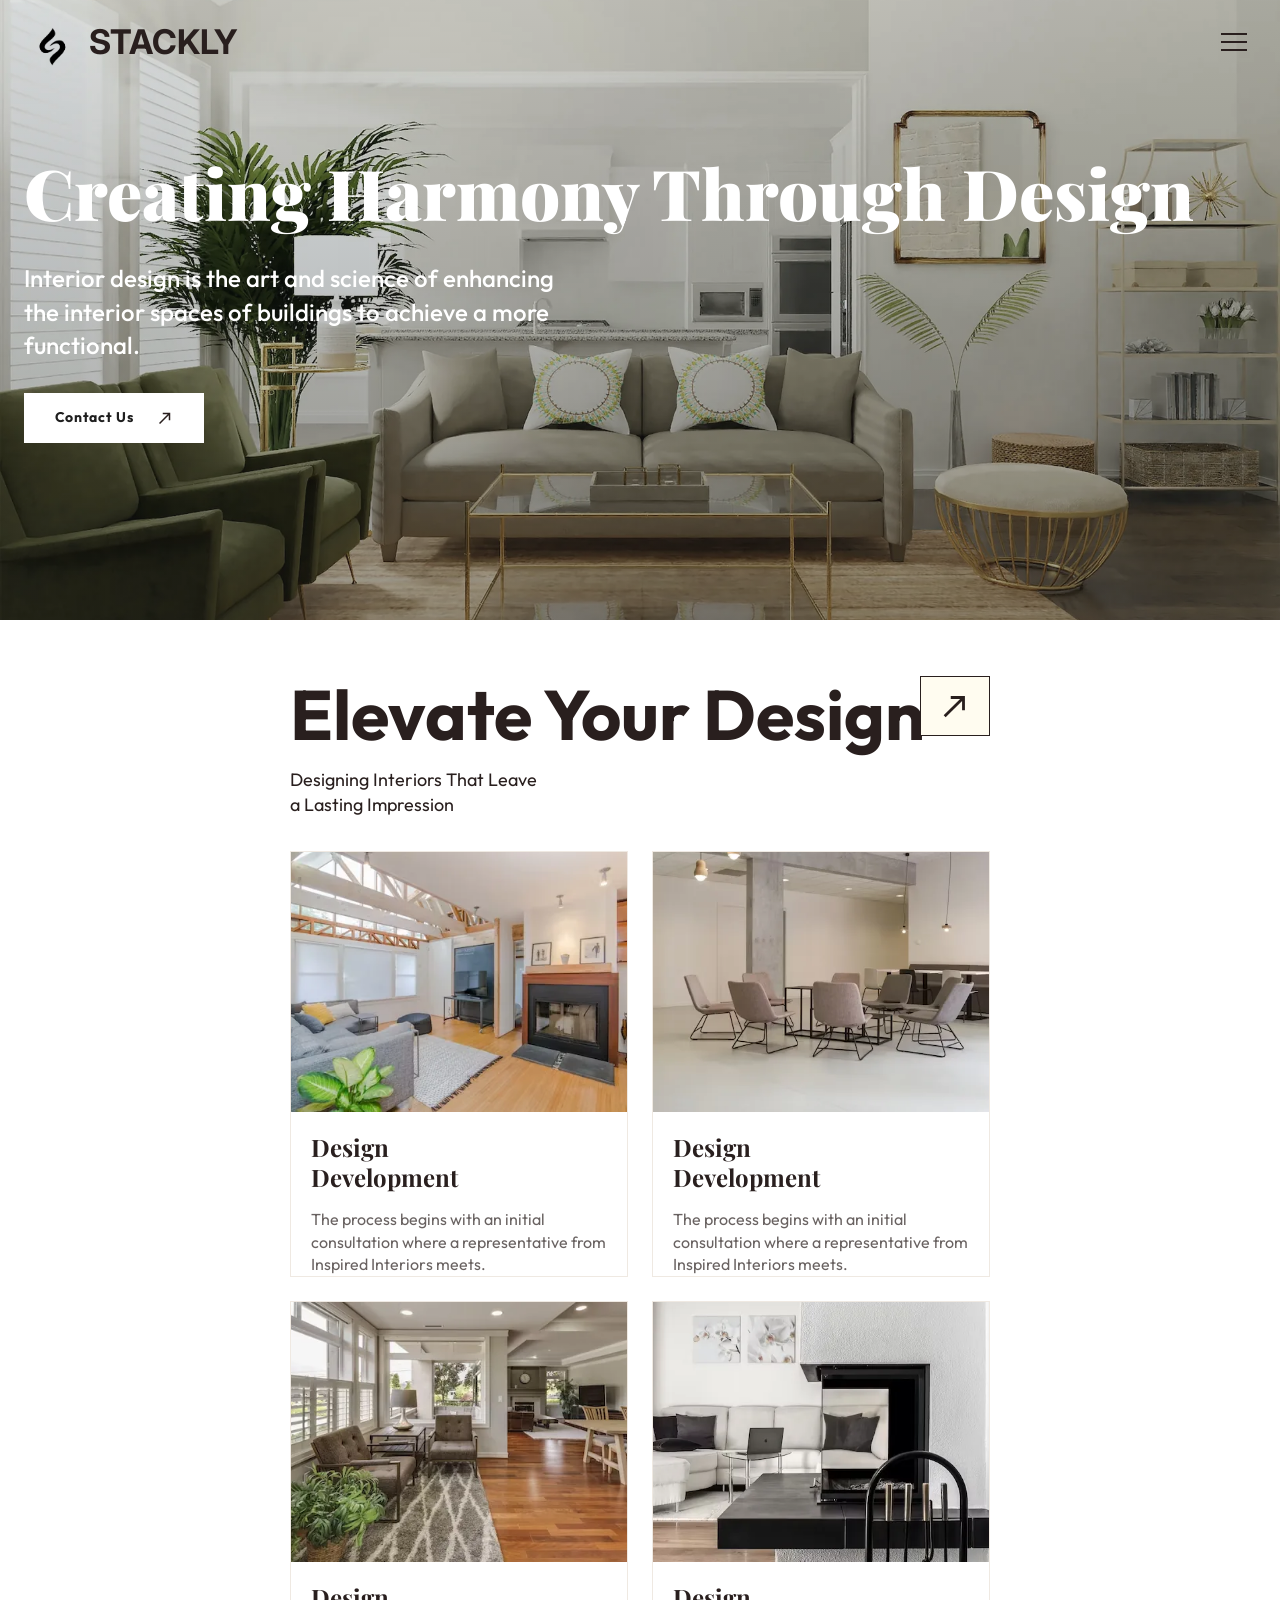
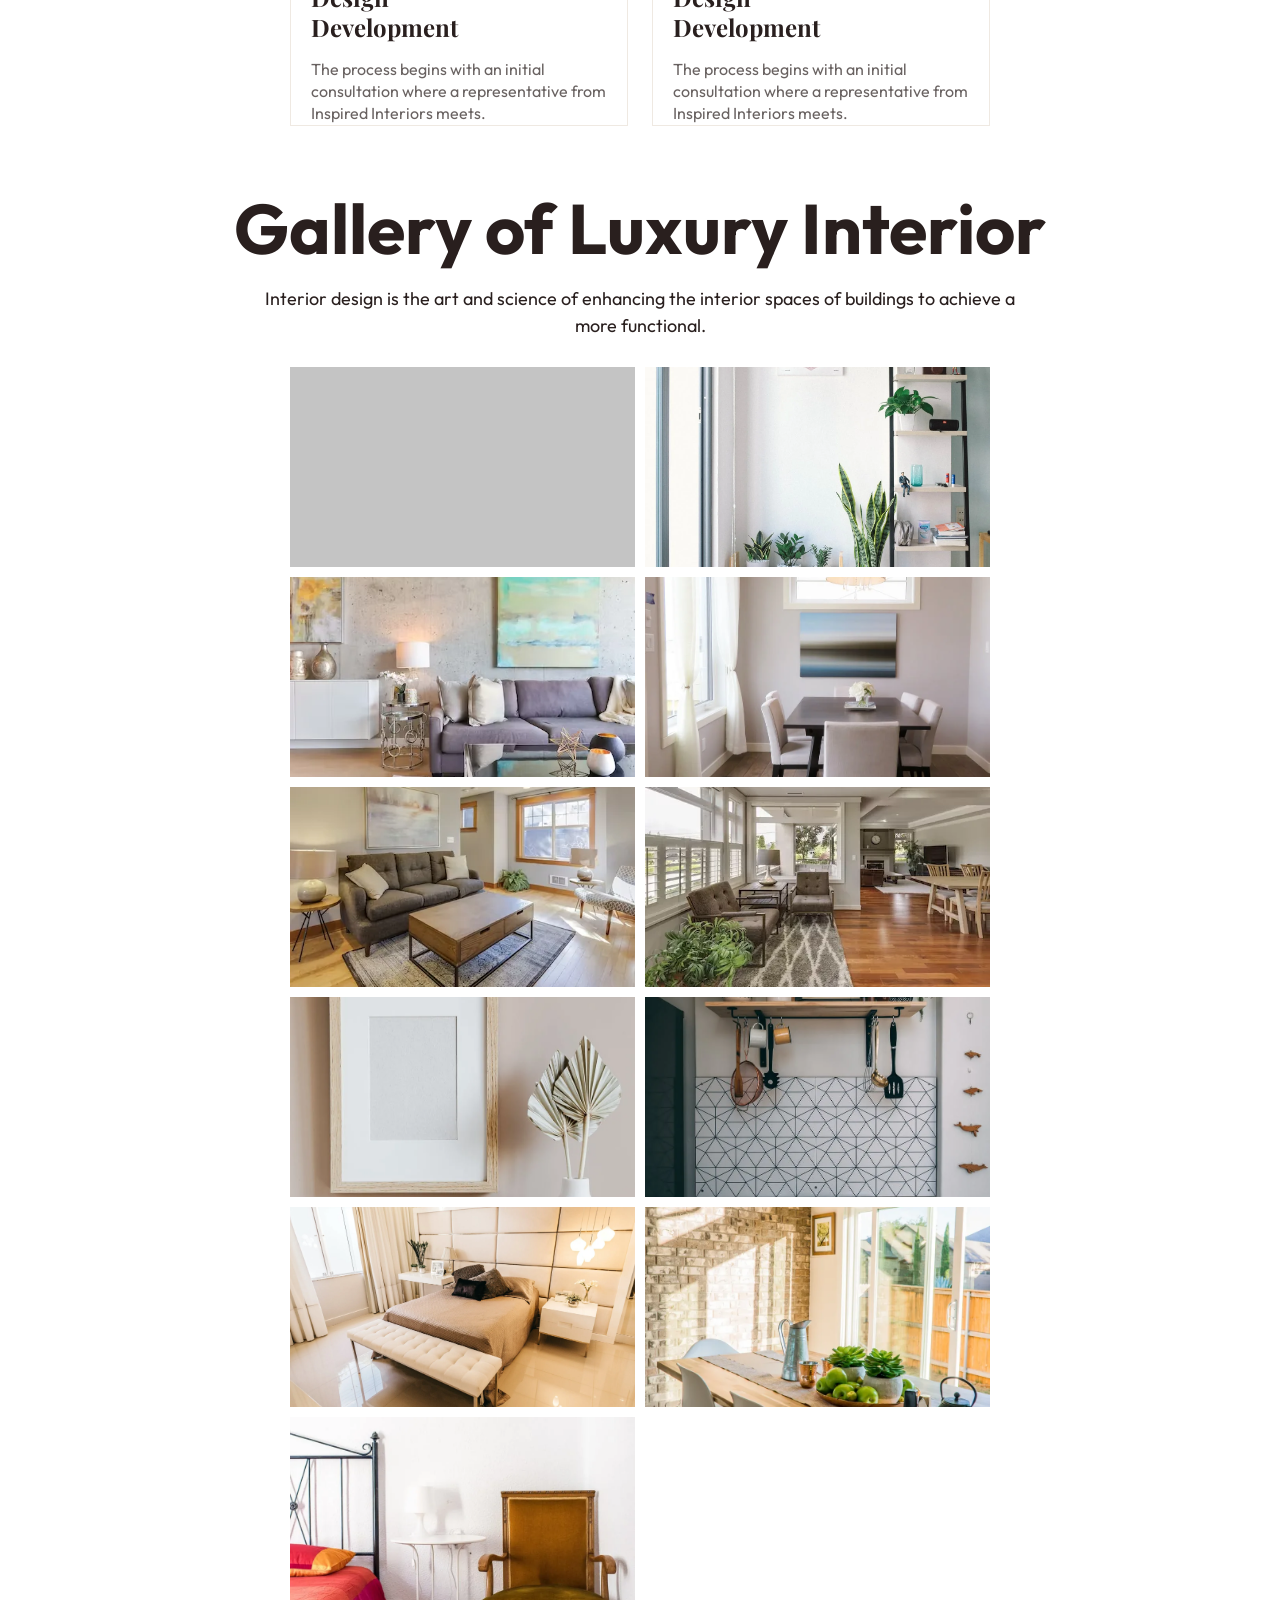
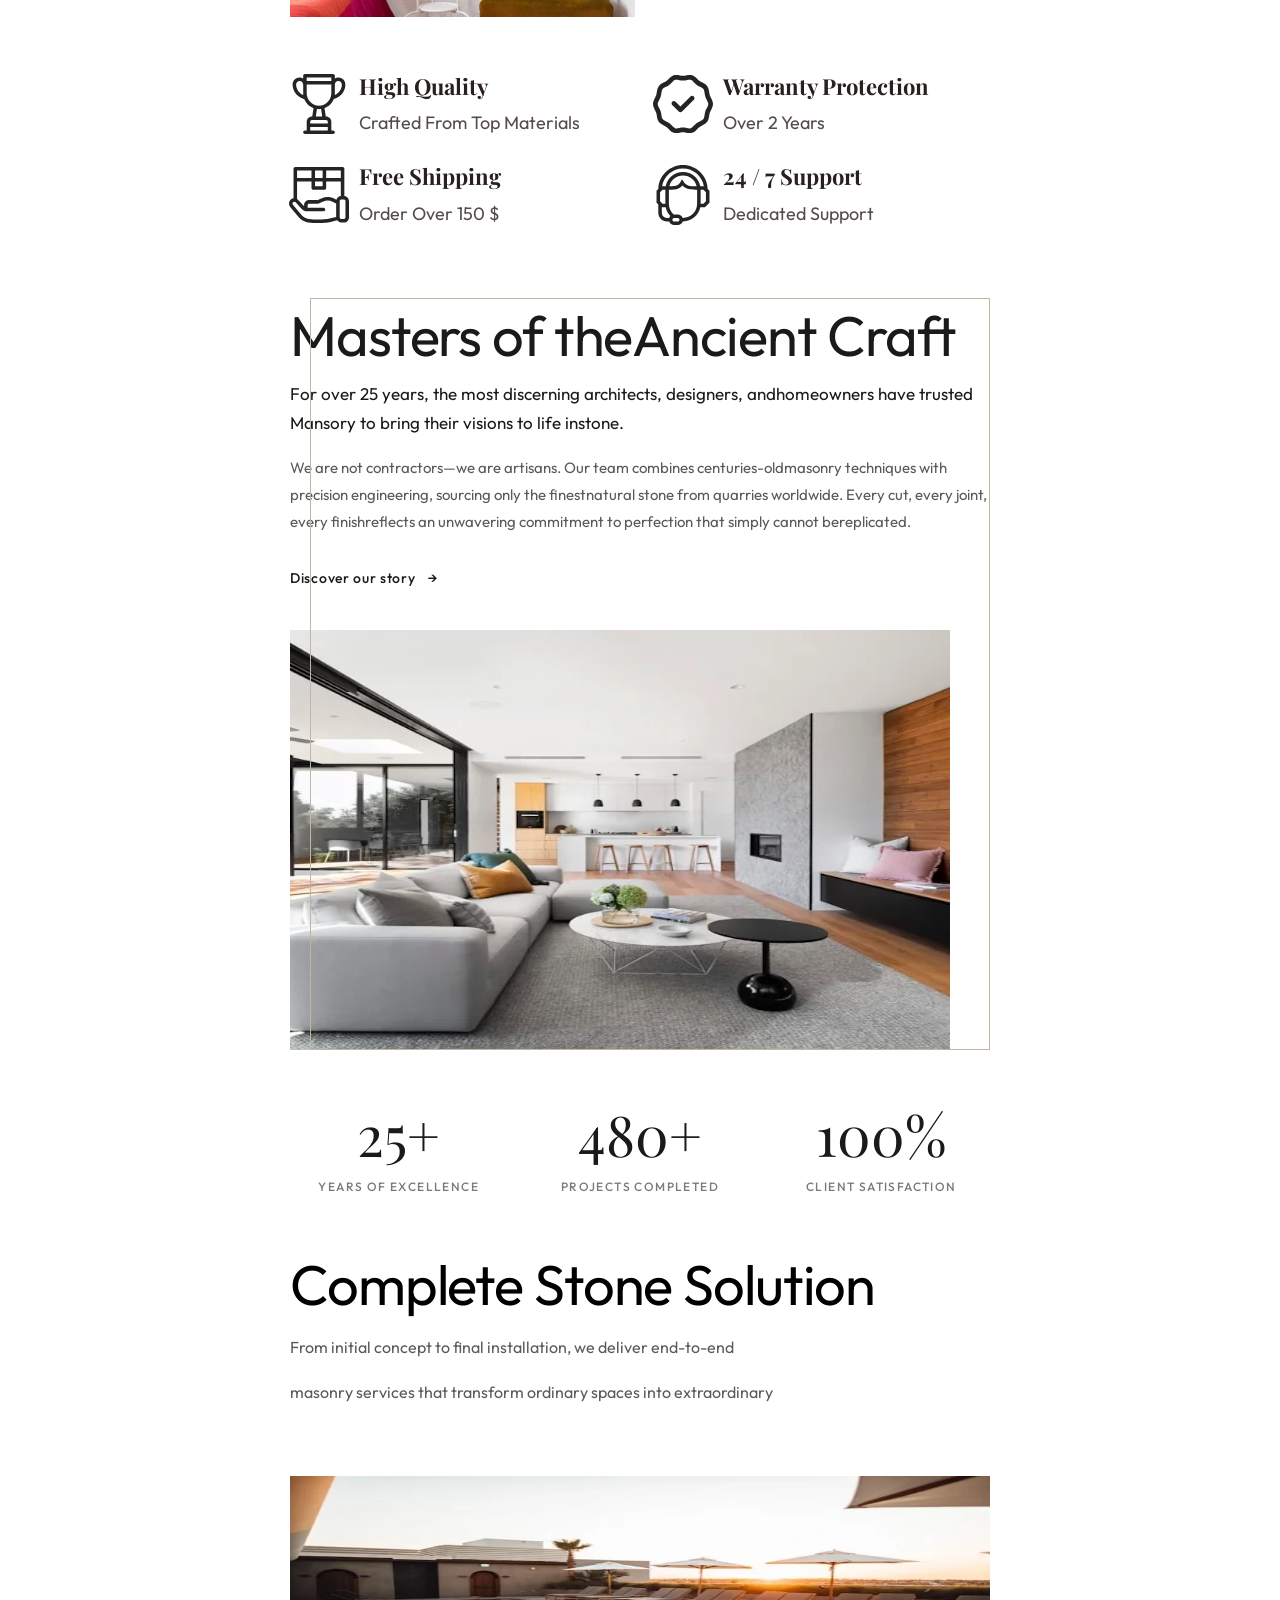
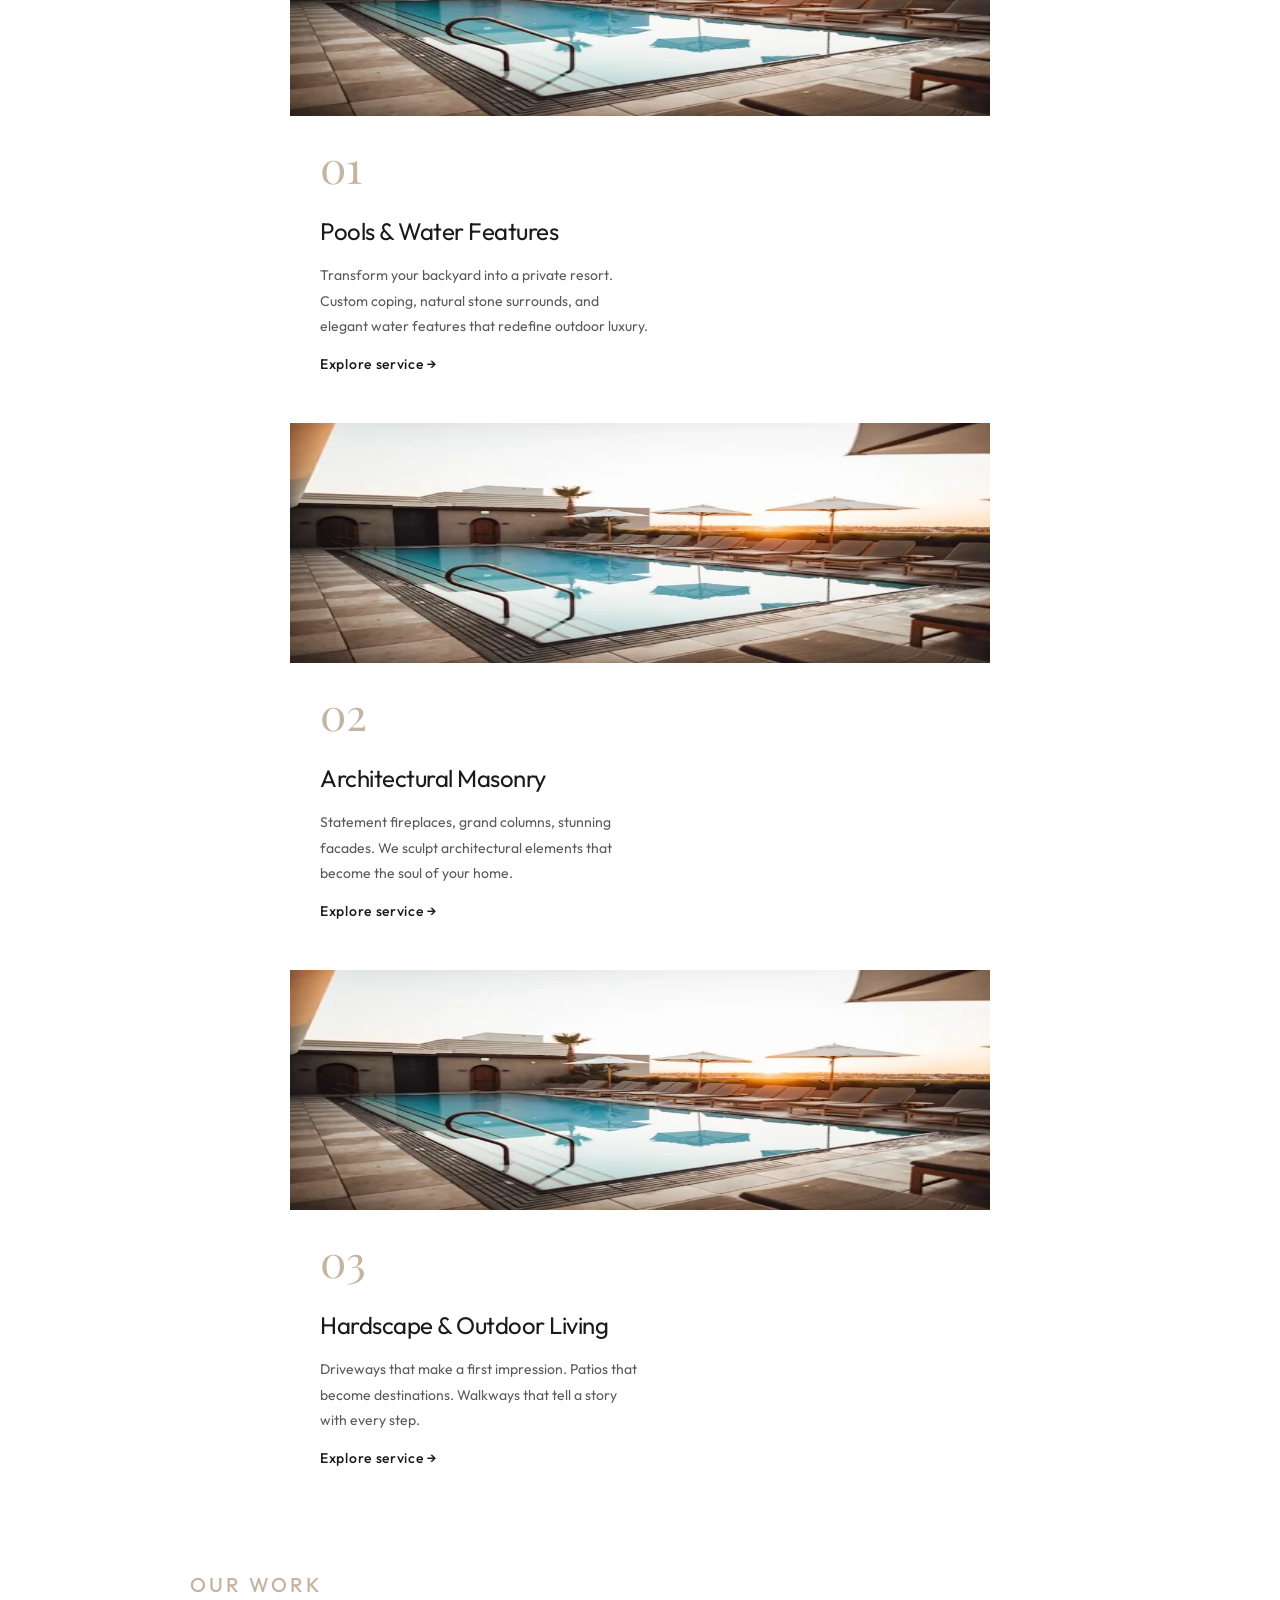
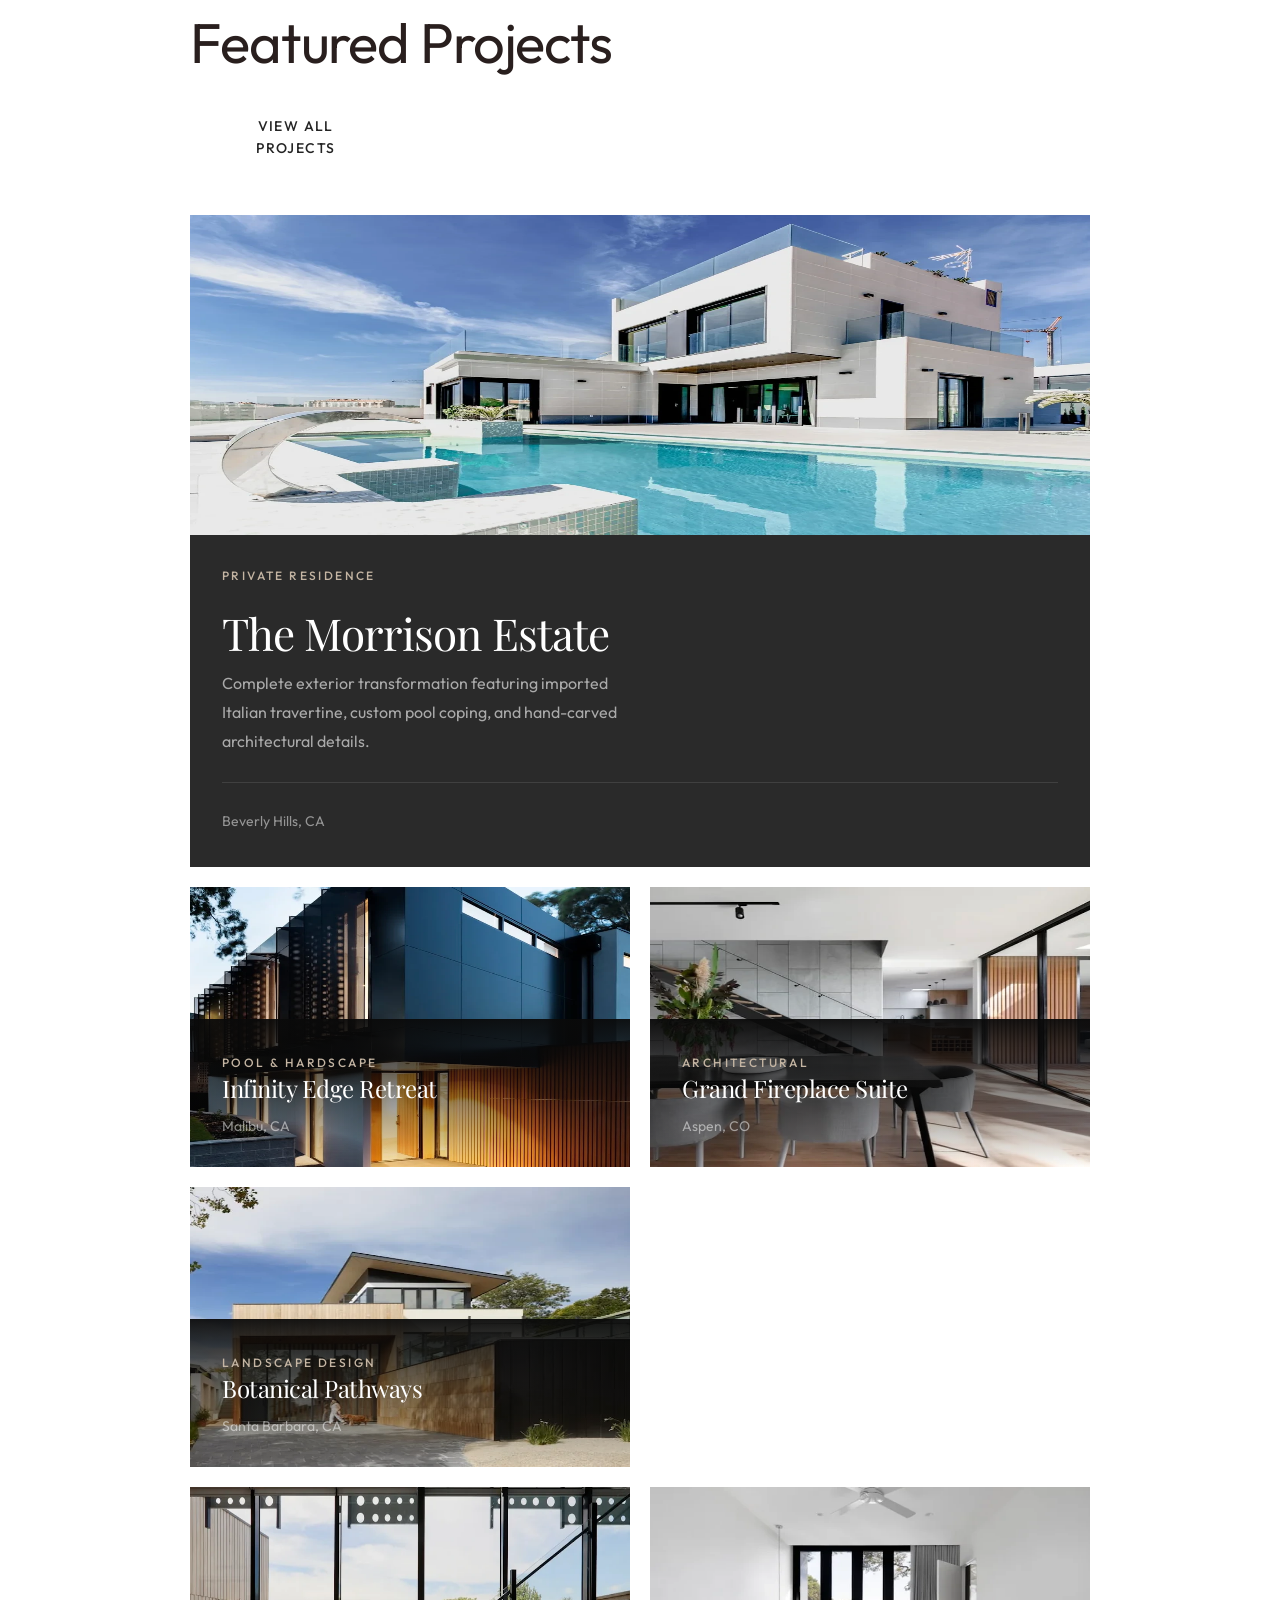
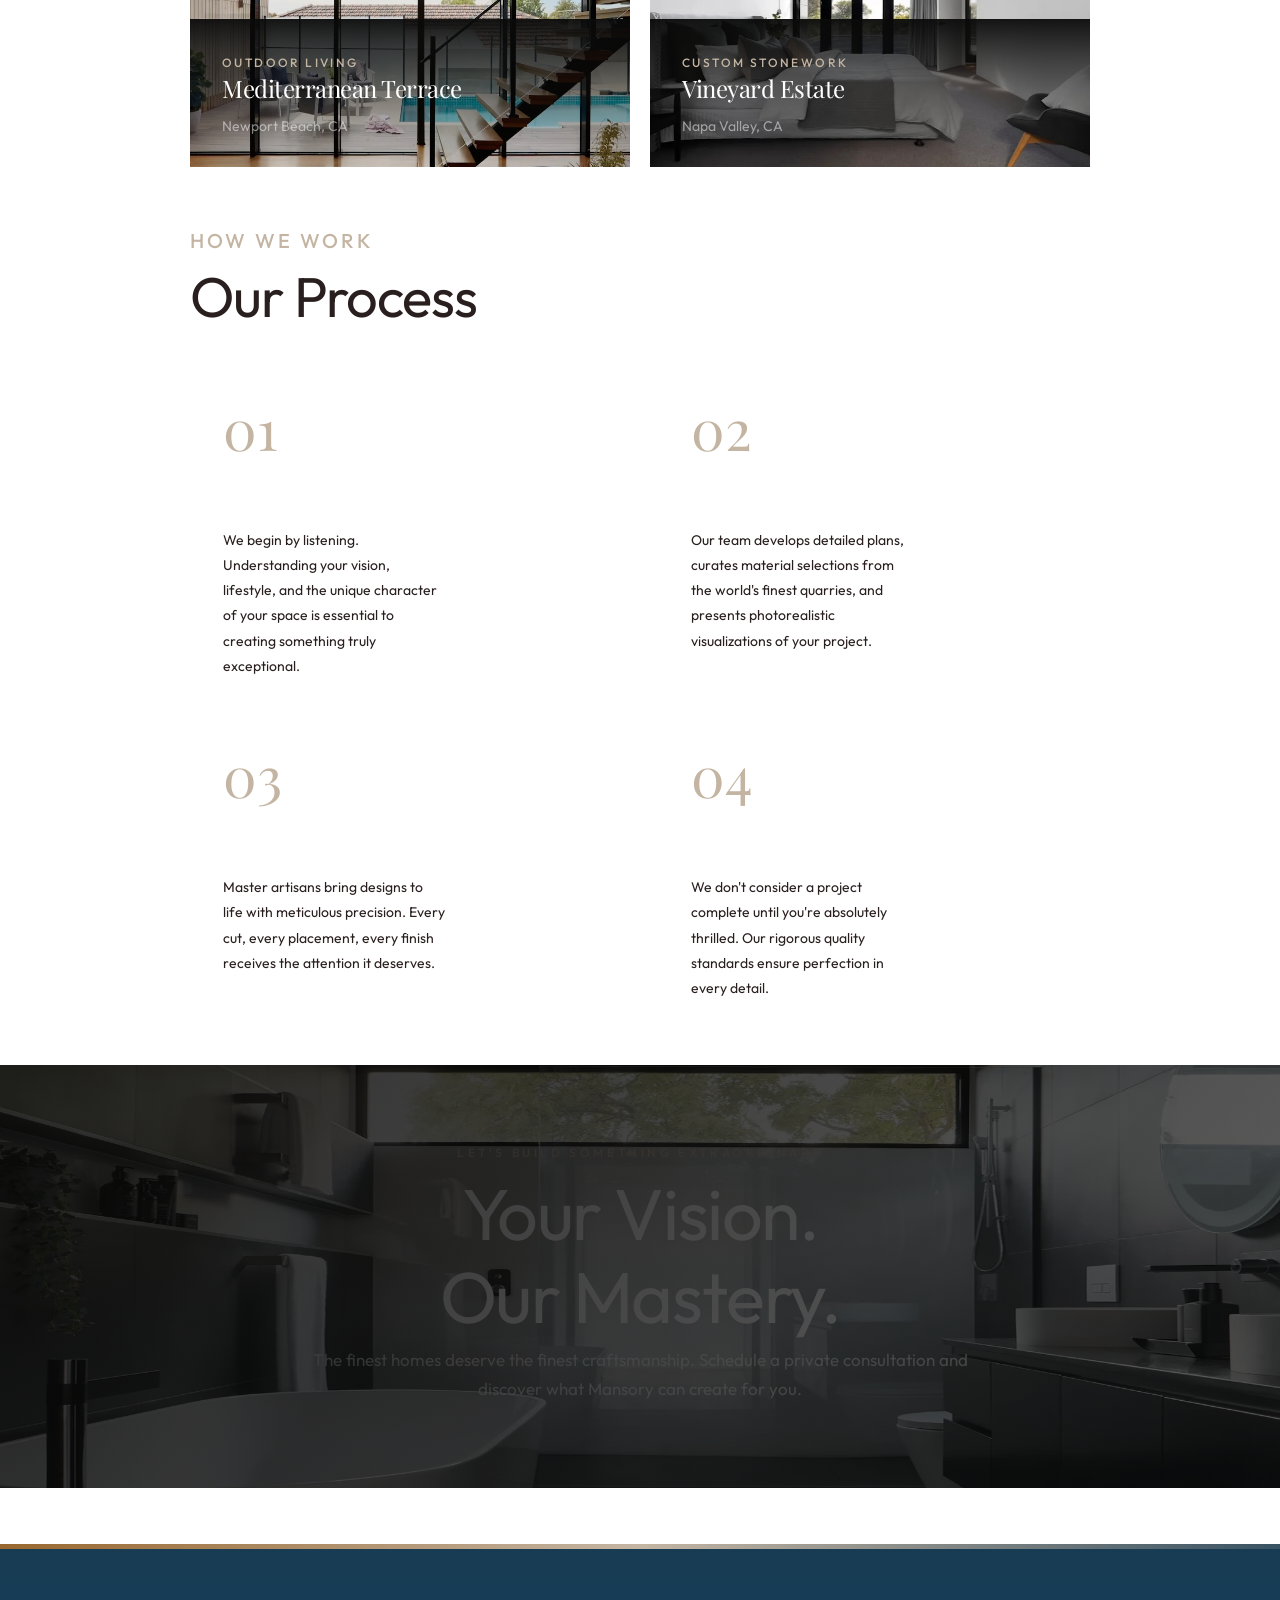
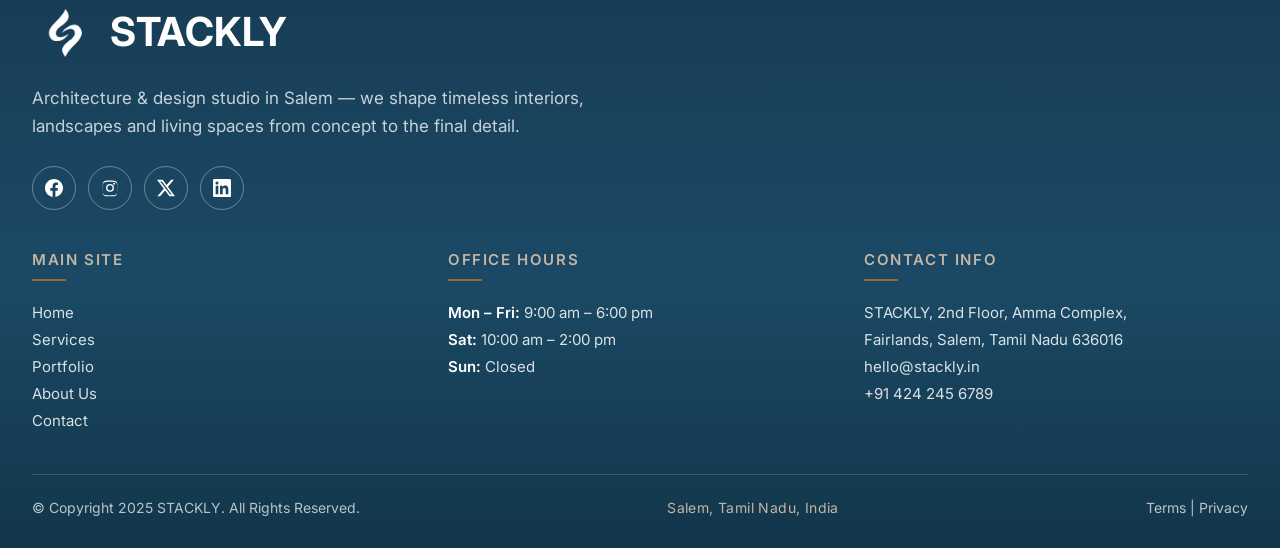
<file: index.html>
<!DOCTYPE html>
<html lang="en">
<head>
<meta charset="UTF-8">
<meta name="viewport" content="width=device-width, initial-scale=1">
<title>STACKLY — Architecture &amp; Design Portfolio</title>
<meta name="description" content="STACKLY — creating harmony through design. Luxury interiors, masonry and complete stone solutions crafted for discerning homes.">
<link rel="stylesheet" href="css/tokens.css">
<link rel="stylesheet" href="css/home.css">
<link rel="stylesheet" href="css/animations.css">
</head>
<body>
<div class="page">

  <!-- ================= header ================= -->
  <header class="site-header">
    <a class="brand" href="index.html" aria-label="STACKLY home">
      <img class="brand-mark" src="assets/img/download-4-1-103fd8c3.webp" alt="">
      <span class="brand-name">STACKLY</span>
    </a>

    <nav class="nav" id="mainNav" aria-label="Main">
      <a class="active" href="index.html">Home</a>
      <a href="about.html">About US</a>
      <a href="services.html">Services</a>
      <a href="portfolio.html">Protfolio</a>
      <a href="contact.html">contact</a>
      <a class="nav-login" href="login.html">Login</a>
    </nav>

    <button class="nav-toggle" id="navToggle" aria-label="Menu" aria-expanded="false">
      <span></span><span></span><span></span>
    </button>

    <a class="btn-nav-contact" href="contact.html">Contact Us</a>
  </header>

  <main>

    <!-- ================= hero ================= -->
    <section class="hero">
      <img class="hero-bg" src="assets/img/spacejoy-trg8989wjfa-unsplash-1-4dda8365.webp" alt="Luxury living room interior">
      <span class="hero-veil"></span>

      <h1 class="hero-title">Creating Harmony Through Design</h1>

      <div class="hero-side">
        <p>Interior design is the art and science of enhancing the interior spaces of buildings to achieve a more functional.</p>
        <a class="hero-btn" href="contact.html">
          Contact Us
          <img src="assets/icons/call-made.svg" alt="">
        </a>
      </div>
    </section>

    <!-- ================= elevate your design ================= -->
    <section class="elevate">
      <div class="elevate-head">
        <h2>Elevate Your Design</h2>
        <p>Designing Interiors That Leave<br>a Lasting Impression</p>
        <a class="elevate-btn" href="portfolio.html" aria-label="View portfolio">
          <img src="assets/icons/call-made.svg" alt="">
        </a>
      </div>

      <div class="elevate-cards">
        <article class="elevate-card">
          <img src="assets/img/placeholder-picture-816704b6.webp" alt="Open plan living room" loading="lazy">
          <div class="ec-body">
            <h3>Design<br>Development</h3>
            <p>The process begins with an initial consultation where a representative from Inspired Interiors meets.</p>
          </div>
        </article>

        <article class="elevate-card">
          <img src="assets/img/placeholder-picture-d86e7b04.webp" alt="Modern meeting space" loading="lazy">
          <div class="ec-body">
            <h3>Design<br>Development</h3>
            <p>The process begins with an initial consultation where a representative from Inspired Interiors meets.</p>
          </div>
        </article>

        <article class="elevate-card">
          <img src="assets/img/placeholder-picture-162695ef.webp" alt="Warm living room with wood floors" loading="lazy">
          <div class="ec-body">
            <h3>Design<br>Development</h3>
            <p>The process begins with an initial consultation where a representative from Inspired Interiors meets.</p>
          </div>
        </article>

        <article class="elevate-card">
          <img src="assets/img/placeholder-picture-0a367c55.webp" alt="Living room with fireplace" loading="lazy">
          <div class="ec-body">
            <h3>Design<br>Development</h3>
            <p>The process begins with an initial consultation where a representative from Inspired Interiors meets.</p>
          </div>
        </article>
      </div>
    </section>

    <!-- ================= gallery ================= -->
    <section class="gallery">
      <h2>Gallery of Luxury Interior</h2>
      <p class="g-sub">Interior design is the art and science of enhancing the interior spaces of buildings to achieve a more functional.</p>

      <div class="mosaic">
        <span class="m-gray" style="left:0;top:0;width:234.1px;height:283.4px"></span>
        <img src="assets/img/rectangle-36-99544b25.webp"    alt="Interior with plants"          loading="lazy" style="left:85.4px;top:0;width:148.7px;height:347px">
        <img src="assets/img/rectangle-38-f18f8112.webp"    alt="Living room with abstract art" loading="lazy" style="left:247.8px;top:63.6px;width:385.3px;height:283.4px">
        <img src="assets/img/rectangle-40-b1670f90.webp"    alt="Dining area with pendant light" loading="lazy" style="left:646.7px;top:298.9px;width:252px;height:356.1px">
        <img src="assets/img/rectangle-46-16145f8f.webp"    alt="Grey sofa living room"         loading="lazy" style="left:646.7px;top:63.6px;width:252px;height:220.8px">
        <img src="assets/img/placeholder-picture-162695ef.webp" alt="Open plan lounge"          loading="lazy" style="left:339.2px;top:361.6px;width:293.9px;height:219.8px">
        <img src="assets/img/rectangle-41-394a75bc.webp"    alt="Framed art on console"         loading="lazy" style="left:912.5px;top:420.6px;width:152.1px;height:219.8px">
        <img src="assets/img/rectangle-44-6b7db8c4.webp"    alt="Patterned kitchen backsplash"  loading="lazy" style="left:1078.2px;top:420.6px;width:272.5px;height:219.8px">
        <img src="assets/img/rectangle-43-9532f812.webp"    alt="Neutral bedroom"              loading="lazy" style="left:912.5px;top:89.9px;width:247.8px;height:316.1px">
        <img src="assets/img/rectangle-45-784384ee.webp"    alt="Brick wall dining nook"        loading="lazy" style="left:1173.9px;top:0;width:228.1px;height:393.4px">
        <img src="assets/img/rectangle-37-a4bb2814.webp"    alt="Bedroom with armchair"         loading="lazy" style="left:85.4px;top:361.6px;width:240.1px;height:293.4px">
      </div>
    </section>

    <!-- ================= features ================= -->
    <section class="features" aria-label="Why choose us">
      <div class="feature">
        <img src="assets/icons/icon-trophy.svg" alt="">
        <div class="ft-text">
          <h3>High Quality</h3>
          <p>crafted from top materials</p>
        </div>
      </div>

      <div class="feature">
        <img src="assets/icons/icon-guarantee.svg" alt="">
        <div class="ft-text">
          <h3>Warranty Protection</h3>
          <p>Over 2 years</p>
        </div>
      </div>

      <div class="feature">
        <img src="assets/icons/icon-shipping.svg" alt="">
        <div class="ft-text">
          <h3>Free Shipping</h3>
          <p>Order over 150 $</p>
        </div>
      </div>

      <div class="feature">
        <img src="assets/icons/icon-support.svg" alt="">
        <div class="ft-text">
          <h3>24 / 7 Support</h3>
          <p>Dedicated support</p>
        </div>
      </div>
    </section>

    <!-- ================= masters of the ancient craft ================= -->
    <section class="masters">
      <div class="masters-content">
        <h2>Masters of the<br>Ancient Craft</h2>

        <p class="m-lead">For over 25 years, the most discerning architects, designers, and<br>homeowners have trusted Mansory to bring their visions to life in<br>stone.</p>

        <p class="m-body">We are not contractors—we are artisans. Our team combines centuries-old<br>masonry techniques with precision engineering, sourcing only the finest<br>natural stone from quarries worldwide. Every cut, every joint, every finish<br>reflects an unwavering commitment to perfection that simply cannot be<br>replicated.</p>

        <a class="m-link" href="about.html">Discover our story <span aria-hidden="true">→</span></a>
      </div>

      <div class="masters-img">
        <img src="assets/img/stone-craftsmanship-detail-3213fed7-crop.webp" alt="Stone craftsmanship detail" loading="lazy">
      </div>
    </section>

    <!-- ================= stats ================= -->
    <section class="stats" aria-label="Our numbers">
      <div class="stat stat--1"><b>25+</b><span>Years of Excellence</span></div>
      <div class="stat stat--2"><b>480+</b><span>Projects Completed</span></div>
      <div class="stat stat--3"><b>100%</b><span>Client Satisfaction</span></div>
    </section>

    <!-- ================= complete stone solution ================= -->
    <section class="stone">
      <h2>Complete Stone Solution</h2>
      <p class="s-1">From initial concept to final installation, we deliver end-to-end</p>
      <p class="s-2">masonry services that transform ordinary spaces into extraordinary</p>
    </section>

    <!-- ================= services ================= -->
    <section class="services-row">
      <article class="svc-card">
        <img src="assets/img/image-26e5e191-crop.webp" alt="Pool and water features" loading="lazy">
        <div class="svc-body">
          <div class="svc-num">01</div>
          <h3>Pools &amp; Water Features</h3>
          <p>Transform your backyard into a private resort.<br>Custom coping, natural stone surrounds, and<br>elegant water features that redefine outdoor luxury.</p>
          <a class="svc-link" href="services.html">Explore service →</a>
        </div>
      </article>

      <article class="svc-card">
        <img src="assets/img/image-26e5e191-crop.webp" alt="Architectural masonry" loading="lazy">
        <div class="svc-body">
          <div class="svc-num">02</div>
          <h3>Architectural Masonry</h3>
          <p>Statement fireplaces, grand columns, stunning<br>facades. We sculpt architectural elements that<br>become the soul of your home.</p>
          <a class="svc-link" href="services.html">Explore service →</a>
        </div>
      </article>

      <article class="svc-card">
        <img src="assets/img/image-26e5e191-crop.webp" alt="Hardscape and outdoor living" loading="lazy">
        <div class="svc-body">
          <div class="svc-num">03</div>
          <h3>Hardscape &amp; Outdoor Living</h3>
          <p>Driveways that make a first impression. Patios that<br>become destinations. Walkways that tell a story<br>with every step.</p>
          <a class="svc-link" href="services.html">Explore service →</a>
        </div>
      </article>
    </section>

    <!-- ================= featured projects ================= -->
    <section class="work">
      <div class="eyebrow">Our Work</div>
      <h2>Featured Projects</h2>
      <a class="work-all" href="portfolio.html">View all projects</a>

      <article class="proj-hero">
        <img src="assets/img/image-96519518-crop.webp" alt="The Morrison Estate" loading="lazy">
        <div class="ph-body">
          <div class="ph-tag">Private Residence</div>
          <h3>The Morrison Estate</h3>
          <p class="ph-desc">Complete exterior transformation featuring imported<br>Italian travertine, custom pool coping, and hand-carved<br>architectural details.</p>
          <div class="ph-meta">Beverly Hills, CA</div>
        </div>
      </article>

      <div class="proj-row proj-row--2">
        <article class="proj-card">
          <img src="assets/img/infinity-edge-retreat-1f6730c9-crop.webp" alt="Infinity Edge Retreat" loading="lazy">
          <div class="pc-overlay">
            <div class="pc-tag">Pool &amp; Hardscape</div>
            <h3>Infinity Edge Retreat</h3>
            <div class="pc-loc">Malibu, CA</div>
          </div>
        </article>

        <article class="proj-card">
          <img src="assets/img/grand-fireplace-suite-24c23981-crop.webp" alt="Grand Fireplace Suite" loading="lazy">
          <div class="pc-overlay">
            <div class="pc-tag">Architectural</div>
            <h3>Grand Fireplace Suite</h3>
            <div class="pc-loc">Aspen, CO</div>
          </div>
        </article>

        <article class="proj-card">
          <img src="assets/img/botanical-pathways-4470a4c4-crop.webp" alt="Botanical Pathways" loading="lazy">
          <div class="pc-overlay">
            <div class="pc-tag">Landscape Design</div>
            <h3>Botanical Pathways</h3>
            <div class="pc-loc">Santa Barbara, CA</div>
          </div>
        </article>
      </div>

      <div class="proj-row proj-row--3">
        <article class="proj-card">
          <img src="assets/img/mediterranean-terrace-b71ef768-crop.webp" alt="Mediterranean Terrace" loading="lazy">
          <div class="pc-overlay">
            <div class="pc-tag">Outdoor Living</div>
            <h3>Mediterranean Terrace</h3>
            <div class="pc-loc">Newport Beach, CA</div>
          </div>
        </article>

        <article class="proj-card">
          <img src="assets/img/vineyard-estate-1ac54fca-crop.webp" alt="Vineyard Estate" loading="lazy">
          <div class="pc-overlay">
            <div class="pc-tag">Custom Stonework</div>
            <h3>Vineyard Estate</h3>
            <div class="pc-loc">Napa Valley, CA</div>
          </div>
        </article>
      </div>
    </section>

    <!-- ================= our process ================= -->
    <section class="process">
      <div class="eyebrow">How We Work</div>
      <h2>Our Process</h2>

      <div class="steps">
        <div class="step">
          <b>01</b>
          <h3>Discovery</h3>
          <p>We begin by listening.<br>Understanding your vision,<br>lifestyle, and the unique character<br>of your space is essential to<br>creating something truly<br>exceptional.</p>
        </div>

        <div class="step">
          <b>02</b>
          <h3>Design</h3>
          <p>Our team develops detailed plans,<br>curates material selections from<br>the world's finest quarries, and<br>presents photorealistic<br>visualizations of your project.</p>
        </div>

        <div class="step">
          <b>03</b>
          <h3>Craft</h3>
          <p>Master artisans bring designs to<br>life with meticulous precision. Every<br>cut, every placement, every finish<br>receives the attention it deserves.</p>
        </div>

        <div class="step">
          <b>04</b>
          <h3>Deliver</h3>
          <p>We don't consider a project<br>complete until you're absolutely<br>thrilled. Our rigorous quality<br>standards ensure perfection in<br>every detail.</p>
        </div>
      </div>
    </section>

    <!-- ================= call to action ================= -->
    <section class="cta">
      <img src="assets/img/call-to-action-ed5d23f1-crop.webp" alt="" loading="lazy">
      <div class="cta-inner">
        <div class="cta-eyebrow">Let's Build Something Extraordinary</div>
        <h2>Your Vision.<br>Our Mastery.</h2>
        <p>The finest homes deserve the finest craftsmanship. Schedule a private consultation and<br>discover what Mansory can create for you.</p>
      </div>
    </section>

    <div class="pre-footer-gap"></div>
  </main>

  <!-- ================= footer ================= -->
    <footer class="site-footer">
    <div class="f-inner">
      <div class="f-top">
        <div class="f-brandblock">
          <div class="f-logo-row">
            <img class="f-logo" src="assets/img/download-3-1-2eb7c656.webp" alt="STACKLY">
            <span class="f-brand">STACKLY</span>
          </div>
          <p class="f-about">Architecture &amp; design studio in Salem — we shape timeless interiors, landscapes and living spaces from concept to the final detail.</p>

          <div class="f-social">
            <a href="https://www.facebook.com/login" target="_blank" rel="noopener" aria-label="Facebook"><svg viewBox="0 0 24 24" aria-hidden="true"><path d="M24 12.073c0-6.627-5.373-12-12-12s-12 5.373-12 12c0 5.99 4.388 10.954 10.125 11.854v-8.385H7.078v-3.47h3.047V9.43c0-3.007 1.792-4.669 4.533-4.669 1.312 0 2.686.235 2.686.235v2.953H15.83c-1.491 0-1.956.925-1.956 1.874v2.25h3.328l-.532 3.47h-2.796v8.385C19.612 23.027 24 18.062 24 12.073z"/></svg></a>
            <a href="https://www.instagram.com/accounts/login/" target="_blank" rel="noopener" aria-label="Instagram"><svg viewBox="0 0 24 24" aria-hidden="true"><path d="M12 2.16c3.2 0 3.58.01 4.85.07 1.17.05 1.8.25 2.23.41.56.22.96.48 1.38.9.42.42.68.82.9 1.38.16.42.36 1.06.41 2.23.06 1.27.07 1.65.07 4.85s-.01 3.58-.07 4.85c-.05 1.17-.25 1.8-.41 2.23-.22.56-.48.96-.9 1.38-.42.42-.82.68-1.38.9-.42.16-1.06.36-2.23.41-1.27.06-1.65.07-4.85.07s-3.58-.01-4.85-.07c-1.17-.05-1.8-.25-2.23-.41-.56-.22-.96-.48-1.38-.9-.42-.42-.68-.82-.9-1.38-.16-.42-.36-1.06-.41-2.23C2.17 15.58 2.16 15.2 2.16 12s.01-3.58.07-4.85c.05-1.17.25-1.8.41-2.23.22-.56.48-.96.9-1.38.42-.42.82-.68 1.38-.9.42-.16 1.06-.36 2.23-.41C8.42 2.17 8.8 2.16 12 2.16zm0 1.62c-3.15 0-3.52.01-4.77.07-1.15.05-1.77.24-2.18.4-.55.21-.94.47-1.35.88-.41.41-.67.8-.88 1.35-.16.41-.35 1.03-.4 2.18-.06 1.25-.07 1.62-.07 4.77s.01 3.52.07 4.77c.05 1.15.24 1.77.4 2.18.21.55.47.94.88 1.35.41.41.8.67 1.35.88.41.16 1.03.35 2.18.4 1.25.06 1.62.07 4.77.07s3.52-.01 4.77-.07c1.15-.05 1.77-.24 2.18-.4.55-.21.94-.47 1.35-.88.41-.41.67-.8.88-1.35.16-.41.35-1.03.4-2.18.06-1.25.07-1.62.07-4.77s-.01-3.52-.07-4.77c-.05-1.15-.24-1.77-.4-2.18a3.61 3.61 0 0 0-.88-1.35 3.61 3.61 0 0 0-1.35-.88c-.41-.16-1.03-.35-2.18-.4-1.25-.06-1.62-.07-4.77-.07zm0 2.76a5.29 5.29 0 1 1 0 10.58 5.29 5.29 0 0 1 0-10.58zm0 8.72a3.43 3.43 0 1 0 0-6.86 3.43 3.43 0 0 0 0 6.86zm6.74-8.93a1.24 1.24 0 1 1-2.48 0 1.24 1.24 0 0 1 2.48 0z"/></svg></a>
            <a href="https://x.com/i/flow/login" target="_blank" rel="noopener" aria-label="X"><svg viewBox="0 0 24 24" aria-hidden="true"><path d="M18.901 1.153h3.68l-8.04 9.19L24 22.846h-7.406l-5.8-7.584-6.638 7.584H.474l8.6-9.83L0 1.154h7.594l5.243 6.932L18.901 1.153zm-1.29 19.49h2.039L6.486 3.24H4.298L17.61 20.643z"/></svg></a>
            <a href="https://www.linkedin.com/login" target="_blank" rel="noopener" aria-label="LinkedIn"><svg viewBox="0 0 24 24" aria-hidden="true"><path d="M20.447 20.452h-3.554v-5.569c0-1.328-.027-3.037-1.852-3.037-1.853 0-2.136 1.445-2.136 2.939v5.667H9.351V9h3.414v1.561h.046c.477-.9 1.637-1.85 3.37-1.85 3.601 0 4.267 2.37 4.267 5.455v6.286zM5.337 7.433a2.06 2.06 0 1 1 0-4.126 2.06 2.06 0 0 1 0 4.126zm1.782 13.019H3.555V9h3.564v11.452zM22.225 0H1.771C.792 0 0 .774 0 1.729v20.542C0 23.227.792 24 1.771 24h20.451C23.2 24 24 23.227 24 22.271V1.729C24 .774 23.2 0 22.225 0z"/></svg></a>
          </div>
        </div>

        <div class="f-cols">
          <div class="f-col f-col--site">
            <h4>Main Site</h4>
            <ul>
              <li><a href="index.html">Home</a></li>
              <li><a href="services.html">Services</a></li>
              <li><a href="portfolio.html">Portfolio</a></li>
              <li><a href="about.html">About Us</a></li>
              <li><a href="contact.html">Contact</a></li>
            </ul>
          </div>

          <div class="f-col f-col--hours">
            <h4>Office Hours</h4>
            <ul>
              <li><strong>Mon &ndash; Fri:</strong> 9:00 am &ndash; 6:00 pm</li>
              <li><strong>Sat:</strong> 10:00 am &ndash; 2:00 pm</li>
              <li><strong>Sun:</strong> Closed</li>
            </ul>
          </div>

          <div class="f-col f-col--contact">
            <h4>Contact Info</h4>
            <ul>
              <li>STACKLY, 2nd Floor, Amma Complex,</li>
              <li>Fairlands, Salem, Tamil Nadu 636016</li>
              <li><a href="mailto:hello@stackly.in">hello@stackly.in</a></li>
              <li><a href="tel:+914242456789">+91 424 245 6789</a></li>
            </ul>
          </div>
        </div>
      </div>

      <div class="f-bottom">
        <div class="f-copy">&copy; Copyright 2025 STACKLY. All Rights Reserved.</div>
        <div class="f-loc">Salem, Tamil Nadu, India</div>
        <a class="f-terms" href="#">Terms | Privacy</a>
      </div>
    </div>
  </footer>

</div>

<script src="js/main.js"></script>
<script src="js/animations.js"></script>
</body>
</html>
</file>
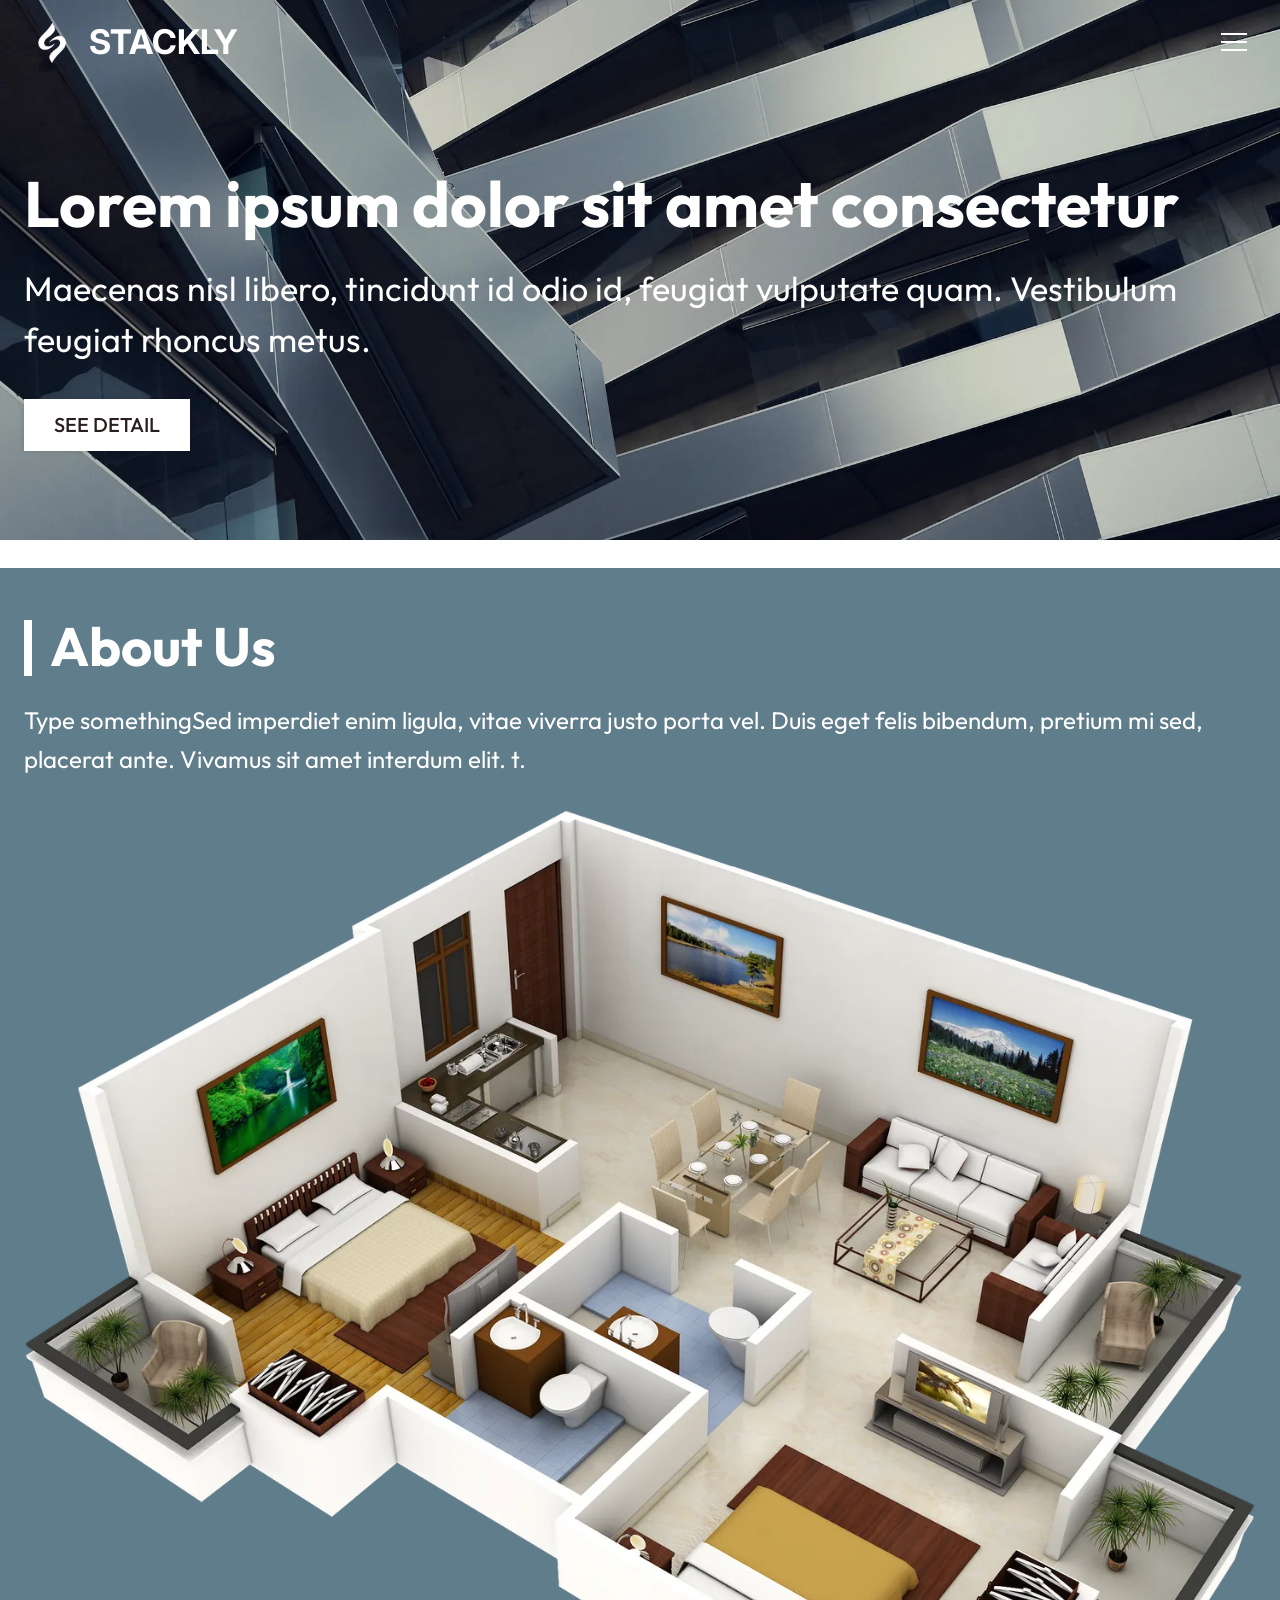
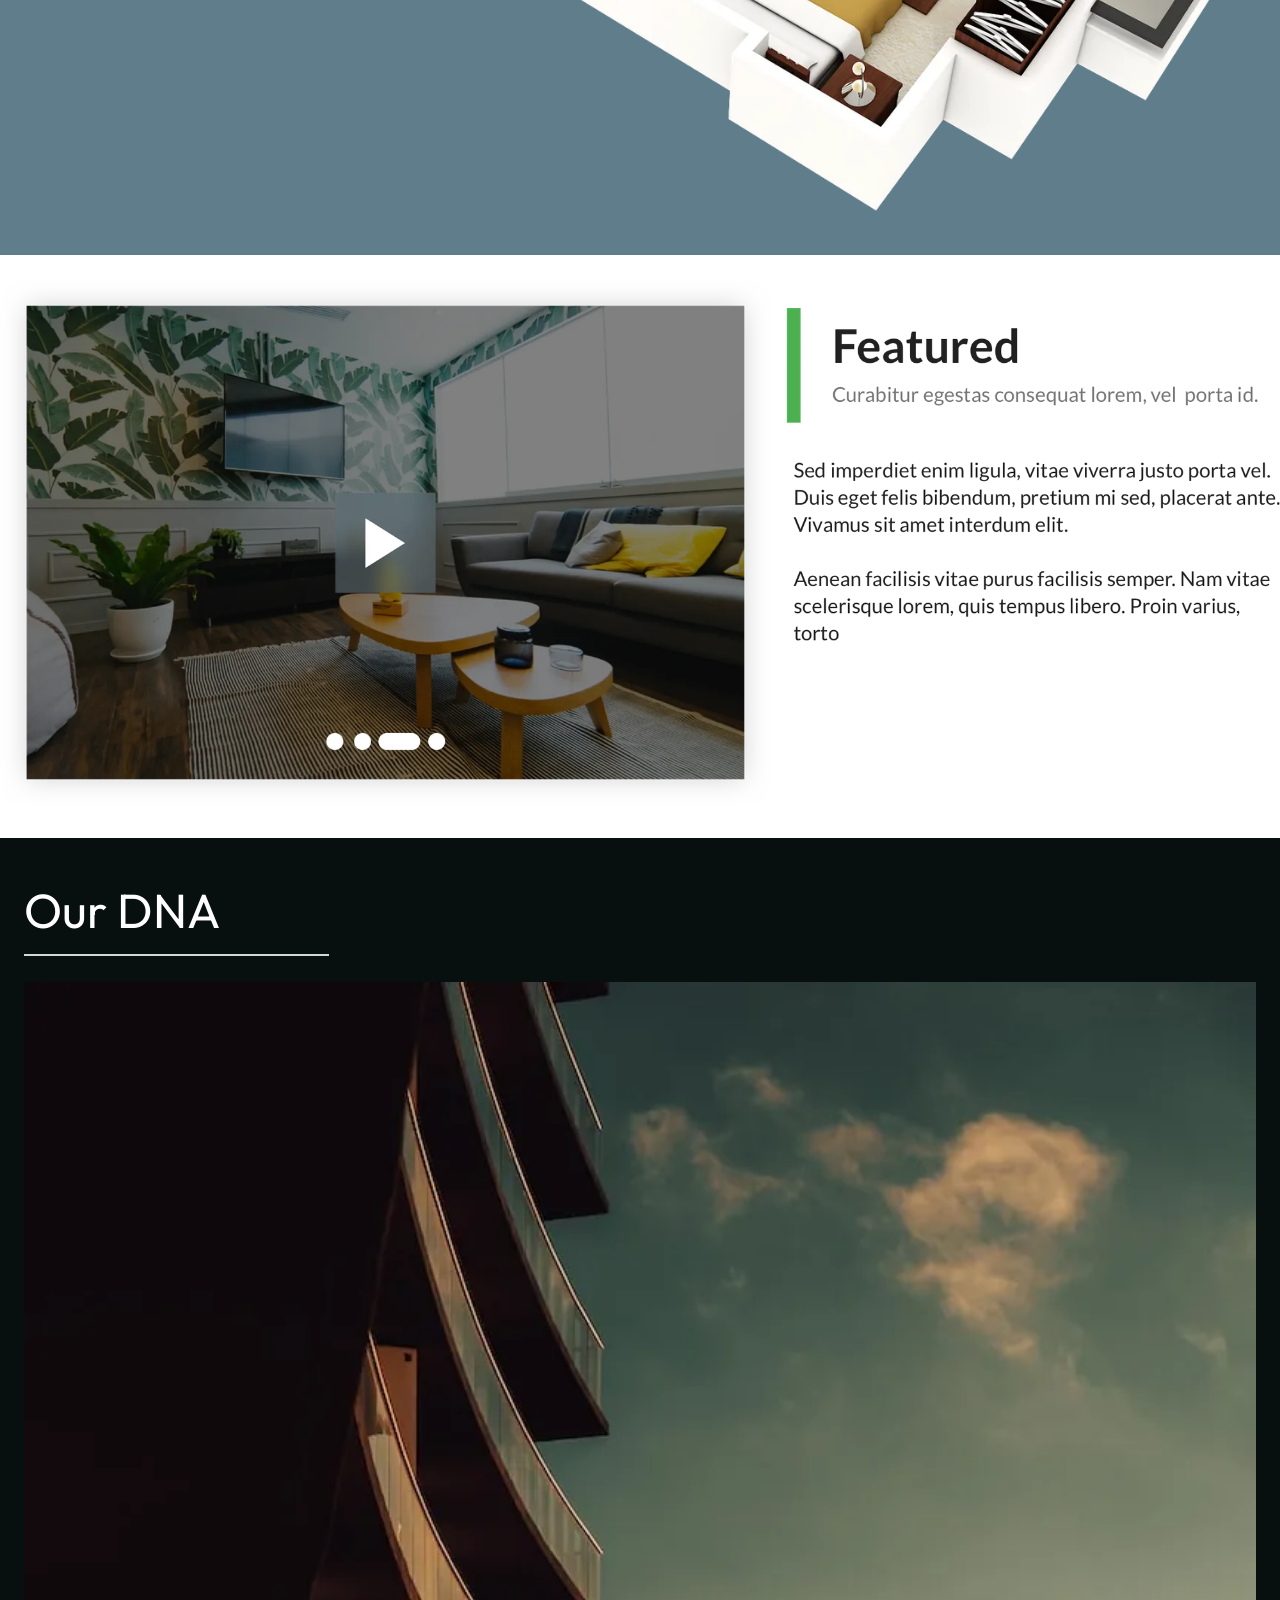
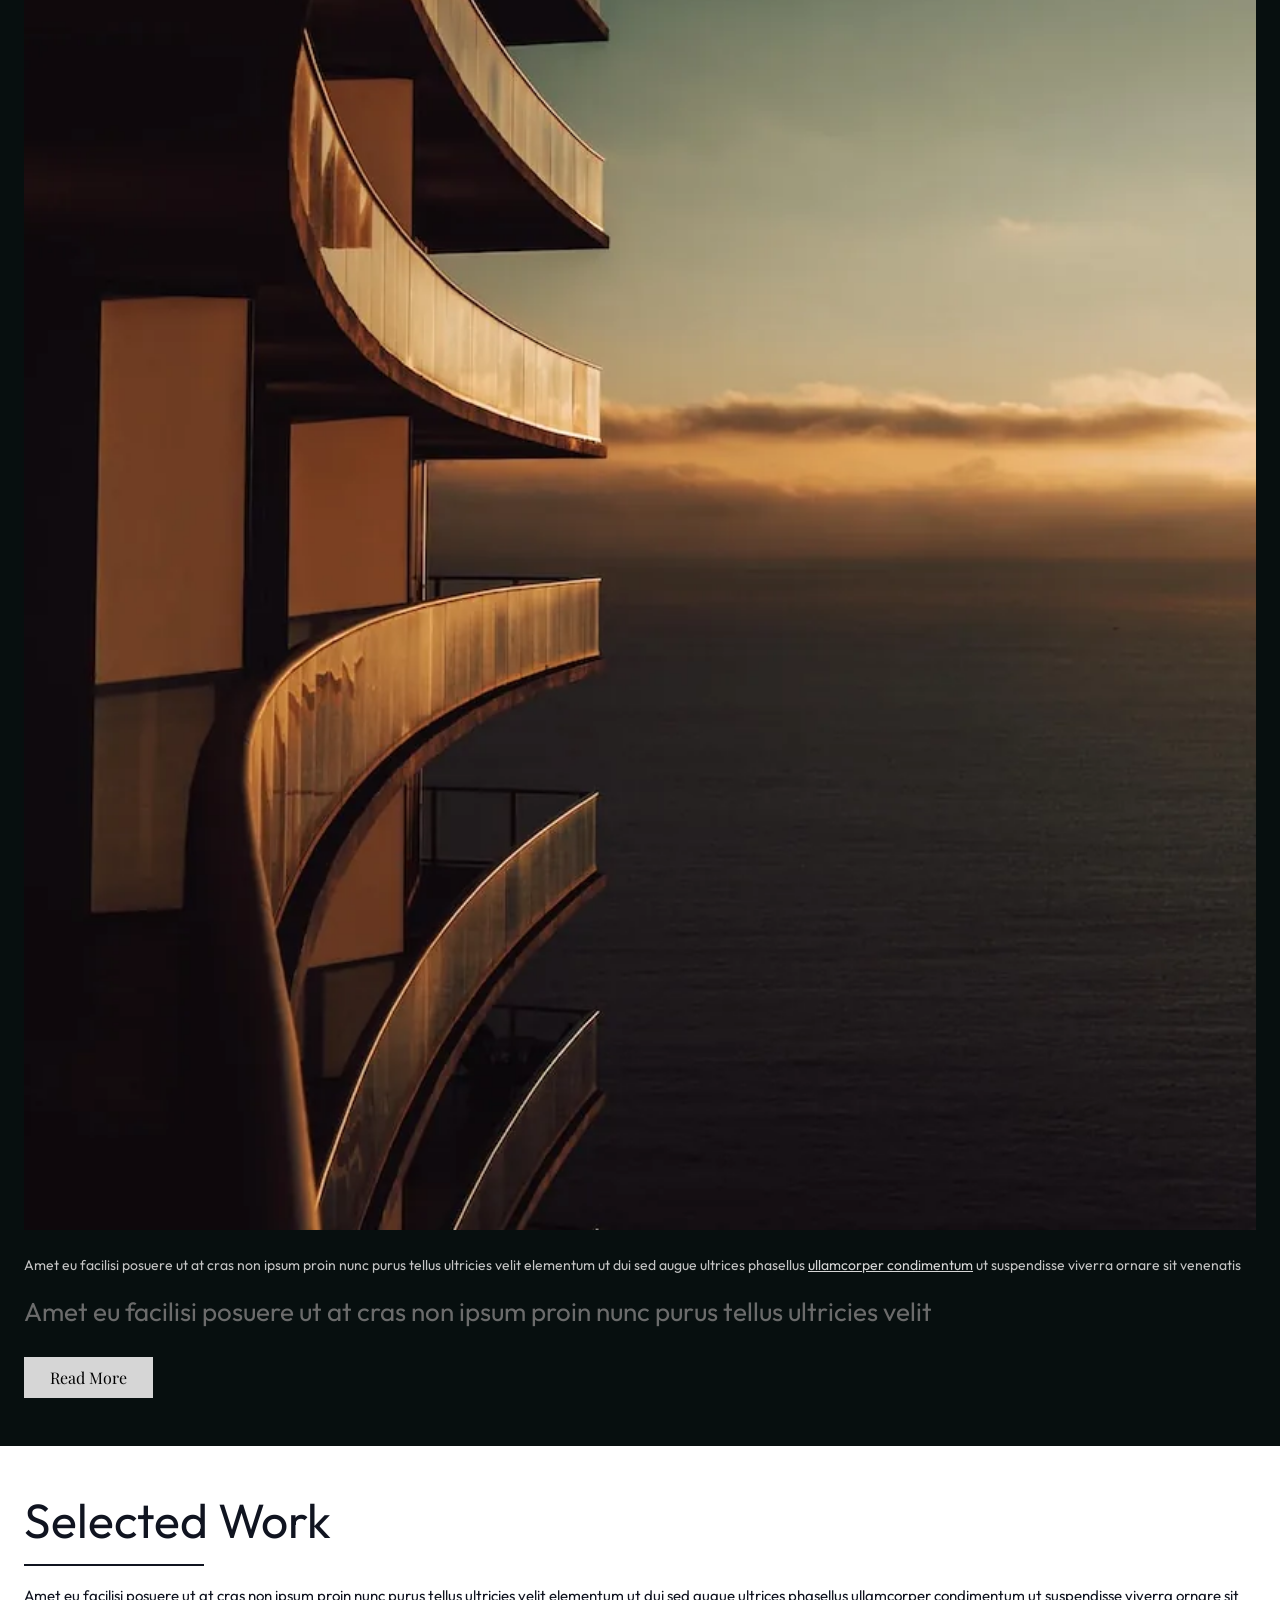
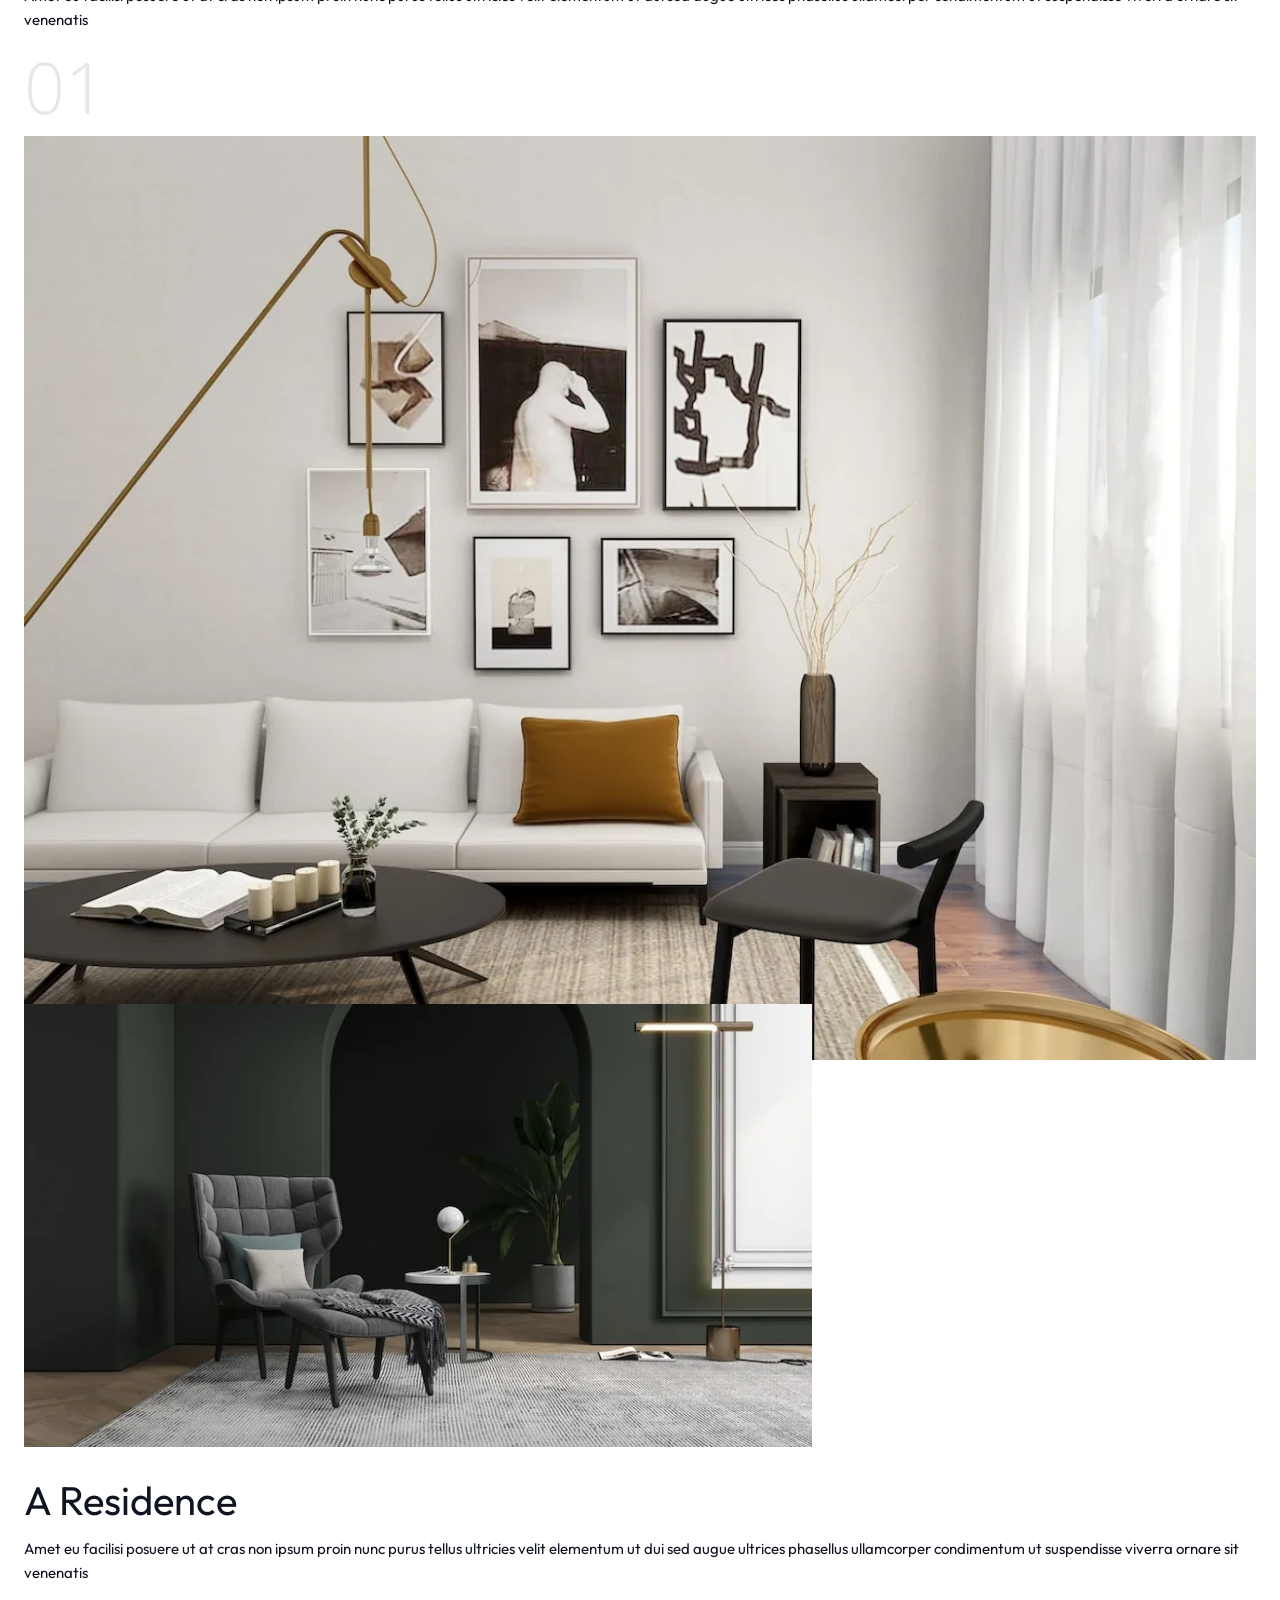
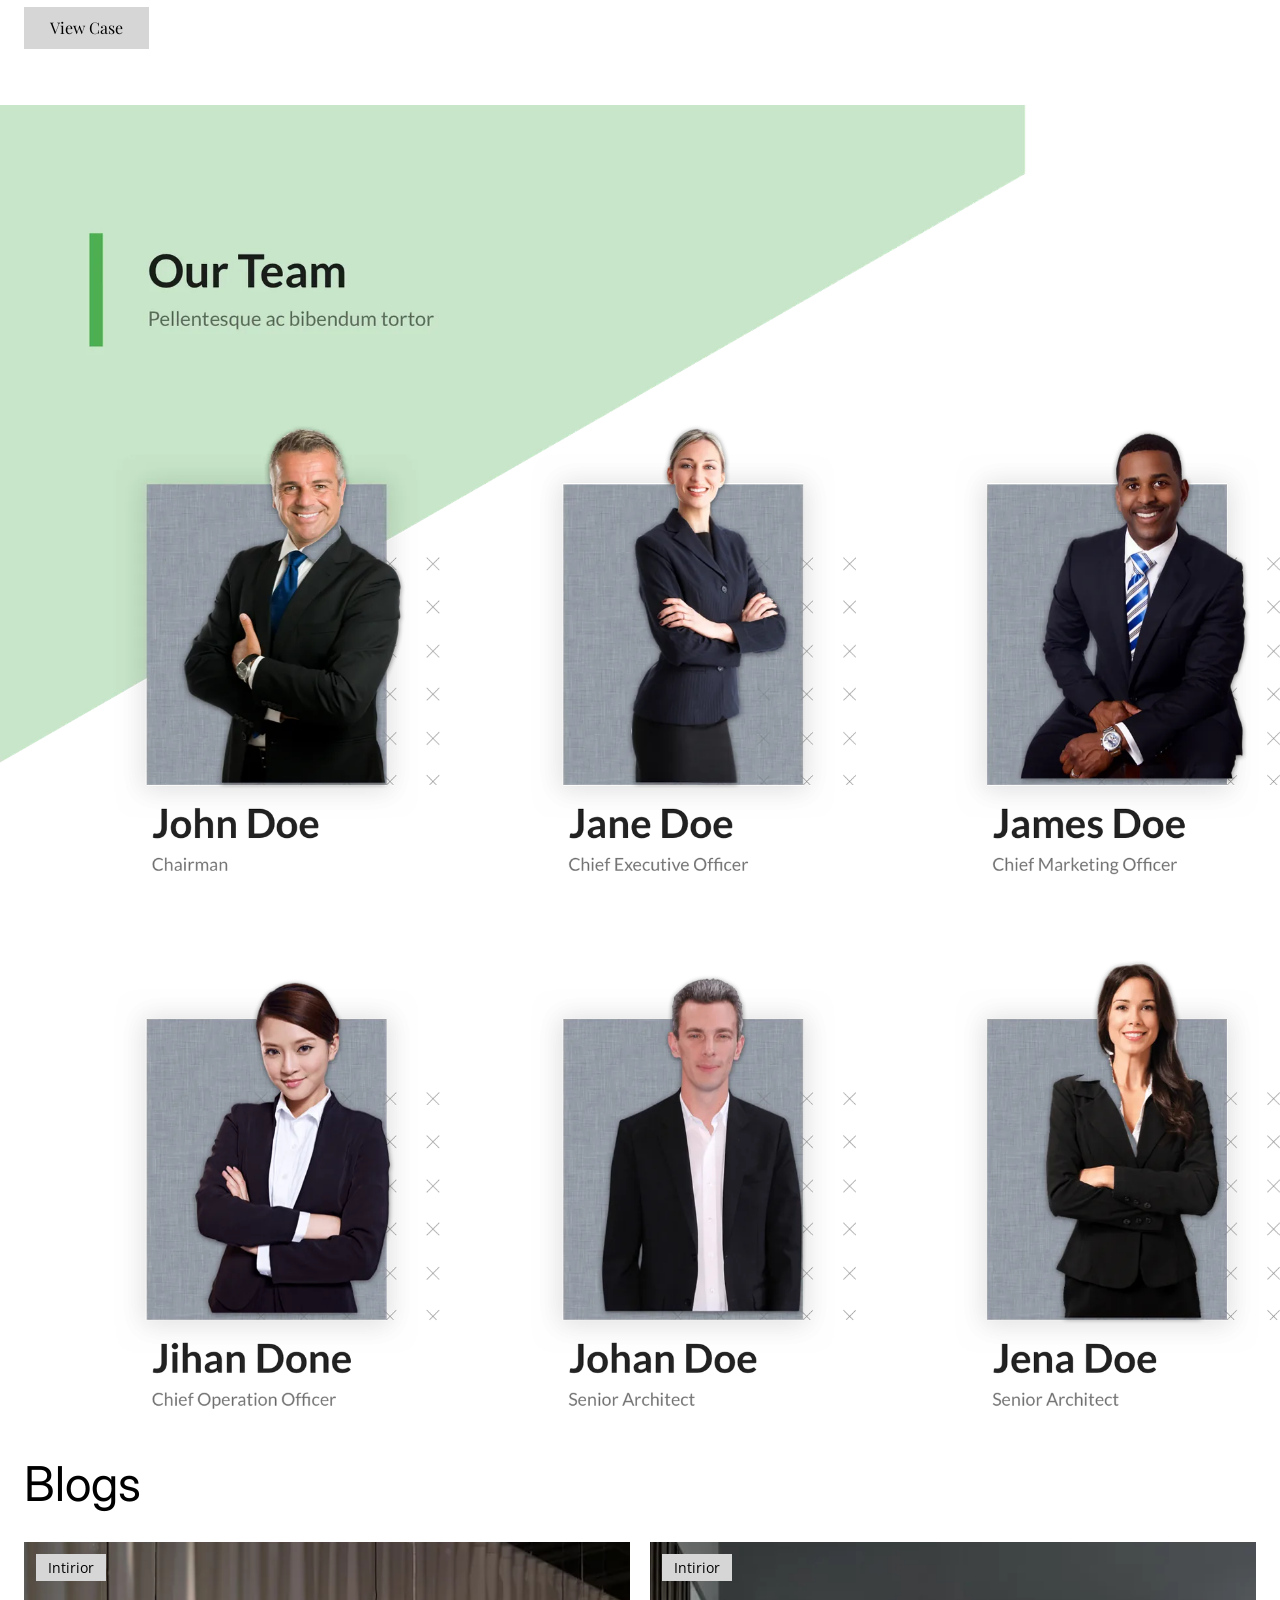
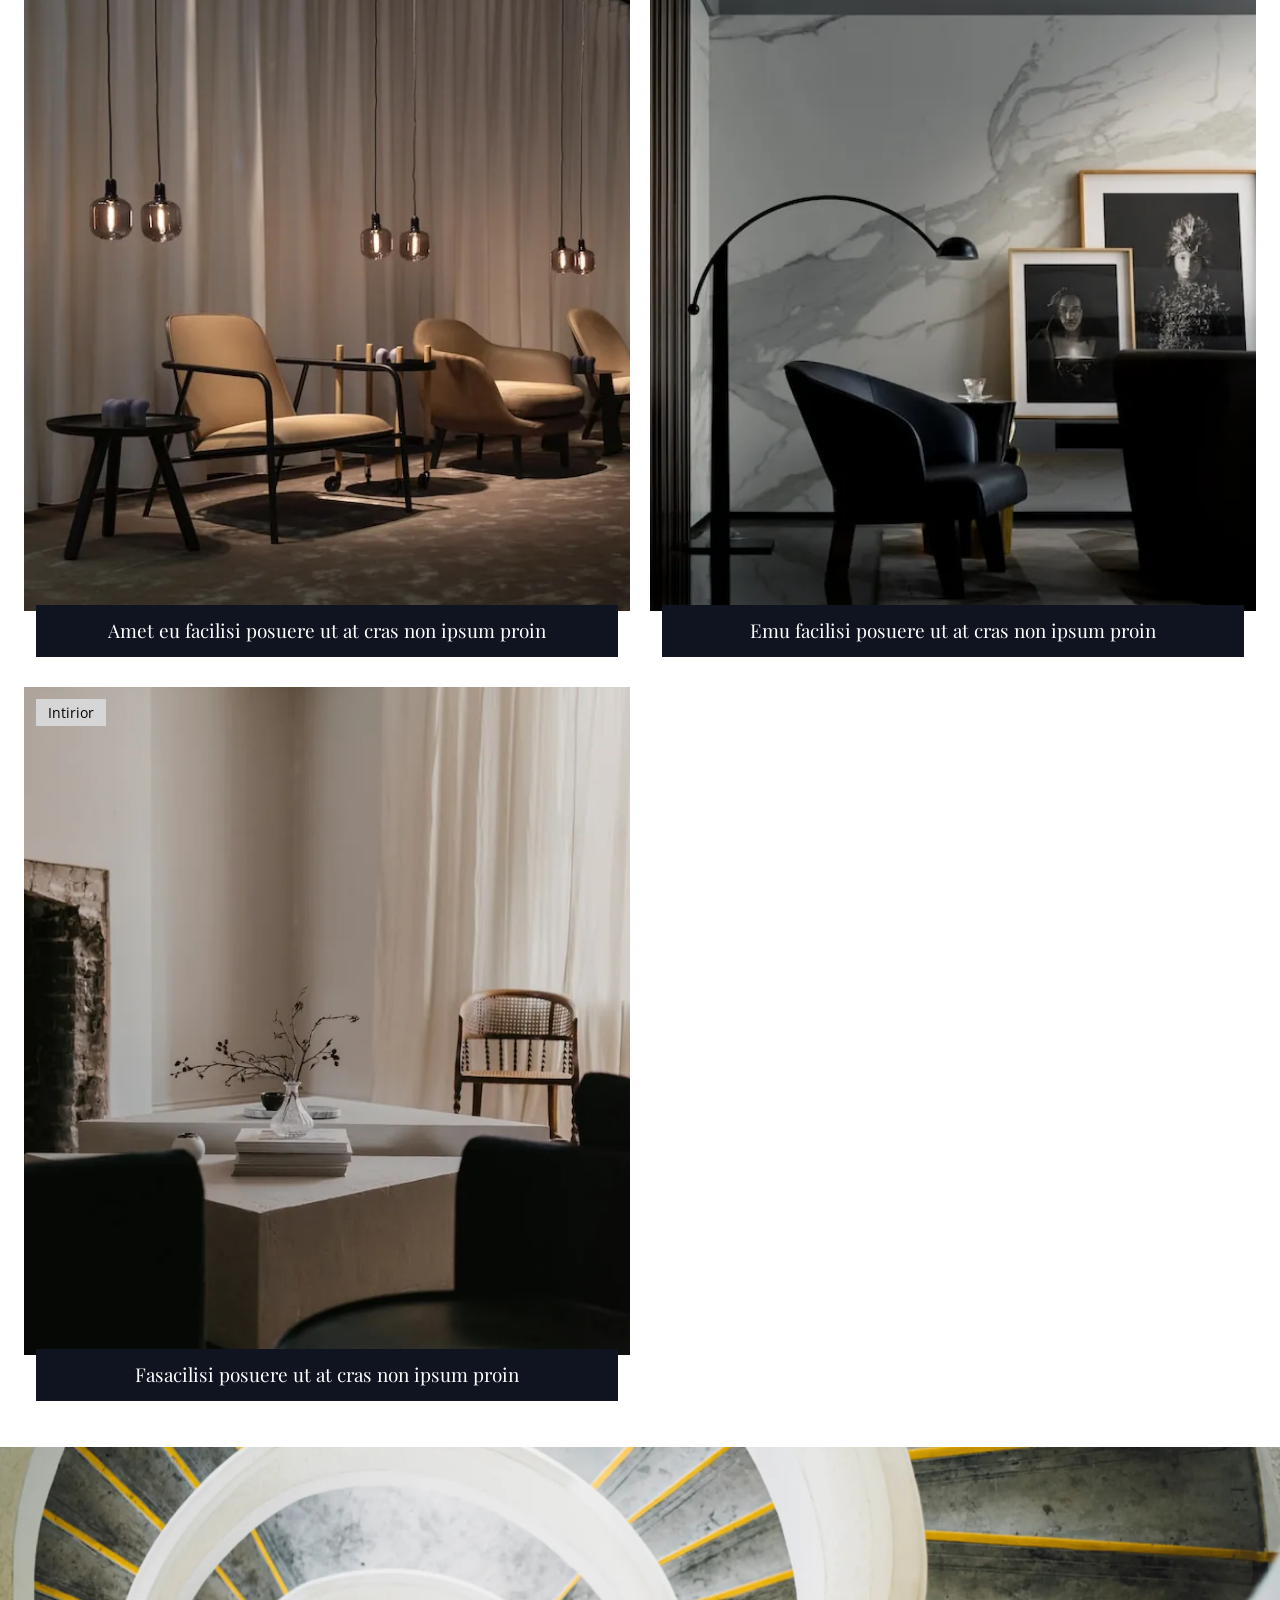
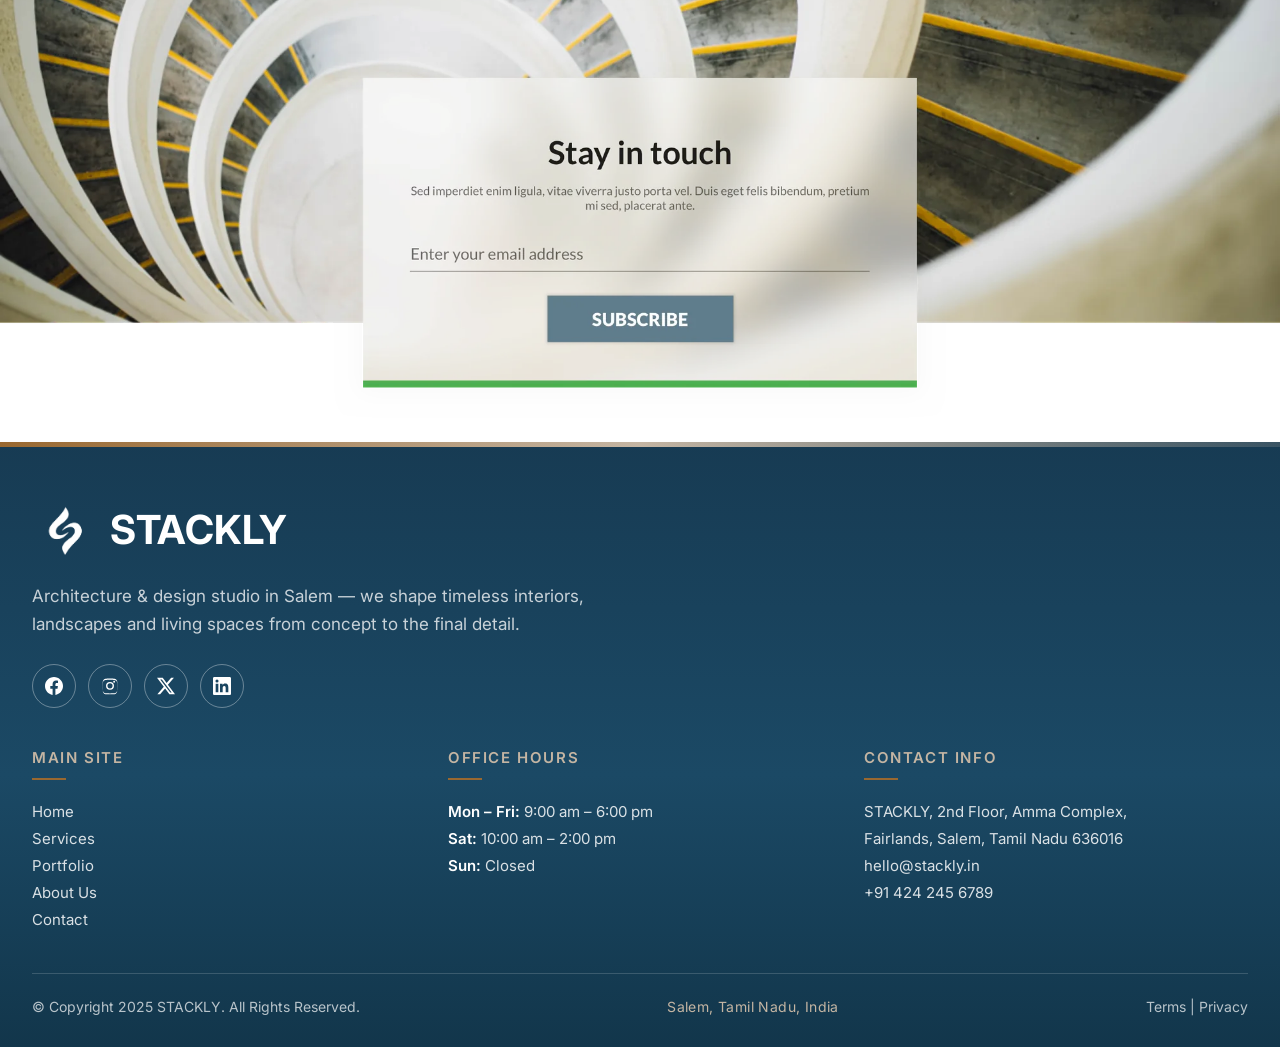
<file: about.html>
<!DOCTYPE html>
<html lang="en">
<head>
<meta charset="UTF-8">
<meta name="viewport" content="width=device-width, initial-scale=1">
<title>STACKLY — About Us</title>
<meta name="description" content="STACKLY architecture &amp; design studio — about us, our DNA, selected work, team and blog.">
<link rel="stylesheet" href="css/tokens.css">
<link rel="stylesheet" href="css/about.css">
<link rel="stylesheet" href="css/animations.css">
</head>
<body>
<div class="page">

  <!-- ================= header ================= -->
  <header class="site-header on-dark">
    <a class="brand" href="index.html" aria-label="STACKLY home">
      <img class="brand-mark" src="assets/img/download-3-1-2eb7c656.webp" alt="">
      <span class="brand-name">STACKLY</span>
    </a>

    <nav class="nav" id="mainNav" aria-label="Main">
      <a href="index.html">Home</a>
      <a class="active" href="about.html">About US</a>
      <a href="services.html">Services</a>
      <a href="portfolio.html">Protfolio</a>
      <a href="contact.html">contact</a>
      <a class="nav-login" href="login.html">Login</a>
    </nav>

    <button class="nav-toggle" id="navToggle" aria-label="Menu" aria-expanded="false">
      <span></span><span></span><span></span>
    </button>

    <a class="btn-nav-contact" href="contact.html">Contact Us</a>
  </header>

  <main class="ab-main">

    <!-- ================= hero ================= -->
    <section class="ab-sec ab-sec--hero">
      <img class="ab-hero-bg" src="assets/img/rectangle-1-b7df2520.webp" alt="Modern architectural facade with angular balconies">
      <h1 class="ab-hero-title">Lorem ipsum dolor <br>sit amet consectetur</h1>
      <p class="ab-hero-sub">Maecenas nisl libero, tincidunt id odio id, feugiat vulputate quam. Vestibulum feugiat rhoncus metus.</p>
      <a class="ab-hero-btn" href="portfolio.html">SEE DETAIL</a>
    </section>

    <!-- ================= about band ================= -->
    <section class="ab-sec ab-sec--about">
      <div class="ab-slate"></div>
      <span class="ab-bar"></span>
      <h2 class="ab-band-title">About Us</h2>
      <p class="ab-band-body">Type somethingSed imperdiet enim ligula, vitae viverra justo porta vel. Duis eget felis bibendum, pretium mi sed, placerat ante. Vivamus sit amet interdum elit. t. </p>
      <img class="ab-plan ab-plan--faint" src="assets/img/h8lnm1wg0ymg6th9iv07canm4-7c19569c.webp" alt="" aria-hidden="true">
      <img class="ab-plan ab-plan--solid" src="assets/img/h8lnm1wg0ymg6th9iv07canm4-7c19569c.webp" alt="Isometric floor plan of a furnished apartment">
    </section>

    <!-- ================= featured strip ================= -->
    <section class="ab-sec ab-sec--featured">
      <img class="ab-featured" src="assets/img/bitmap-77ce146f.webp" alt="Featured interior project with living spaces and detail notes">
    </section>

    <!-- ================= our dna ================= -->
    <section class="ab-sec ab-sec--dna">
      <div class="ab-dna-bg"></div>
      <p class="ab-dna-sm">Amet eu facilisi posuere ut at cras non ipsum proin nunc purus tellus ultricies velit elementum ut dui sed augue ultrices phasellus <span class="u">ullamcorper condimentum</span> ut suspendisse viverra ornare sit venenatis</p>
      <p class="ab-dna-lg">Amet eu facilisi posuere ut at cras non ipsum proin nunc purus tellus ultricies velit </p>
      <a class="ab-chip ab-chip--read" href="#">Read More</a>
      <h2 class="ab-dna-title">Our DNA</h2>
      <img class="ab-dna-img" src="assets/img/rectangle-8-0ea62506.webp" alt="Curved balcony building overlooking the sea at sunset" loading="lazy">
      <span class="ab-dna-line"></span>
    </section>

    <!-- ================= selected work ================= -->
    <section class="ab-sec ab-sec--work">
      <h2 class="ab-work-title">Selected Work</h2>
      <p class="ab-work-lead">Amet eu facilisi posuere ut at cras non ipsum proin nunc purus tellus ultricies velit elementum ut dui sed augue ultrices phasellus ullamcorper condimentum ut suspendisse viverra ornare sit venenatis</p>
      <img class="ab-work-img2" src="assets/img/rectangle-11-859dfc16.webp" alt="Dark living room with grey armchair" loading="lazy">
      <img class="ab-work-img1" src="assets/img/rectangle-10-ab9dd30f.webp" alt="Bright living room with gallery wall" loading="lazy">
      <span class="ab-work-num">01</span>
      <h3 class="ab-work-h">A Residence</h3>
      <p class="ab-work-body">Amet eu facilisi posuere ut at cras non ipsum proin nunc purus tellus ultricies velit elementum ut dui sed augue ultrices phasellus ullamcorper condimentum ut suspendisse viverra ornare sit venenatis</p>
      <a class="ab-chip ab-chip--view" href="portfolio.html">View Case</a>
      <span class="ab-work-line"></span>
    </section>

    <!-- ================= team ================= -->
    <section class="ab-sec ab-sec--team">
      <img class="ab-team" src="assets/img/bitmap-0b221e0b.webp" alt="Our team — John Doe, Jane Doe, James Doe, Jihan Done, Johan Doe and Jena Doe" loading="lazy">
    </section>

    <!-- ================= blogs ================= -->
    <section class="ab-sec ab-sec--blogs">
      <h2 class="ab-blogs-title">Blogs</h2>

      <article class="ab-blog b1">
        <img src="assets/img/rectangle-19-f5915cd4.webp" alt="Lounge with pendant lighting" loading="lazy">
        <span class="ab-tag">Intirior</span>
        <div class="ab-cap"><p>Amet eu facilisi posuere ut at cras non ipsum proin</p></div>
      </article>

      <article class="ab-blog b2">
        <img src="assets/img/rectangle-19-b43fa905.webp" alt="Marble wall interior with arc lamp" loading="lazy">
        <span class="ab-tag">Intirior</span>
        <div class="ab-cap"><p>Emu facilisi posuere ut at cras non ipsum proin</p></div>
      </article>

      <article class="ab-blog b3">
        <img src="assets/img/rectangle-19-8217f8ca.webp" alt="Dining corner with stone table" loading="lazy">
        <span class="ab-tag">Intirior</span>
        <div class="ab-cap"><p>Fasacilisi posuere ut at cras non ipsum proin</p></div>
      </article>
    </section>

    <!-- ================= subscribe ================= -->
    <section class="ab-sec ab-sec--subs">
      <img class="ab-subs" src="assets/img/bitmap-43eaa039.webp" alt="Stay in touch — subscribe to the STACKLY newsletter" loading="lazy">
    </section>

  </main>

  <!-- ================= footer ================= -->
    <footer class="site-footer">
    <div class="f-inner">
      <div class="f-top">
        <div class="f-brandblock">
          <div class="f-logo-row">
            <img class="f-logo" src="assets/img/download-3-1-2eb7c656.webp" alt="STACKLY">
            <span class="f-brand">STACKLY</span>
          </div>
          <p class="f-about">Architecture &amp; design studio in Salem — we shape timeless interiors, landscapes and living spaces from concept to the final detail.</p>

          <div class="f-social">
            <a href="https://www.facebook.com/login" target="_blank" rel="noopener" aria-label="Facebook"><svg viewBox="0 0 24 24" aria-hidden="true"><path d="M24 12.073c0-6.627-5.373-12-12-12s-12 5.373-12 12c0 5.99 4.388 10.954 10.125 11.854v-8.385H7.078v-3.47h3.047V9.43c0-3.007 1.792-4.669 4.533-4.669 1.312 0 2.686.235 2.686.235v2.953H15.83c-1.491 0-1.956.925-1.956 1.874v2.25h3.328l-.532 3.47h-2.796v8.385C19.612 23.027 24 18.062 24 12.073z"/></svg></a>
            <a href="https://www.instagram.com/accounts/login/" target="_blank" rel="noopener" aria-label="Instagram"><svg viewBox="0 0 24 24" aria-hidden="true"><path d="M12 2.16c3.2 0 3.58.01 4.85.07 1.17.05 1.8.25 2.23.41.56.22.96.48 1.38.9.42.42.68.82.9 1.38.16.42.36 1.06.41 2.23.06 1.27.07 1.65.07 4.85s-.01 3.58-.07 4.85c-.05 1.17-.25 1.8-.41 2.23-.22.56-.48.96-.9 1.38-.42.42-.82.68-1.38.9-.42.16-1.06.36-2.23.41-1.27.06-1.65.07-4.85.07s-3.58-.01-4.85-.07c-1.17-.05-1.8-.25-2.23-.41-.56-.22-.96-.48-1.38-.9-.42-.42-.68-.82-.9-1.38-.16-.42-.36-1.06-.41-2.23C2.17 15.58 2.16 15.2 2.16 12s.01-3.58.07-4.85c.05-1.17.25-1.8.41-2.23.22-.56.48-.96.9-1.38.42-.42.82-.68 1.38-.9.42-.16 1.06-.36 2.23-.41C8.42 2.17 8.8 2.16 12 2.16zm0 1.62c-3.15 0-3.52.01-4.77.07-1.15.05-1.77.24-2.18.4-.55.21-.94.47-1.35.88-.41.41-.67.8-.88 1.35-.16.41-.35 1.03-.4 2.18-.06 1.25-.07 1.62-.07 4.77s.01 3.52.07 4.77c.05 1.15.24 1.77.4 2.18.21.55.47.94.88 1.35.41.41.8.67 1.35.88.41.16 1.03.35 2.18.4 1.25.06 1.62.07 4.77.07s3.52-.01 4.77-.07c1.15-.05 1.77-.24 2.18-.4.55-.21.94-.47 1.35-.88.41-.41.67-.8.88-1.35.16-.41.35-1.03.4-2.18.06-1.25.07-1.62.07-4.77s-.01-3.52-.07-4.77c-.05-1.15-.24-1.77-.4-2.18a3.61 3.61 0 0 0-.88-1.35 3.61 3.61 0 0 0-1.35-.88c-.41-.16-1.03-.35-2.18-.4-1.25-.06-1.62-.07-4.77-.07zm0 2.76a5.29 5.29 0 1 1 0 10.58 5.29 5.29 0 0 1 0-10.58zm0 8.72a3.43 3.43 0 1 0 0-6.86 3.43 3.43 0 0 0 0 6.86zm6.74-8.93a1.24 1.24 0 1 1-2.48 0 1.24 1.24 0 0 1 2.48 0z"/></svg></a>
            <a href="https://x.com/i/flow/login" target="_blank" rel="noopener" aria-label="X"><svg viewBox="0 0 24 24" aria-hidden="true"><path d="M18.901 1.153h3.68l-8.04 9.19L24 22.846h-7.406l-5.8-7.584-6.638 7.584H.474l8.6-9.83L0 1.154h7.594l5.243 6.932L18.901 1.153zm-1.29 19.49h2.039L6.486 3.24H4.298L17.61 20.643z"/></svg></a>
            <a href="https://www.linkedin.com/login" target="_blank" rel="noopener" aria-label="LinkedIn"><svg viewBox="0 0 24 24" aria-hidden="true"><path d="M20.447 20.452h-3.554v-5.569c0-1.328-.027-3.037-1.852-3.037-1.853 0-2.136 1.445-2.136 2.939v5.667H9.351V9h3.414v1.561h.046c.477-.9 1.637-1.85 3.37-1.85 3.601 0 4.267 2.37 4.267 5.455v6.286zM5.337 7.433a2.06 2.06 0 1 1 0-4.126 2.06 2.06 0 0 1 0 4.126zm1.782 13.019H3.555V9h3.564v11.452zM22.225 0H1.771C.792 0 0 .774 0 1.729v20.542C0 23.227.792 24 1.771 24h20.451C23.2 24 24 23.227 24 22.271V1.729C24 .774 23.2 0 22.225 0z"/></svg></a>
          </div>
        </div>

        <div class="f-cols">
          <div class="f-col f-col--site">
            <h4>Main Site</h4>
            <ul>
              <li><a href="index.html">Home</a></li>
              <li><a href="services.html">Services</a></li>
              <li><a href="portfolio.html">Portfolio</a></li>
              <li><a href="about.html">About Us</a></li>
              <li><a href="contact.html">Contact</a></li>
            </ul>
          </div>

          <div class="f-col f-col--hours">
            <h4>Office Hours</h4>
            <ul>
              <li><strong>Mon &ndash; Fri:</strong> 9:00 am &ndash; 6:00 pm</li>
              <li><strong>Sat:</strong> 10:00 am &ndash; 2:00 pm</li>
              <li><strong>Sun:</strong> Closed</li>
            </ul>
          </div>

          <div class="f-col f-col--contact">
            <h4>Contact Info</h4>
            <ul>
              <li>STACKLY, 2nd Floor, Amma Complex,</li>
              <li>Fairlands, Salem, Tamil Nadu 636016</li>
              <li><a href="mailto:hello@stackly.in">hello@stackly.in</a></li>
              <li><a href="tel:+914242456789">+91 424 245 6789</a></li>
            </ul>
          </div>
        </div>
      </div>

      <div class="f-bottom">
        <div class="f-copy">&copy; Copyright 2025 STACKLY. All Rights Reserved.</div>
        <div class="f-loc">Salem, Tamil Nadu, India</div>
        <a class="f-terms" href="#">Terms | Privacy</a>
      </div>
    </div>
  </footer>

</div>

<script src="js/main.js"></script>
<script src="js/animations.js"></script>
</body>
</html>
</file>
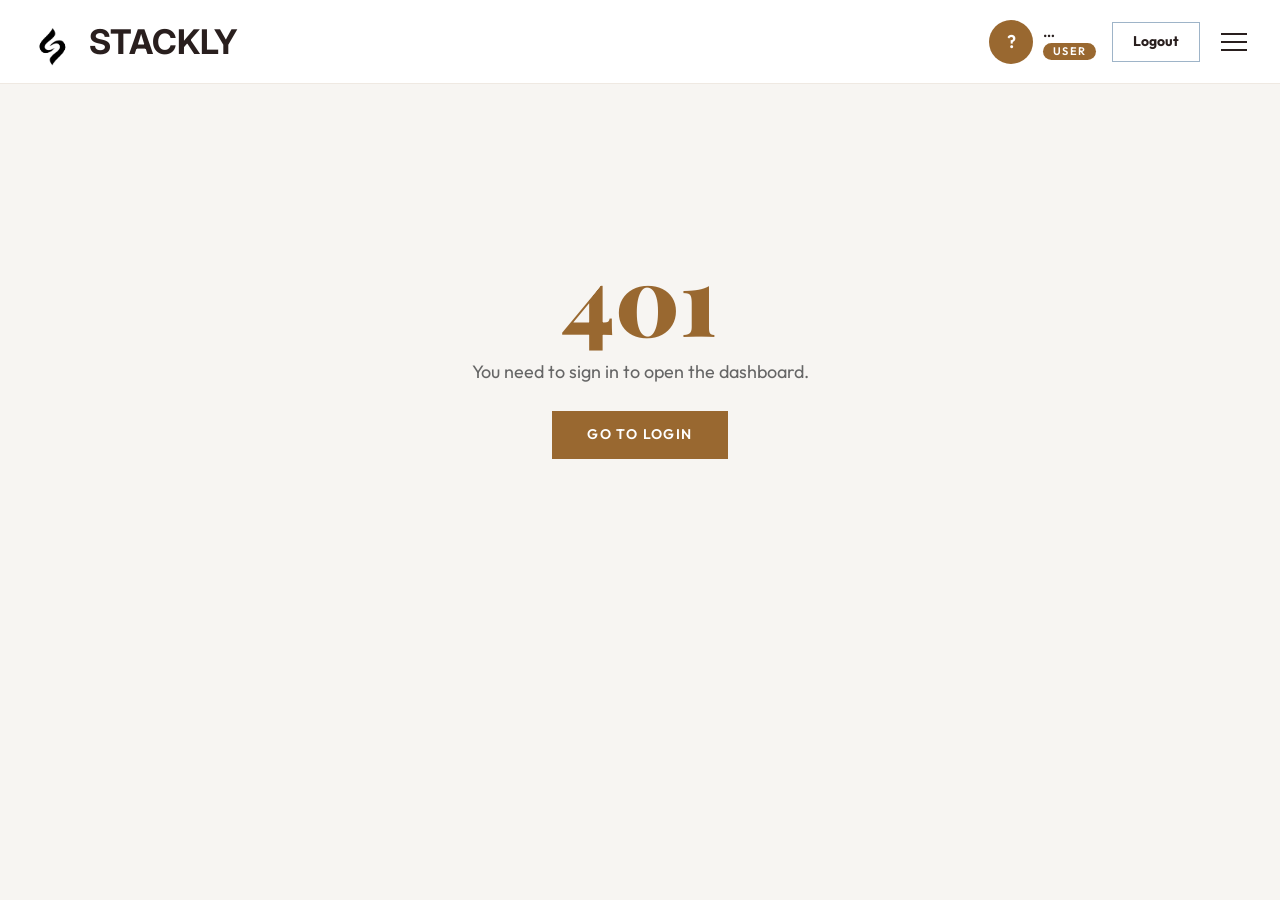
<file: dashboard.html>
<!DOCTYPE html>
<html lang="en">
<head>
<meta charset="UTF-8">
<meta name="viewport" content="width=device-width, initial-scale=1">
<title>Dashboard — STACKLY</title>
<meta name="description" content="STACKLY role based dashboard for users and admins.">
<link rel="stylesheet" href="css/tokens.css">
<link rel="stylesheet" href="css/dashboard.css">
<link rel="stylesheet" href="css/animations.css">
</head>
<body class="dash-page">

<header class="site-header is-solid">
  <a class="brand" href="index.html" aria-label="STACKLY home">
    <img class="brand-mark" src="assets/img/download-4-1-103fd8c3.webp" alt="">
    <span class="brand-name">STACKLY</span>
  </a>

  <nav class="nav" id="mainNav" aria-label="Main">
    <a href="index.html">Home</a>
    <a href="about.html">About US</a>
    <a href="services.html">Services</a>
    <a href="portfolio.html">Protfolio</a>
    <a href="contact.html">contact</a>
  </nav>

  <button class="nav-toggle" id="navToggle" aria-label="Menu" aria-expanded="false">
    <span></span><span></span><span></span>
  </button>

  <div class="head-right">
    <div class="user-chip">
      <div class="user-avatar" id="chipAvatar">?</div>
      <div class="user-meta">
        <b id="chipName">…</b>
        <span class="role-pill" id="chipRole">user</span>
      </div>
    </div>
    <button class="btn-logout" id="logoutBtn" type="button">Logout</button>
  </div>
</header>

<!-- shown when there is no valid session -->
<main class="dash-guard" id="dashGuard" hidden>
  <div>
    <h1>401</h1>
    <p>You need to sign in to open the dashboard.</p>
    <a class="btn-block" href="login.html">Go to login</a>
  </div>
</main>

<main class="dash-main" id="dashMain" hidden>
  <!-- welcome banner -->
  <section class="dash-hero">
    <div>
      <div class="eyebrow" id="heroEyebrow">Welcome back</div>
      <h1 id="heroTitle">Hello</h1>
      <p id="heroText"></p>
    </div>
    <div class="dash-hero-actions" id="heroActions"></div>
  </section>

  <!-- stats -->
  <section class="dash-section">
    <div class="dash-section-head">
      <div>
        <div class="eyebrow">Overview</div>
        <h2 id="statsTitle">Your numbers</h2>
      </div>
    </div>
    <div class="stat-grid" id="statGrid"></div>
  </section>

  <!-- middle columns -->
  <section class="dash-section">
    <div class="dash-cols">
      <div class="panel">
        <h3 id="activityTitle">Recent activity</h3>
        <ul class="activity" id="activityList"></ul>
      </div>
      <div class="panel profile-card">
        <div class="user-avatar" id="profAvatar">?</div>
        <div class="p-name" id="profName">…</div>
        <div class="p-mail" id="profMail">…</div>
        <div class="profile-rows" id="profRows"></div>
        <a class="btn-block" href="index.html">Back to website</a>
      </div>
    </div>
  </section>

  <!-- projects / users -->
  <section class="dash-section" id="projectsSection">
    <div class="dash-section-head">
      <div>
        <div class="eyebrow" id="projEyebrow">Our work</div>
        <h2 id="projTitle">Projects</h2>
      </div>
      <a class="dash-link" href="portfolio.html">View all projects</a>
    </div>
    <div class="proj-grid" id="projGrid"></div>
  </section>

  <!-- admin only -->
  <section class="dash-section" id="usersSection" hidden>
    <div class="dash-section-head">
      <div>
        <div class="eyebrow">Administration</div>
        <h2>Registered users</h2>
      </div>
      <span class="dash-link" id="usersCount"></span>
    </div>
    <div class="table-wrap">
      <table class="dash-table">
        <thead>
          <tr><th>Name</th><th>Email</th><th>Role</th><th>Joined</th></tr>
        </thead>
        <tbody id="usersBody"></tbody>
      </table>
    </div>
  </section>
</main>

<script src="js/main.js"></script>
<script src="js/animations.js"></script>
<script src="js/dashboard.js"></script>
</body>
</html>
</file>
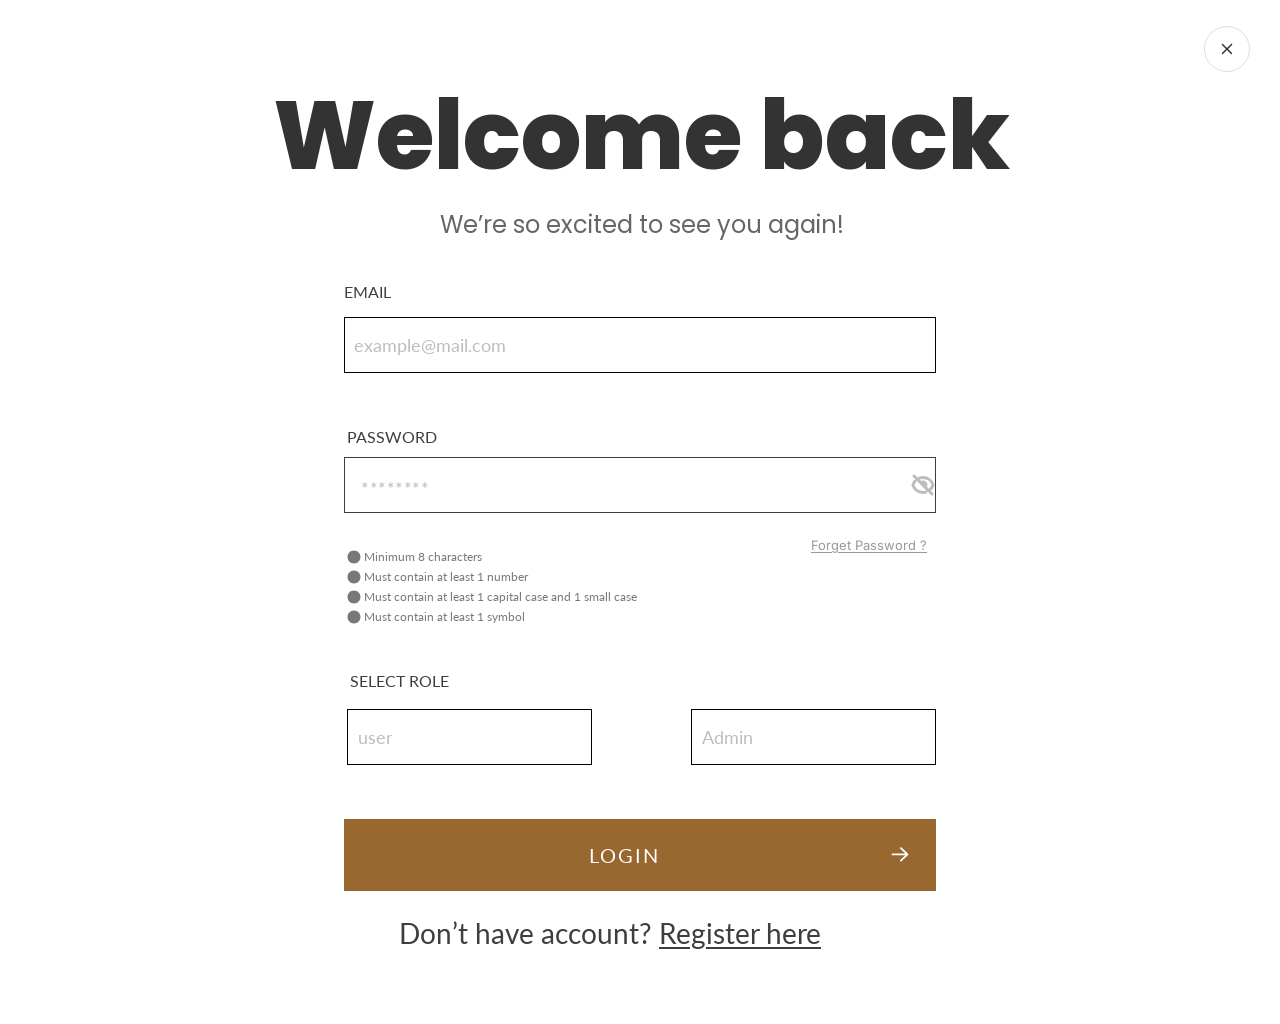
<file: login.html>
<!DOCTYPE html>
<html lang="en">
<head>
<meta charset="UTF-8">
<meta name="viewport" content="width=device-width, initial-scale=1">
<title>Login — STACKLY</title>
<meta name="description" content="Sign in to your STACKLY account — role based login for users and admins.">
<link rel="stylesheet" href="css/tokens.css">
<link rel="stylesheet" href="css/auth.css">
<link rel="stylesheet" href="css/animations.css">
</head>
<body class="auth-page login-page">

<a class="auth-close" href="index.html" aria-label="Close and go back to home" title="Close">
  <svg viewBox="0 0 24 24" aria-hidden="true"><path d="M5.3 5.3a1 1 0 0 1 1.4 0L12 10.6l5.3-5.3a1 1 0 1 1 1.4 1.4L13.4 12l5.3 5.3a1 1 0 0 1-1.4 1.4L12 13.4l-5.3 5.3a1 1 0 0 1-1.4-1.4L10.6 12 5.3 6.7a1 1 0 0 1 0-1.4z"/></svg>
</a>

<main class="auth-wrap">
  <h1 class="auth-title">Welcome back</h1>
  <p class="auth-sub">We’re so excited to see you again!</p>

  <div class="auth-banner" id="authBanner" hidden role="alert"></div>

  <form class="auth-form" id="loginForm" novalidate>
    <label class="field-label" for="loginEmail">Email</label>
    <input class="field field-email" id="loginEmail" name="email" type="email"
           placeholder="example@mail.com" autocomplete="email" spellcheck="false">

    <label class="field-label label-password" for="loginPassword">Password</label>
    <div class="field-password" id="loginPasswordWrap">
      <input id="loginPassword" name="password" type="password"
             placeholder="********" autocomplete="current-password">
      <button type="button" class="eye-toggle" data-eye="loginPassword" aria-label="Show password">
        <img src="assets/icons/hero-eye-slash.svg" alt="">
      </button>
    </div>

    <a class="forget-link" href="#" id="forgetLink">Forget Password ?</a>

    <ul class="pw-rules" id="pwRules" aria-label="Password requirements">
      <li data-rule="len">
        <img class="rule-icon" src="assets/icons/hero-heroicons-solid-x-circle.svg" alt="">
        <span>Minimum 8 characters</span>
      </li>
      <li data-rule="num">
        <img class="rule-icon" src="assets/icons/hero-heroicons-solid-x-circle.svg" alt="">
        <span>Must contain at least 1 number</span>
      </li>
      <li data-rule="case">
        <img class="rule-icon" src="assets/icons/hero-heroicons-solid-x-circle.svg" alt="">
        <span>Must contain at least 1 capital case and 1 small case</span>
      </li>
      <li data-rule="sym">
        <img class="rule-icon" src="assets/icons/hero-heroicons-solid-x-circle.svg" alt="">
        <span>Must contain at least 1 symbol</span>
      </li>
    </ul>

    <span class="field-label label-role" id="roleLabel">Select role</span>
    <div class="role-row" role="group" aria-labelledby="roleLabel">
      <button type="button" class="role-box" data-role="user"  aria-pressed="false">user</button>
      <button type="button" class="role-box" data-role="admin" aria-pressed="false">Admin</button>
    </div>

    <button class="auth-submit" type="submit">
      <span class="auth-submit-label">Login</span>
      <img class="auth-submit-arrow" src="assets/icons/hero-heroicons-mini-arrow-right.svg" alt="">
    </button>
  </form>

  <p class="auth-alt">Don’t have account? <a href="signup.html">Register here</a></p>
</main>

<script src="js/auth.js"></script>
<script src="js/animations.js"></script>
</body>
</html>
</file>
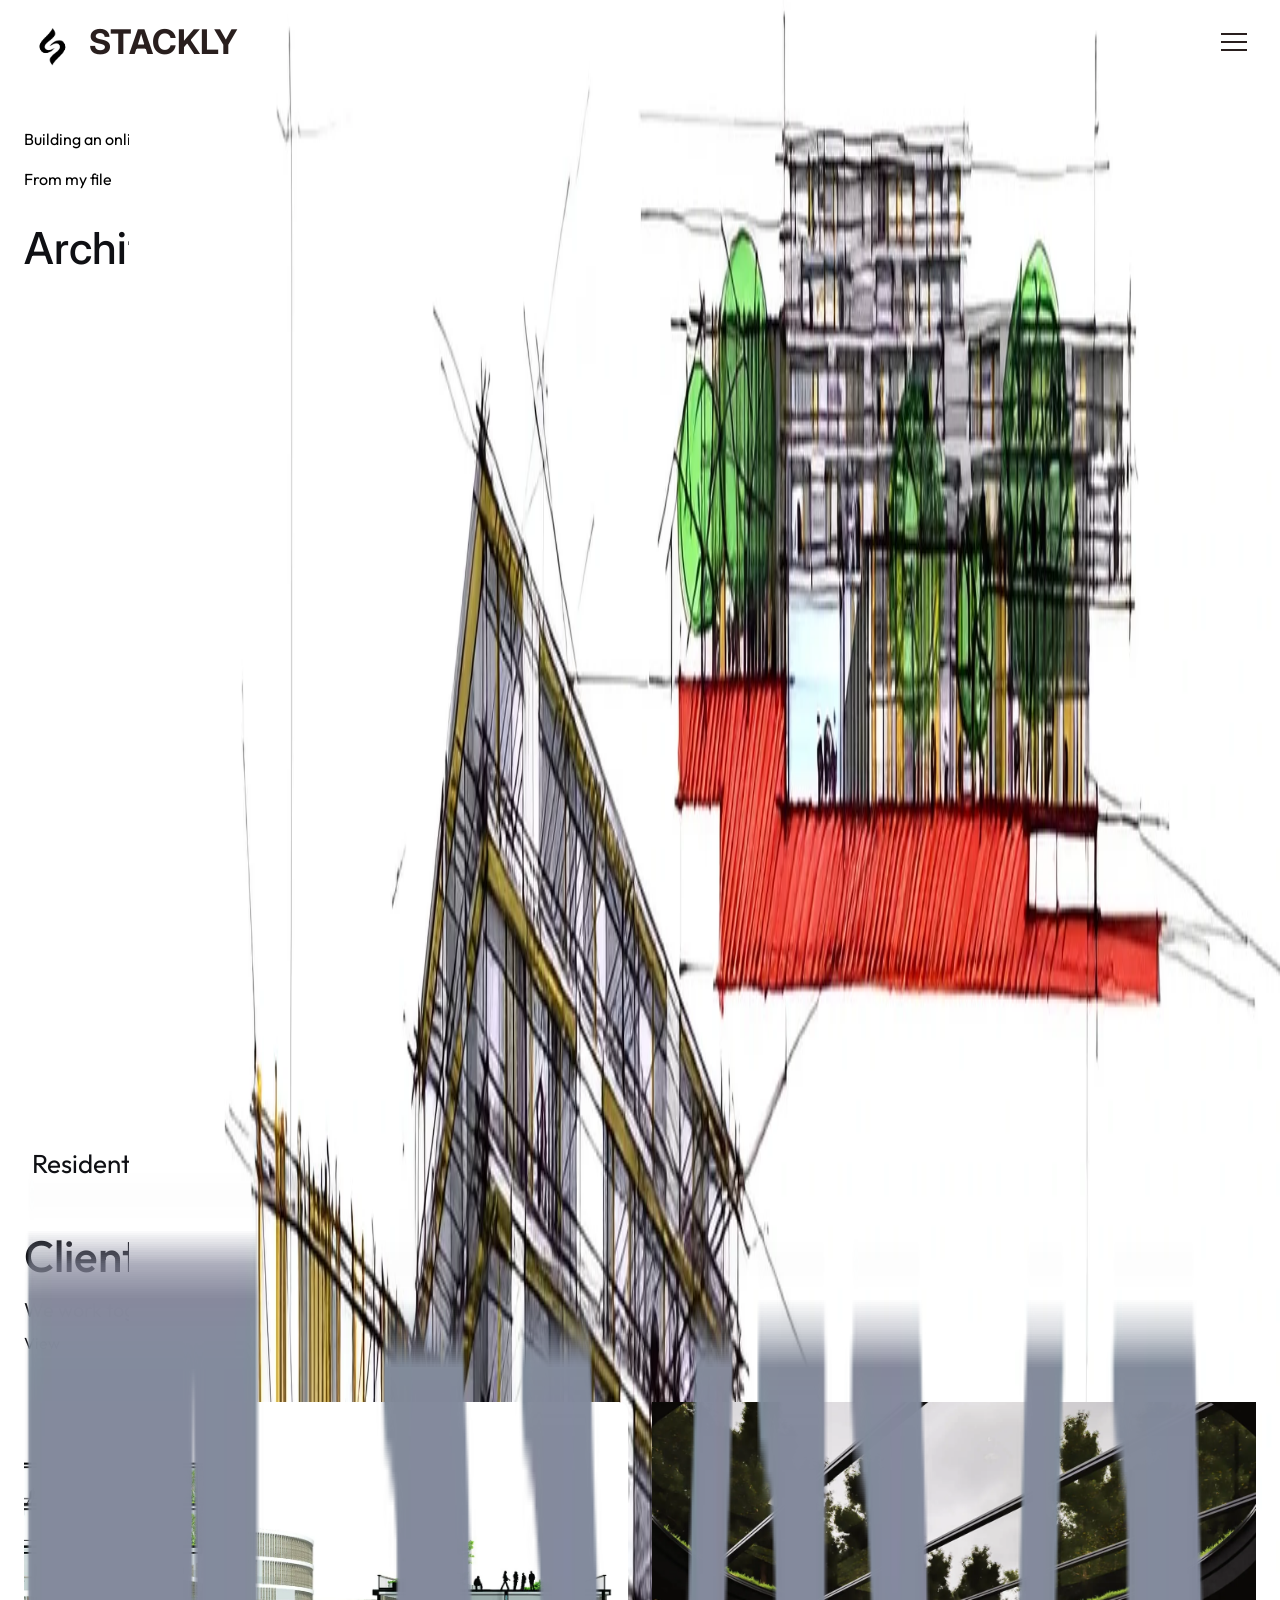
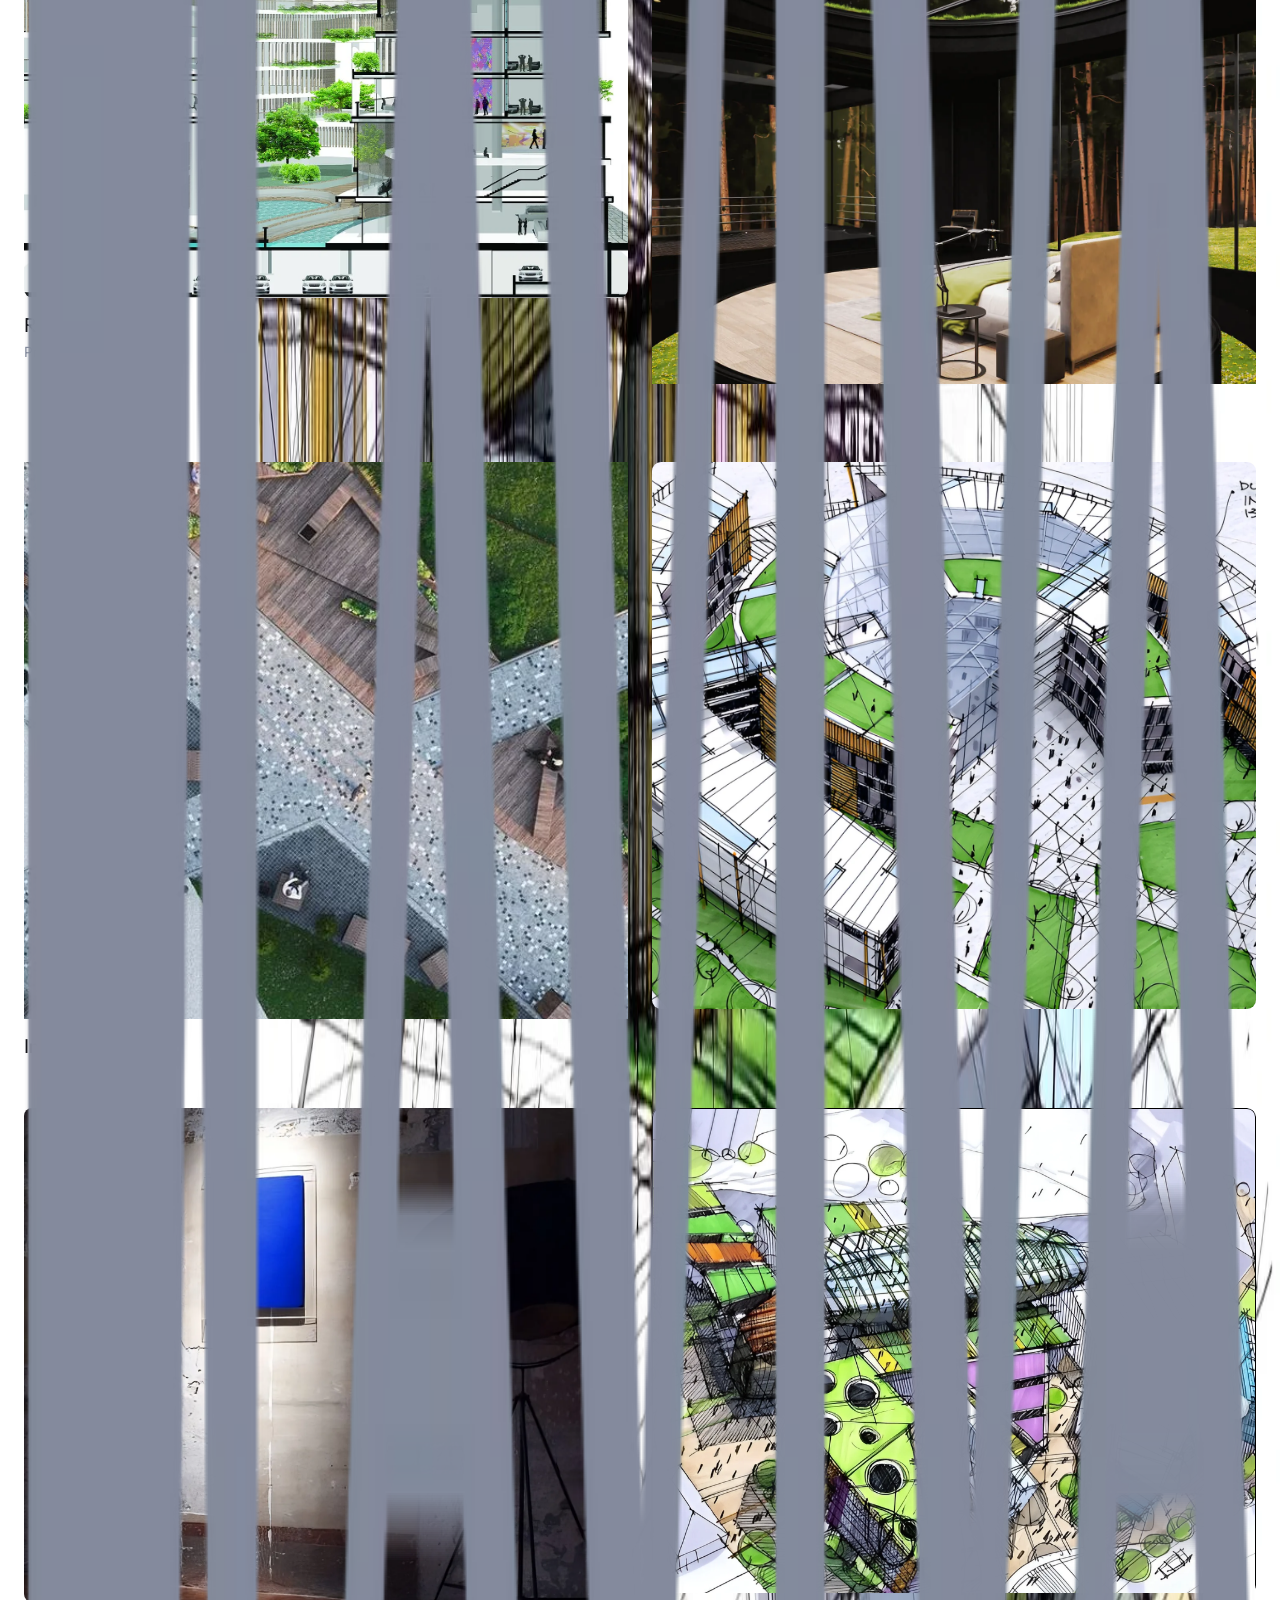
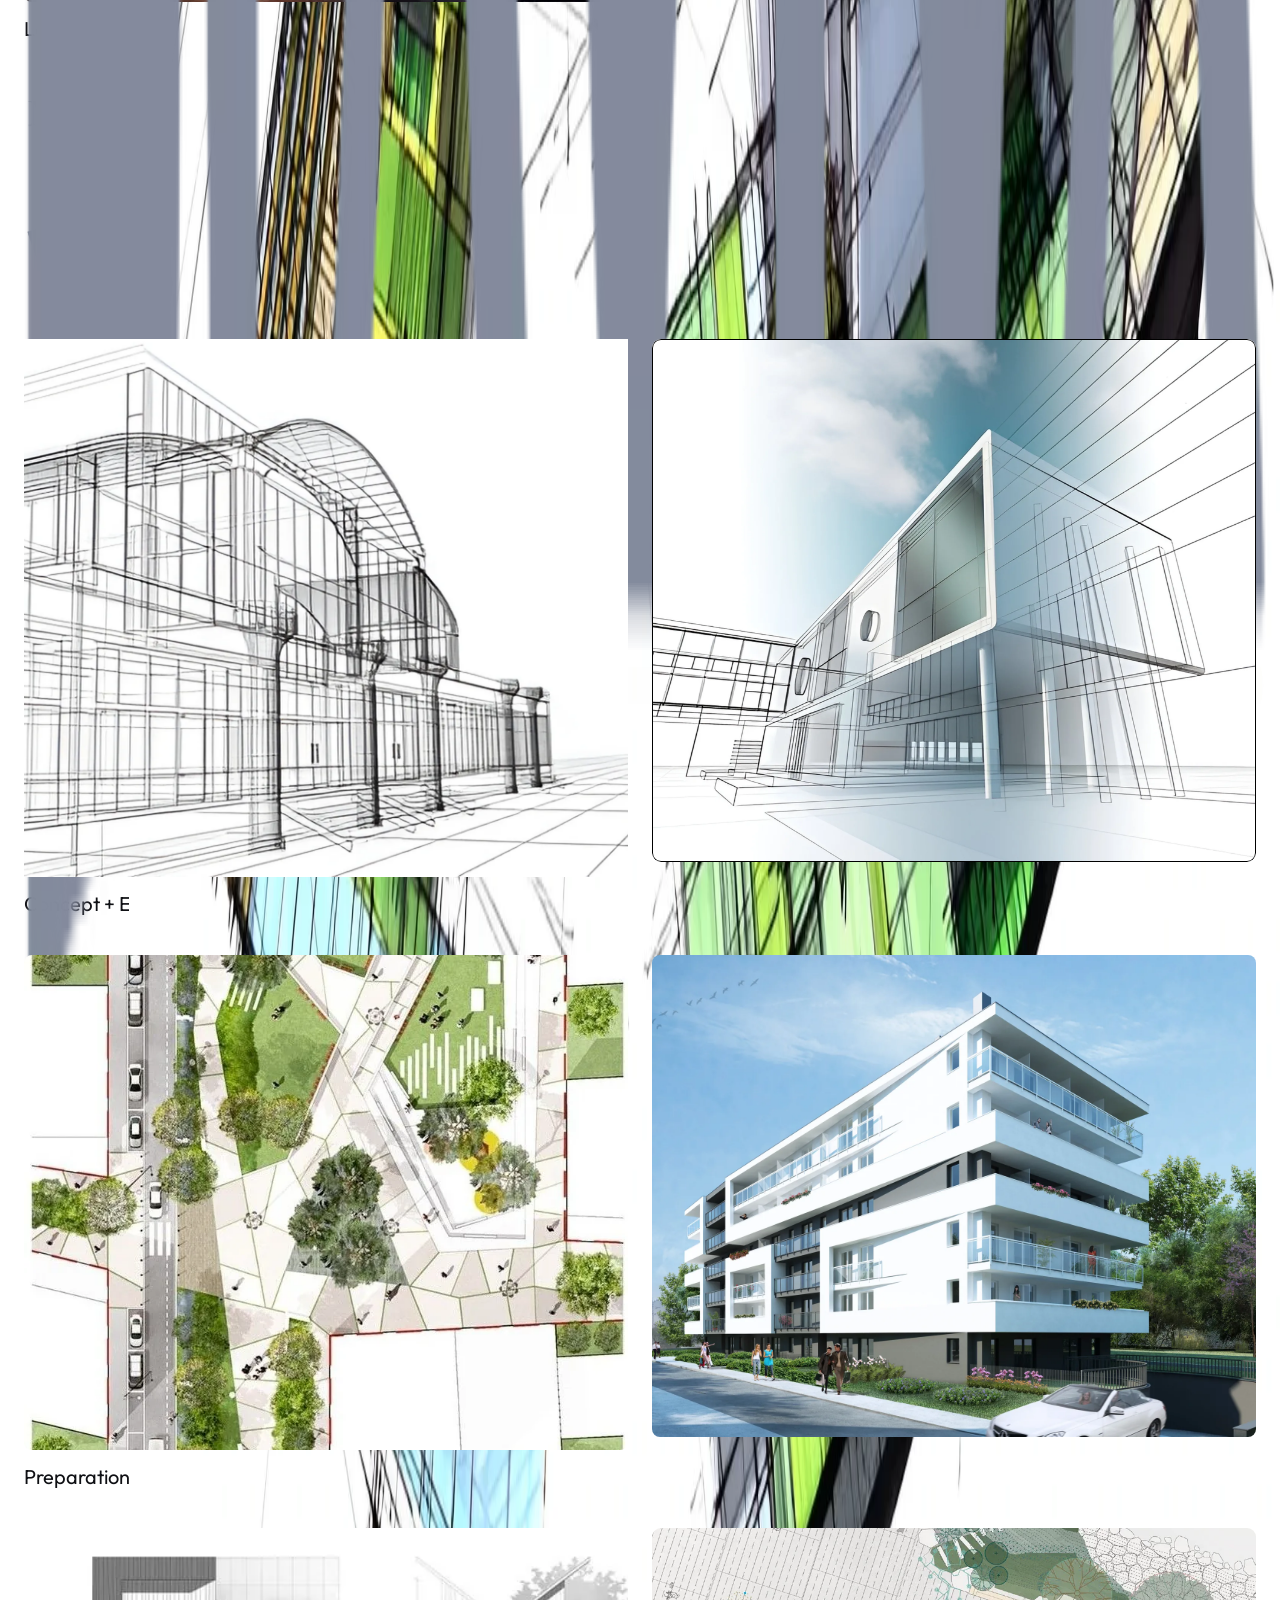
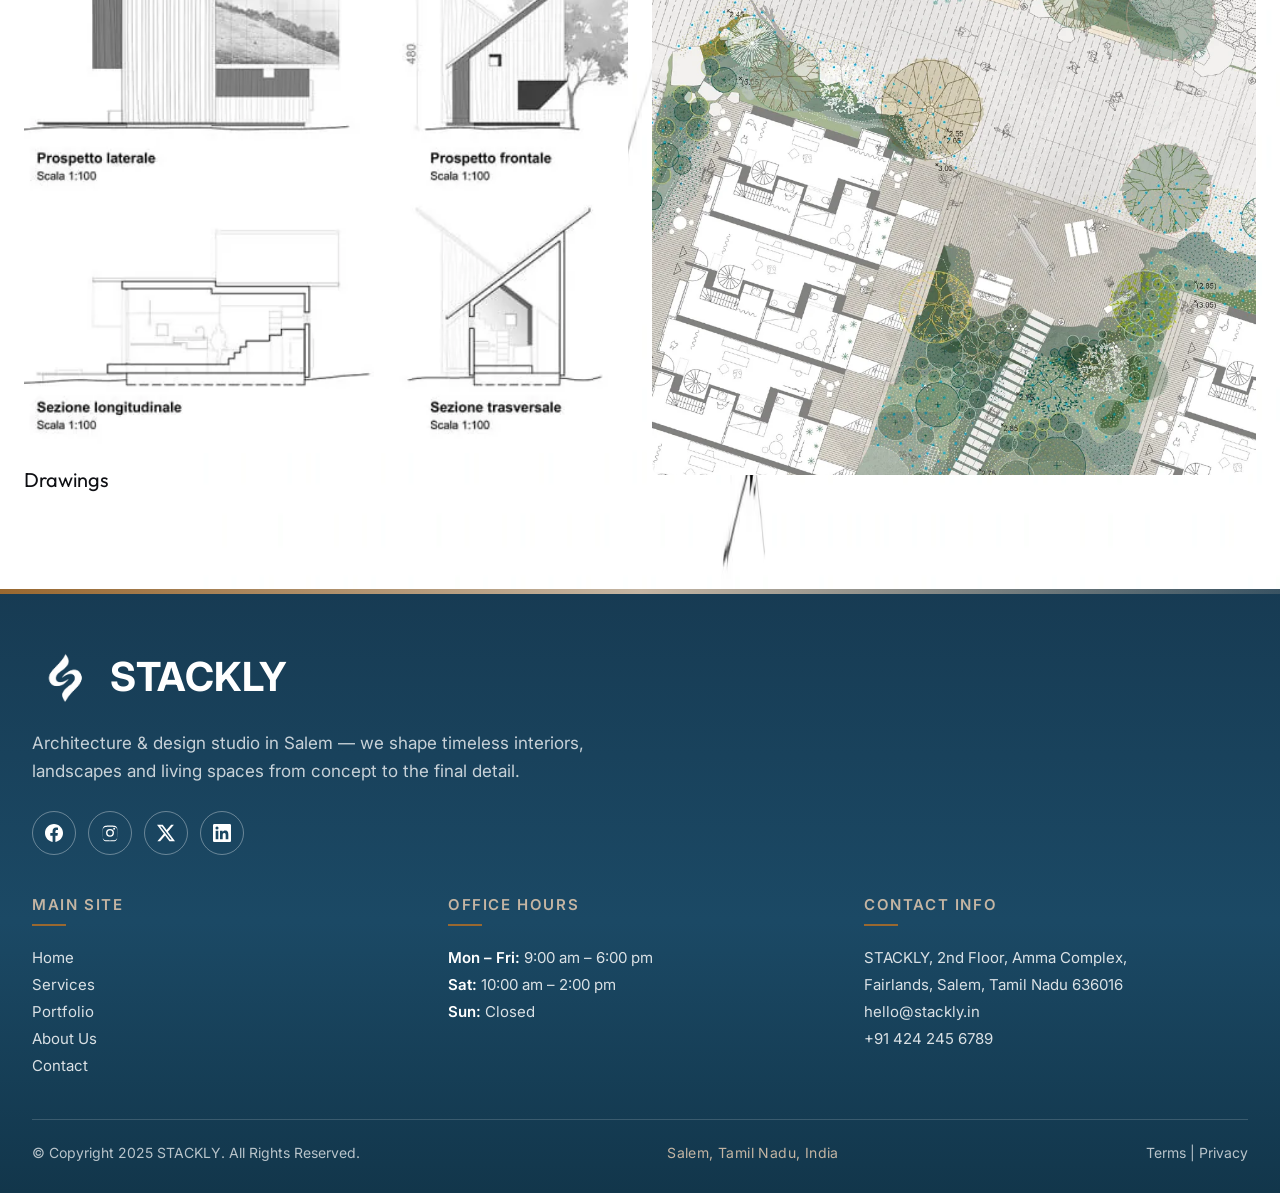
<file: portfolio.html>
<!DOCTYPE html>
<html lang="en">
<head>
<meta charset="UTF-8">
<meta name="viewport" content="width=device-width, initial-scale=1">
<title>STACKLY — Portfolio</title>
<meta name="description" content="STACKLY architecture portfolio — an example of our residential, commercial, interior, landscape and institutional work.">
<link rel="stylesheet" href="css/tokens.css">
<link rel="stylesheet" href="css/portfolio.css">
<link rel="stylesheet" href="css/animations.css">
</head>
<body>
<div class="page">

  <!-- ================= header ================= -->
  <header class="site-header">
    <a class="brand" href="index.html" aria-label="STACKLY home">
      <img class="brand-mark" src="assets/img/download-4-1-103fd8c3.webp" alt="">
      <span class="brand-name">STACKLY</span>
    </a>

    <nav class="nav" id="mainNav" aria-label="Main">
      <a href="index.html">Home</a>
      <a href="about.html">About US</a>
      <a href="services.html">Services</a>
      <a class="active" href="portfolio.html">Protfolio</a>
      <a href="contact.html">contact</a>
      <a class="nav-login" href="login.html">Login</a>
    </nav>

    <button class="nav-toggle" id="navToggle" aria-label="Menu" aria-expanded="false">
      <span></span><span></span><span></span>
    </button>

    <a class="btn-nav-contact" href="contact.html">Contact Us</a>
  </header>

  <main class="pf-main">

    <!-- ================= intro ================= -->
    <p class="pf-eyebrow e1">Building an online portfolio</p>
    <p class="pf-eyebrow e2">From my file</p>
    <h1 class="pf-h1">Architecture Portfolio Website Example</h1>

    <!-- ================= hero ================= -->
    <div class="pf-hero">
      <img src="assets/img/image-f57df010-crop.webp" alt="Architecture concept sketches for a mixed-use development">
    </div>

    <!-- ================= categories ================= -->
    <div class="pf-cats">
      <span class="cat c1">Residential</span>
      <span class="cat c2">Commercial</span>
      <span class="cat c3">Interior</span>
      <span class="cat c4">Landscape</span>
    </div>

    <!-- ================= clients ================= -->
    <div class="pf-clients">
      <h2 class="pc-h">Clients</h2>
      <p class="pc-lead">We work together with companies of all sizes</p>
      <a class="pc-view" href="#">View</a>
    </div>

    <!-- ================= project grid ================= -->
    <div class="pf-cards">

      <article class="pf-card c-a">
        <figure><img src="assets/img/image-05b3f0ee.webp" alt="Sectional drawing of a terraced public building" loading="lazy"></figure>
        <p class="pf-cap">Residential</p>
        <p class="pf-sub">Product</p>
      </article>

      <article class="pf-card c-b">
        <figure><img src="assets/img/image-ab754ed8.webp" alt="Forest lounge interior with curved glass roof" loading="lazy"></figure>
        <p class="pf-cap">Interior</p>
      </article>

      <article class="pf-card c-c">
        <figure><img src="assets/img/image-55c3d1db.webp" alt="Aerial view of a stone paved plaza" loading="lazy"></figure>
        <p class="pf-cap">Institutional</p>
      </article>

      <article class="pf-card c-d">
        <figure><img src="assets/img/image-7385ace8.webp" alt="Courtyard landscape drawing" loading="lazy"></figure>
        <p class="pf-cap">Landscape</p>
        <p class="pf-sub">Video</p>
      </article>

      <article class="pf-card c-e">
        <figure><img src="assets/img/63bfdd52f41daf1b278c203e-636b7cd9a6bf2a7-073c63e3.webp" alt="Loft workspace interior" loading="lazy"></figure>
        <p class="pf-cap">Loft</p>
      </article>

      <article class="pf-card c-f">
        <figure><div class="f-frame"><img src="assets/img/63bfe7e5596e7d588988bdc8-ganni-thumbnail-662fffa2.webp" alt="Commercial retail interior" loading="lazy"></div></figure>
        <p class="pf-cap">Commercial</p>
      </article>

      <!-- ================= client logos ================= -->
      <div class="pf-logos">
        <img class="lg lg-mc" src="assets/img/647a022390ee2634e7dfca39-m-26c-20logo-20-7c0aaf55.webp" alt="M&amp;C" loading="lazy">
        <img class="lg lg-biffa" src="assets/img/64a7ea1a64c6b636727b87be-biffa-png-38aacc41.webp" alt="Biffa" loading="lazy">
        <img class="lg lg-natwest" src="assets/img/logo-natwest-crop.webp" alt="NatWest" loading="lazy">
        <img class="lg lg-nhs" src="assets/img/logo-nhs-crop.webp" alt="NHS" loading="lazy">
        <img class="lg lg-jl" src="assets/img/logo-johnlewis-crop.webp" alt="John Lewis" loading="lazy">
        <img class="lg lg-aegon" src="assets/img/647a027d9e23b201f0f26f94-aegon-202-png-41ccac30.webp" alt="Aegon" loading="lazy">
        <img class="lg lg-accenture" src="assets/img/647a045796bd820ddfa40e20-accenture-203-p-281cd1f2.webp" alt="Accenture" loading="lazy">
        <img class="lg lg-hsbc" src="assets/img/647a046e6d1faa5121381e51-2560px-hsbc-log-6e7f5b81.webp" alt="HSBC" loading="lazy">
        <span class="lg lg-aviva"><img src="assets/img/6349349e5669481582c96300-aviva-20logo-p--d183430e.webp" alt="Aviva" loading="lazy"></span>
        <img class="lg lg-trip" src="assets/img/64a7f9751b256233e2ab078d-logo-blue-01-p--5623698c.webp" alt="Tripadvisor" loading="lazy">
      </div>

      <article class="pf-card c-g">
        <figure><img src="assets/img/image-f7c527ff.webp" alt="Exhibition model on a drafting table" loading="lazy"></figure>
        <p class="pf-cap">Concept + Exhibition</p>
      </article>

      <article class="pf-card c-h">
        <figure><img src="assets/img/image-b478c4f7.webp" alt="Architectural detail study" loading="lazy"></figure>
        <p class="pf-cap">Preparation</p>
      </article>

      <article class="pf-card c-i">
        <figure><img src="assets/img/63bfe06694906e87cafcebb1-heights-p-1080--1702f947.webp" alt="Preparation of building heights study" loading="lazy"></figure>
        <p class="pf-cap">Preparation</p>
      </article>

      <article class="pf-card c-j">
        <figure><img src="assets/img/641c3bec13cb634523c64467-planet-20pale-2-705934db.webp" alt="Project thumbnail render" loading="lazy"></figure>
        <p class="pf-cap">Project</p>
      </article>

      <article class="pf-card c-k">
        <figure><img src="assets/img/63ee587356498b2a87cb08c8-mosaic-208-p-10-0e5ea026.webp" alt="Technical drawing detail" loading="lazy"></figure>
        <p class="pf-cap">Drawings</p>
      </article>

      <article class="pf-card c-l">
        <figure><img src="assets/img/63ca916a3a7545f930ba40cf-recco-201-p-108-b0698332.webp" alt="Planning elevation drawing" loading="lazy"></figure>
        <p class="pf-cap">Planning</p>
      </article>

    </div>
  </main>

  <!-- ================= footer ================= -->
    <footer class="site-footer">
    <div class="f-inner">
      <div class="f-top">
        <div class="f-brandblock">
          <div class="f-logo-row">
            <img class="f-logo" src="assets/img/download-3-1-2eb7c656.webp" alt="STACKLY">
            <span class="f-brand">STACKLY</span>
          </div>
          <p class="f-about">Architecture &amp; design studio in Salem — we shape timeless interiors, landscapes and living spaces from concept to the final detail.</p>

          <div class="f-social">
            <a href="https://www.facebook.com/login" target="_blank" rel="noopener" aria-label="Facebook"><svg viewBox="0 0 24 24" aria-hidden="true"><path d="M24 12.073c0-6.627-5.373-12-12-12s-12 5.373-12 12c0 5.99 4.388 10.954 10.125 11.854v-8.385H7.078v-3.47h3.047V9.43c0-3.007 1.792-4.669 4.533-4.669 1.312 0 2.686.235 2.686.235v2.953H15.83c-1.491 0-1.956.925-1.956 1.874v2.25h3.328l-.532 3.47h-2.796v8.385C19.612 23.027 24 18.062 24 12.073z"/></svg></a>
            <a href="https://www.instagram.com/accounts/login/" target="_blank" rel="noopener" aria-label="Instagram"><svg viewBox="0 0 24 24" aria-hidden="true"><path d="M12 2.16c3.2 0 3.58.01 4.85.07 1.17.05 1.8.25 2.23.41.56.22.96.48 1.38.9.42.42.68.82.9 1.38.16.42.36 1.06.41 2.23.06 1.27.07 1.65.07 4.85s-.01 3.58-.07 4.85c-.05 1.17-.25 1.8-.41 2.23-.22.56-.48.96-.9 1.38-.42.42-.82.68-1.38.9-.42.16-1.06.36-2.23.41-1.27.06-1.65.07-4.85.07s-3.58-.01-4.85-.07c-1.17-.05-1.8-.25-2.23-.41-.56-.22-.96-.48-1.38-.9-.42-.42-.68-.82-.9-1.38-.16-.42-.36-1.06-.41-2.23C2.17 15.58 2.16 15.2 2.16 12s.01-3.58.07-4.85c.05-1.17.25-1.8.41-2.23.22-.56.48-.96.9-1.38.42-.42.82-.68 1.38-.9.42-.16 1.06-.36 2.23-.41C8.42 2.17 8.8 2.16 12 2.16zm0 1.62c-3.15 0-3.52.01-4.77.07-1.15.05-1.77.24-2.18.4-.55.21-.94.47-1.35.88-.41.41-.67.8-.88 1.35-.16.41-.35 1.03-.4 2.18-.06 1.25-.07 1.62-.07 4.77s.01 3.52.07 4.77c.05 1.15.24 1.77.4 2.18.21.55.47.94.88 1.35.41.41.8.67 1.35.88.41.16 1.03.35 2.18.4 1.25.06 1.62.07 4.77.07s3.52-.01 4.77-.07c1.15-.05 1.77-.24 2.18-.4.55-.21.94-.47 1.35-.88.41-.41.67-.8.88-1.35.16-.41.35-1.03.4-2.18.06-1.25.07-1.62.07-4.77s-.01-3.52-.07-4.77c-.05-1.15-.24-1.77-.4-2.18a3.61 3.61 0 0 0-.88-1.35 3.61 3.61 0 0 0-1.35-.88c-.41-.16-1.03-.35-2.18-.4-1.25-.06-1.62-.07-4.77-.07zm0 2.76a5.29 5.29 0 1 1 0 10.58 5.29 5.29 0 0 1 0-10.58zm0 8.72a3.43 3.43 0 1 0 0-6.86 3.43 3.43 0 0 0 0 6.86zm6.74-8.93a1.24 1.24 0 1 1-2.48 0 1.24 1.24 0 0 1 2.48 0z"/></svg></a>
            <a href="https://x.com/i/flow/login" target="_blank" rel="noopener" aria-label="X"><svg viewBox="0 0 24 24" aria-hidden="true"><path d="M18.901 1.153h3.68l-8.04 9.19L24 22.846h-7.406l-5.8-7.584-6.638 7.584H.474l8.6-9.83L0 1.154h7.594l5.243 6.932L18.901 1.153zm-1.29 19.49h2.039L6.486 3.24H4.298L17.61 20.643z"/></svg></a>
            <a href="https://www.linkedin.com/login" target="_blank" rel="noopener" aria-label="LinkedIn"><svg viewBox="0 0 24 24" aria-hidden="true"><path d="M20.447 20.452h-3.554v-5.569c0-1.328-.027-3.037-1.852-3.037-1.853 0-2.136 1.445-2.136 2.939v5.667H9.351V9h3.414v1.561h.046c.477-.9 1.637-1.85 3.37-1.85 3.601 0 4.267 2.37 4.267 5.455v6.286zM5.337 7.433a2.06 2.06 0 1 1 0-4.126 2.06 2.06 0 0 1 0 4.126zm1.782 13.019H3.555V9h3.564v11.452zM22.225 0H1.771C.792 0 0 .774 0 1.729v20.542C0 23.227.792 24 1.771 24h20.451C23.2 24 24 23.227 24 22.271V1.729C24 .774 23.2 0 22.225 0z"/></svg></a>
          </div>
        </div>

        <div class="f-cols">
          <div class="f-col f-col--site">
            <h4>Main Site</h4>
            <ul>
              <li><a href="index.html">Home</a></li>
              <li><a href="services.html">Services</a></li>
              <li><a href="portfolio.html">Portfolio</a></li>
              <li><a href="about.html">About Us</a></li>
              <li><a href="contact.html">Contact</a></li>
            </ul>
          </div>

          <div class="f-col f-col--hours">
            <h4>Office Hours</h4>
            <ul>
              <li><strong>Mon &ndash; Fri:</strong> 9:00 am &ndash; 6:00 pm</li>
              <li><strong>Sat:</strong> 10:00 am &ndash; 2:00 pm</li>
              <li><strong>Sun:</strong> Closed</li>
            </ul>
          </div>

          <div class="f-col f-col--contact">
            <h4>Contact Info</h4>
            <ul>
              <li>STACKLY, 2nd Floor, Amma Complex,</li>
              <li>Fairlands, Salem, Tamil Nadu 636016</li>
              <li><a href="mailto:hello@stackly.in">hello@stackly.in</a></li>
              <li><a href="tel:+914242456789">+91 424 245 6789</a></li>
            </ul>
          </div>
        </div>
      </div>

      <div class="f-bottom">
        <div class="f-copy">&copy; Copyright 2025 STACKLY. All Rights Reserved.</div>
        <div class="f-loc">Salem, Tamil Nadu, India</div>
        <a class="f-terms" href="#">Terms | Privacy</a>
      </div>
    </div>
  </footer>

</div>

<script src="js/main.js"></script>
<script src="js/animations.js"></script>
</body>
</html>
</file>
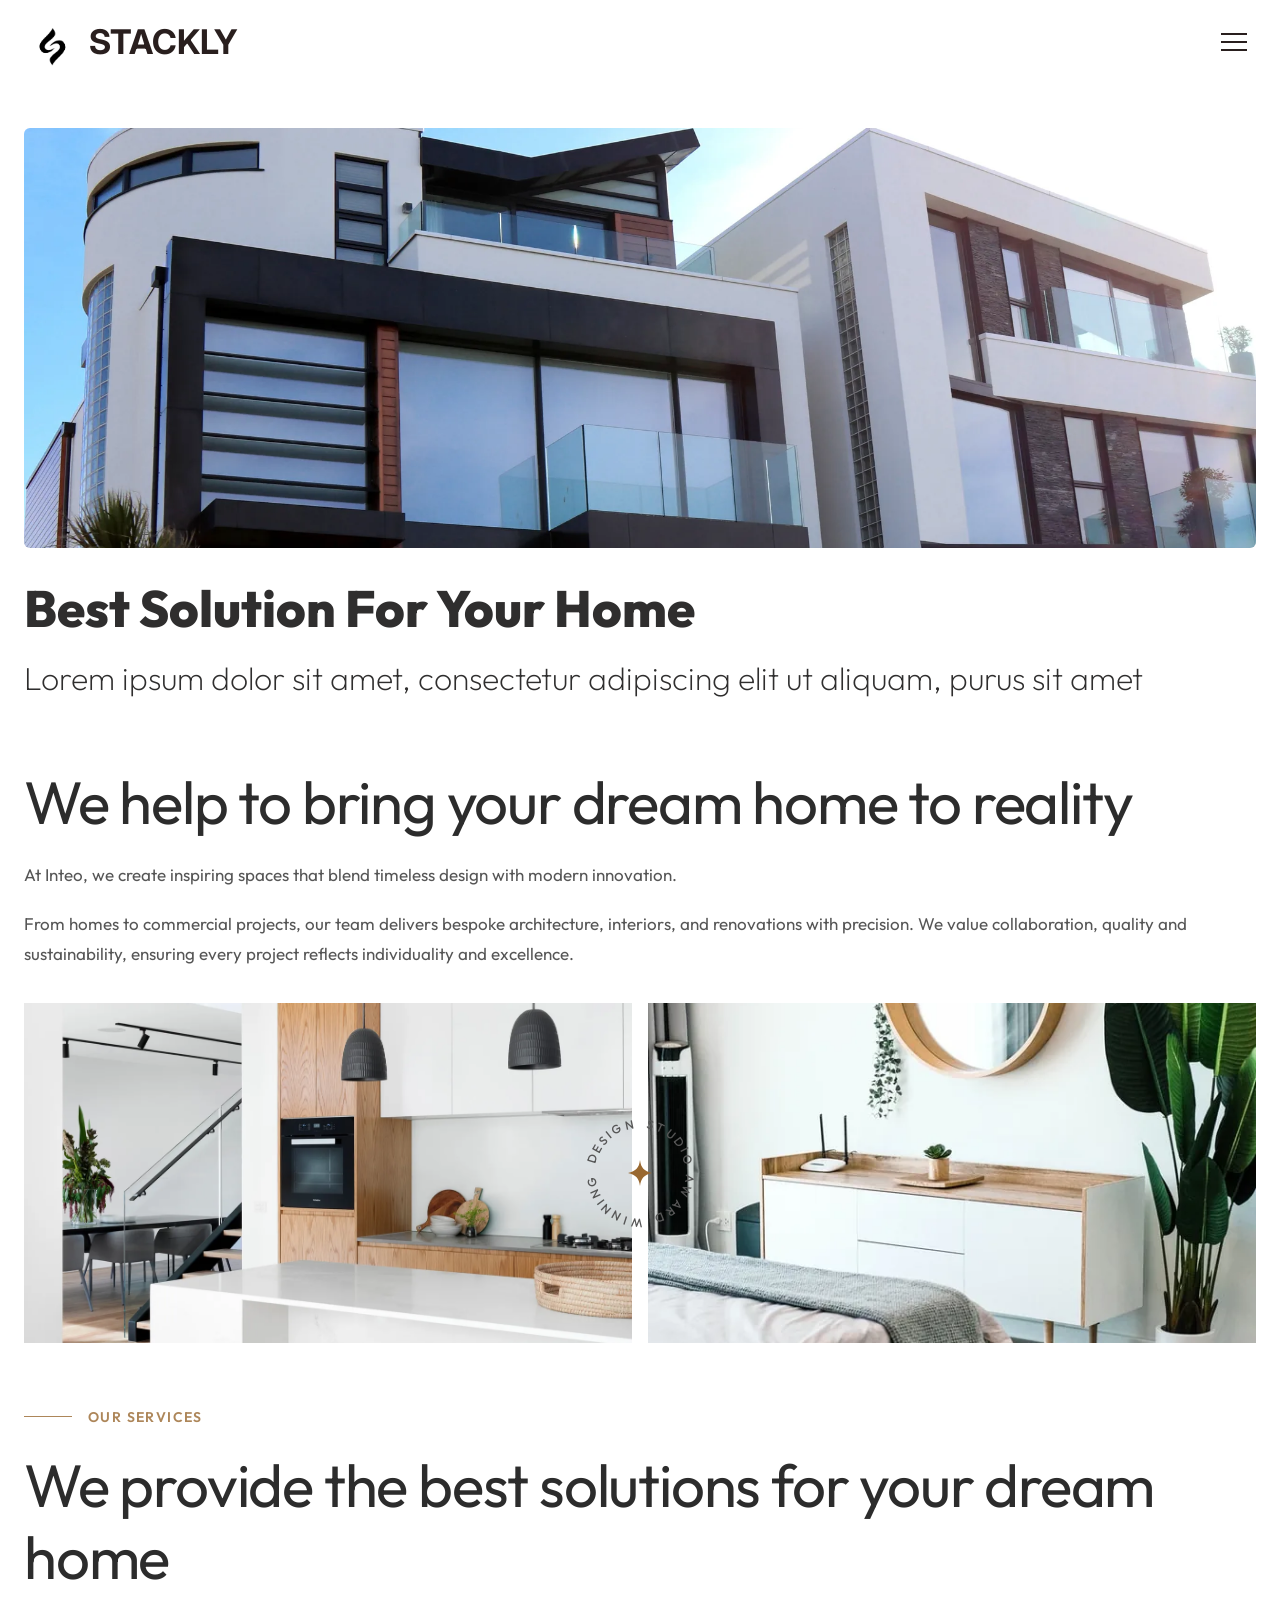
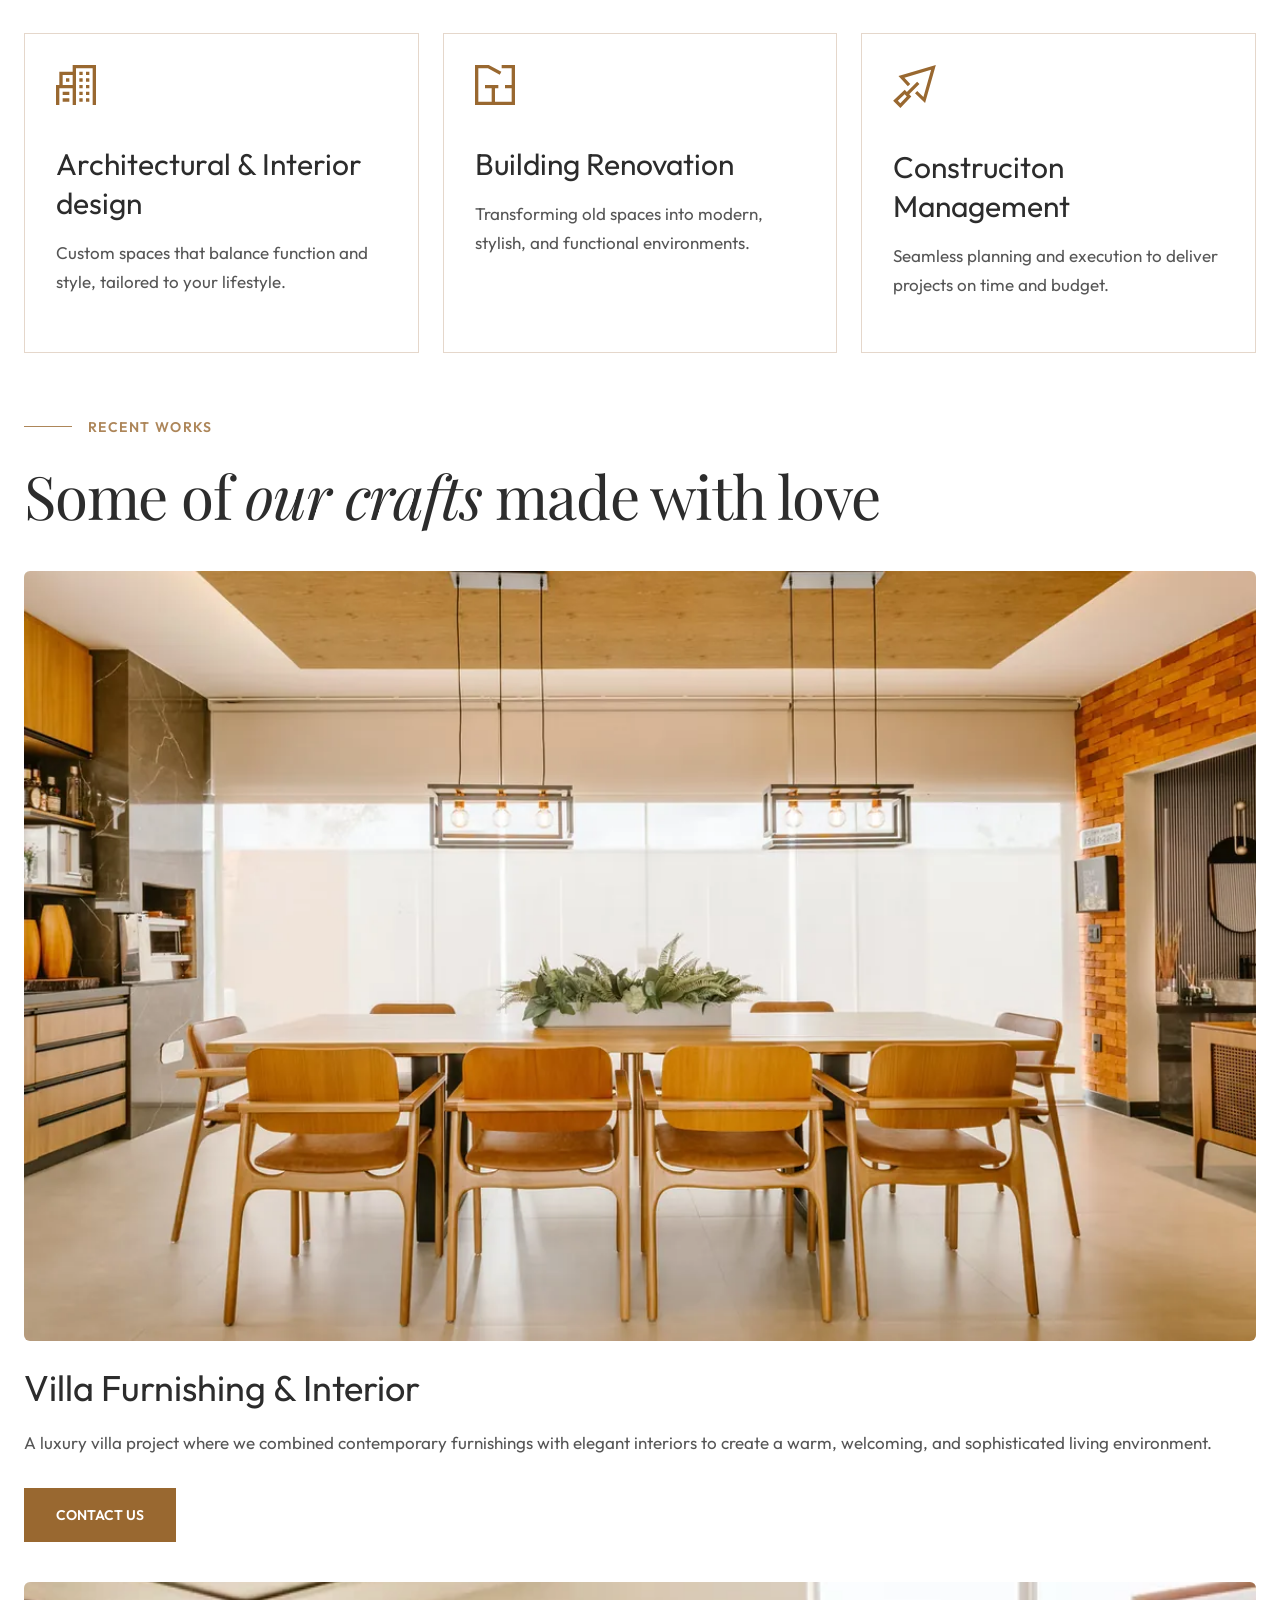
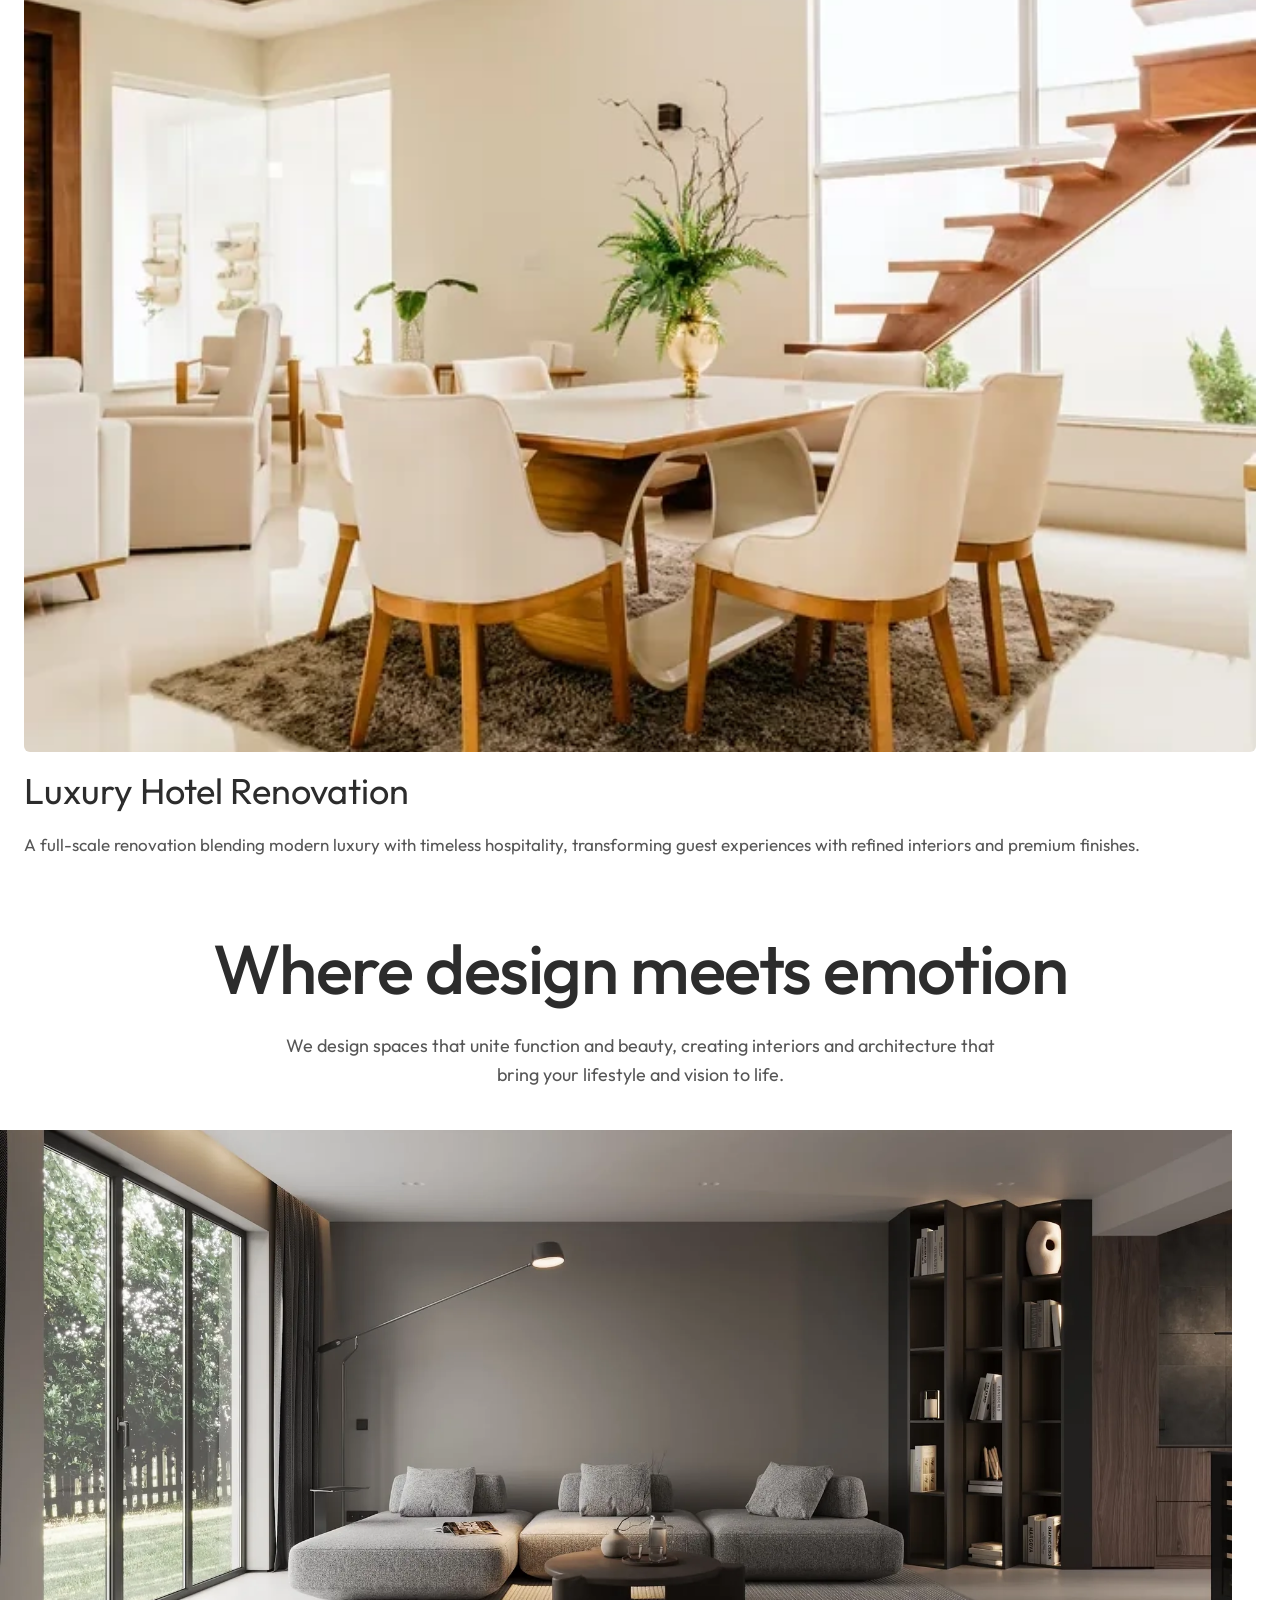
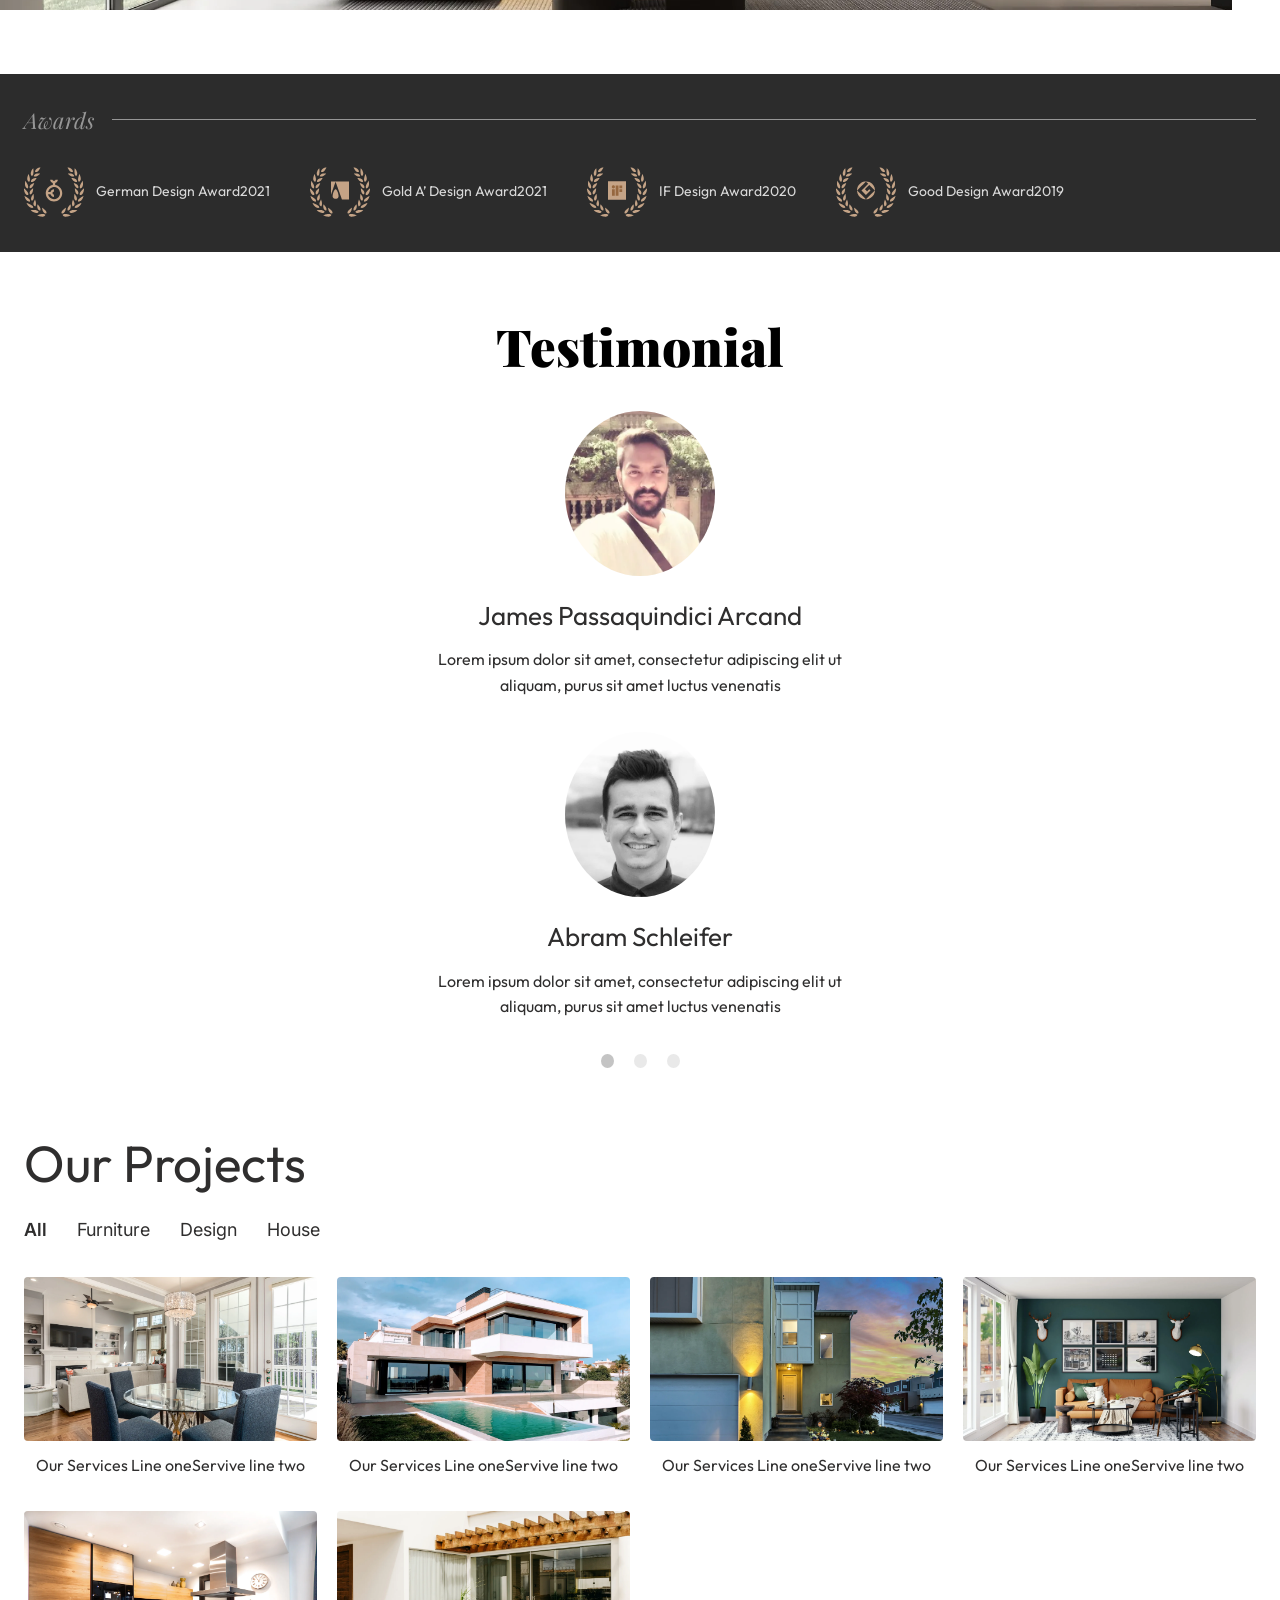
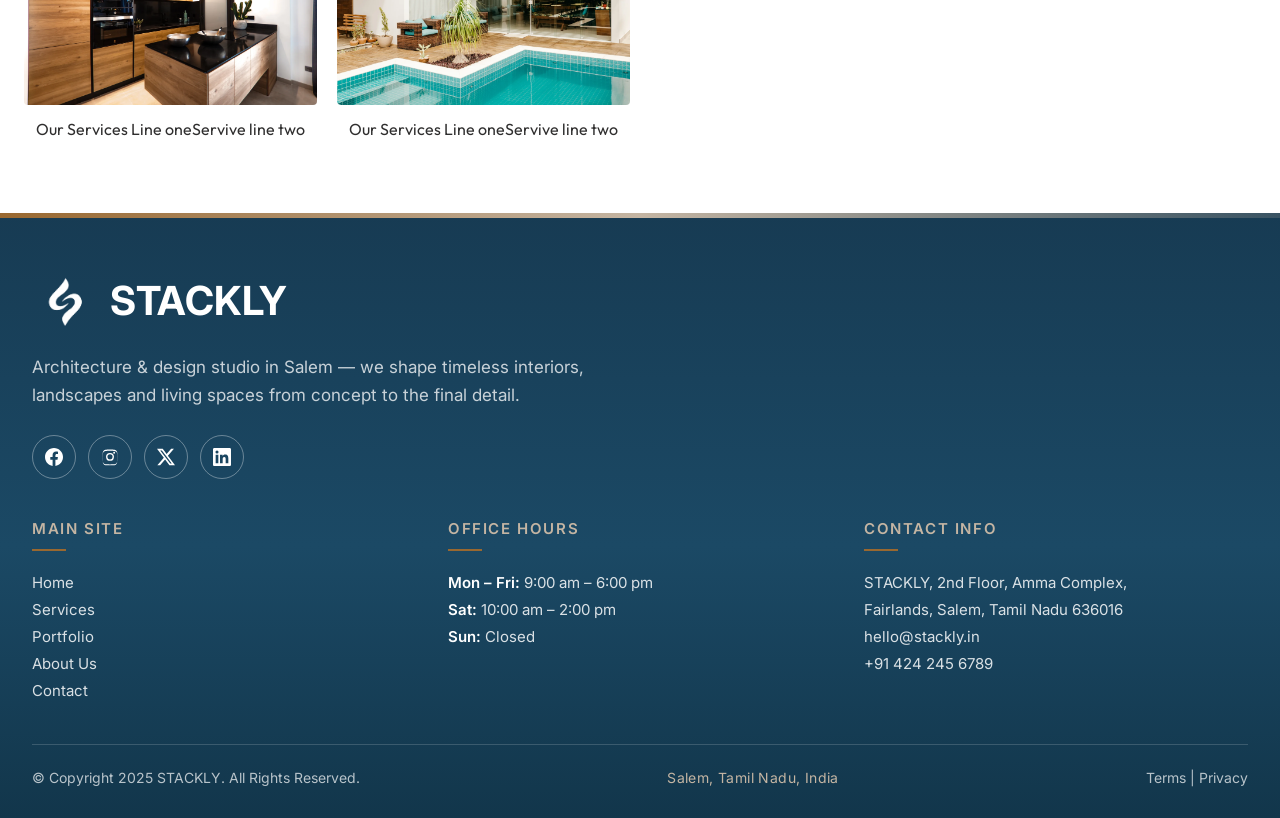
<file: services.html>
<!DOCTYPE html>
<html lang="en">
<head>
<meta charset="UTF-8">
<meta name="viewport" content="width=device-width, initial-scale=1">
<title>Services — STACKLY</title>
<meta name="description" content="STACKLY services — architectural &amp; interior design, building renovation and construction management for your dream home.">
<link rel="stylesheet" href="css/tokens.css">
<link rel="stylesheet" href="css/services.css">
<link rel="stylesheet" href="css/animations.css">
</head>
<body>
<div class="page">

  <!-- ================= header ================= -->
  <header class="site-header">
    <a class="brand" href="index.html" aria-label="STACKLY home">
      <img class="brand-mark" src="assets/img/download-4-1-103fd8c3.webp" alt="">
      <span class="brand-name">STACKLY</span>
    </a>

    <nav class="nav" id="mainNav" aria-label="Main">
      <a href="index.html">Home</a>
      <a href="about.html">About US</a>
      <a class="active" href="services.html">Services</a>
      <a href="portfolio.html">Protfolio</a>
      <a href="contact.html">contact</a>
      <a class="nav-login" href="login.html">Login</a>
    </nav>

    <button class="nav-toggle" id="navToggle" aria-label="Menu" aria-expanded="false">
      <span></span><span></span><span></span>
    </button>

    <a class="btn-nav-contact" href="contact.html">Contact Us</a>
  </header>

  <main class="svc-main">

    <!-- ================= hero ================= -->
    <section class="svc-grp svc-hero" aria-label="Best solution for your home">
      <img class="svc-hero-img" src="assets/img/pexels-expect-best-323780-1-bbad3b9c.webp" alt="Modern home exterior designed by STACKLY">
      <span class="svc-hero-panel" aria-hidden="true"></span>
      <h1 class="svc-hero-title">Best Solution For <br class="brk">Your Home</h1>
      <p class="svc-hero-sub"><span>Lorem ipsum dolor sit amet,</span> <span>consectetur adipiscing elit ut</span> <span>aliquam, purus sit amet</span></p>
    </section>

    <!-- ================= intro ================= -->
    <section class="svc-grp svc-intro">
      <h2 class="svc-intro-title">We help to bring your dream home to reality</h2>
      <div class="svc-intro-text">
        <p>At Inteo, we create inspiring spaces that blend timeless design with modern innovation.</p>
        <p>From homes to commercial projects, our team delivers bespoke architecture, interiors, and renovations with precision. We value collaboration, quality and sustainability, ensuring every project reflects individuality and excellence.</p>
      </div>

      <div class="svc-intro-media">
        <img class="svc-intro-img svc-intro-img--1" src="assets/img/image-7da9c60c.webp" alt="Bright living room with natural light">
        <img class="svc-intro-img svc-intro-img--2" src="assets/img/image-dd78bc32.webp" alt="Minimalist interior detail">

        <div class="svc-badge" aria-label="Award winning design studio">
          <span class="badge-star" aria-hidden="true">
            <svg viewBox="0 0 24 26" xmlns="http://www.w3.org/2000/svg"><path d="M12 0C13 8 16 11 24 13C16 15 13 18 12 26C11 18 8 15 0 13C8 11 11 8 12 0Z" fill="#996830"/></svg>
          </span>
          <span class="badge-letter" style="left:108.6px;top:66.5px;transform:translate(-50%,-50%) rotate(97.7deg)">A</span>
          <span class="badge-letter" style="left:105.2px;top:79.1px;transform:translate(-50%,-50%) rotate(112.9deg)">W</span>
          <span class="badge-letter" style="left:97.2px;top:92px;transform:translate(-50%,-50%) rotate(130.7deg)">A</span>
          <span class="badge-letter" style="left:89.5px;top:99.2px;transform:translate(-50%,-50%) rotate(143.1deg)">R</span>
          <span class="badge-letter" style="left:78.5px;top:105.5px;transform:translate(-50%,-50%) rotate(157.9deg)">D</span>
          <span class="badge-letter" style="left:55.8px;top:108.8px;transform:translate(-50%,-50%) rotate(-175.1deg)">W</span>
          <span class="badge-letter" style="left:45.1px;top:106.7px;transform:translate(-50%,-50%) rotate(-162.3deg)">I</span>
          <span class="badge-letter" style="left:35.7px;top:102.5px;transform:translate(-50%,-50%) rotate(-150.3deg)">N</span>
          <span class="badge-letter" style="left:26px;top:95.3px;transform:translate(-50%,-50%) rotate(-136deg)">N</span>
          <span class="badge-letter" style="left:20.7px;top:89.1px;transform:translate(-50%,-50%) rotate(-126.5deg)">I</span>
          <span class="badge-letter" style="left:15.4px;top:80.4px;transform:translate(-50%,-50%) rotate(-114.6deg)">N</span>
          <span class="badge-letter" style="left:11.9px;top:69.1px;transform:translate(-50%,-50%) rotate(-100.7deg)">G</span>
          <span class="badge-letter" style="left:13.1px;top:45.6px;transform:translate(-50%,-50%) rotate(-73deg)">D</span>
          <span class="badge-letter" style="left:17.3px;top:35.9px;transform:translate(-50%,-50%) rotate(-60.6deg)">E</span>
          <span class="badge-letter" style="left:24px;top:26.8px;transform:translate(-50%,-50%) rotate(-47.3deg)">S</span>
          <span class="badge-letter" style="left:29.3px;top:21.9px;transform:translate(-50%,-50%) rotate(-38.9deg)">I</span>
          <span class="badge-letter" style="left:37.3px;top:16.6px;transform:translate(-50%,-50%) rotate(-27.7deg)">G</span>
          <span class="badge-letter" style="left:50.3px;top:12px;transform:translate(-50%,-50%) rotate(-11.5deg)">N</span>
          <span class="badge-letter" style="left:71.4px;top:12.3px;transform:translate(-50%,-50%) rotate(13.5deg)">S</span>
          <span class="badge-letter" style="left:80px;top:15.3px;transform:translate(-50%,-50%) rotate(24.1deg)">T</span>
          <span class="badge-letter" style="left:90.9px;top:21.9px;transform:translate(-50%,-50%) rotate(39deg)">U</span>
          <span class="badge-letter" style="left:99.3px;top:30.6px;transform:translate(-50%,-50%) rotate(53.2deg)">D</span>
          <span class="badge-letter" style="left:103.7px;top:37.6px;transform:translate(-50%,-50%) rotate(62.8deg)">I</span>
          <span class="badge-letter" style="left:107.2px;top:46.9px;transform:translate(-50%,-50%) rotate(74.4deg)">O</span>
        </div>
      </div>
    </section>

    <!-- ================= our services ================= -->
    <section class="svc-grp svc-services">
      <div class="svc-eyebrow">
        <span class="svc-eyebrow-line" aria-hidden="true"></span>
        <span class="svc-eyebrow-text">OUR SERVICES</span>
      </div>
      <h2 class="svc-sec-title">We provide the best solutions for your dream home</h2>

      <div class="svc-cards">
        <article class="svc-card">
          <img class="svc-card-icon" src="assets/icons/svc-icon-1.svg" alt="" aria-hidden="true">
          <h3 class="svc-card-title">Architectural &amp; Interior design</h3>
          <p class="svc-card-desc">Custom spaces that balance function and style, tailored to your lifestyle.</p>
        </article>

        <article class="svc-card">
          <img class="svc-card-icon" src="assets/icons/svc-icon-2.svg" alt="" aria-hidden="true">
          <h3 class="svc-card-title">Building Renovation</h3>
          <p class="svc-card-desc">Transforming old spaces into modern, stylish, and functional environments.</p>
        </article>

        <article class="svc-card svc-card--3">
          <img class="svc-card-icon" src="assets/icons/svc-icon-3.svg" alt="" aria-hidden="true">
          <h3 class="svc-card-title">Construciton Management</h3>
          <p class="svc-card-desc">Seamless planning and execution to deliver projects on time and budget.</p>
        </article>
      </div>
    </section>

    <!-- ================= recent works ================= -->
    <section class="svc-grp svc-works">
      <div class="svc-eyebrow">
        <span class="svc-eyebrow-line" aria-hidden="true"></span>
        <span class="svc-eyebrow-text">RECENT WORKS</span>
      </div>
      <h2 class="svc-works-title">Some of <i>our crafts</i> made with love</h2>

      <article class="svc-proj svc-proj--1">
        <img class="svc-proj-img" src="assets/img/image-c74e6ec2.webp" alt="Villa furnishing and interior project">
        <h3 class="svc-proj-title">Villa Furnishing &amp; Interior</h3>
        <p class="svc-proj-desc">A luxury villa project where we combined contemporary furnishings with elegant interiors to create a warm, welcoming, and sophisticated living environment.</p>
      </article>

      <a class="svc-btn" href="contact.html">Contact Us</a>

      <article class="svc-proj svc-proj--2">
        <img class="svc-proj-img" src="assets/img/image-9e15257f-crop.webp" alt="Luxury hotel renovation project">
        <h3 class="svc-proj-title">Luxury Hotel Renovation</h3>
        <p class="svc-proj-desc">A full-scale renovation blending modern luxury with timeless hospitality, transforming guest experiences with refined interiors and premium finishes.</p>
      </article>
    </section>

    <!-- ================= statement ================= -->
    <section class="svc-grp svc-statement-grp">
      <h2 class="svc-statement">Where design meets emotion</h2>
      <p class="svc-statement-sub">We design spaces that unite function and beauty, creating interiors and architecture that bring your lifestyle and vision to life.</p>
      <img class="svc-wide-img" src="assets/img/image-8d1d8801.webp" alt="Interior where design meets emotion">
    </section>

    <!-- ================= awards bar ================= -->
    <section class="svc-grp svc-awards-grp" aria-label="Awards">
      <div class="svc-awards">
        <div class="aw-head">
          <span class="aw-label">Awards</span>
          <span class="aw-line" aria-hidden="true"></span>
        </div>

        <div class="aw-items">
          <div class="aw-item aw-item--1">
            <img class="aw-icon" src="assets/icons/award-german-design-award.svg" alt="German Design Award">
            <p class="aw-text">German Design Award<br class="brk">2021</p>
          </div>
          <div class="aw-item aw-item--2">
            <img class="aw-icon" src="assets/icons/award-a-design-award.svg" alt="Gold A’ Design Award">
            <p class="aw-text">Gold A’ Design Award<br class="brk">2021</p>
          </div>
          <div class="aw-item aw-item--3">
            <img class="aw-icon" src="assets/icons/award-if-design-award.svg" alt="IF Design Award">
            <p class="aw-text">IF Design Award<br class="brk">2020</p>
          </div>
          <div class="aw-item aw-item--4">
            <img class="aw-icon" src="assets/icons/award-good-design-award.svg" alt="Good Design Award">
            <p class="aw-text">Good Design Award<br class="brk">2019</p>
          </div>
        </div>
      </div>
    </section>

    <!-- ================= testimonial ================= -->
    <section class="svc-grp svc-testi">
      <h2 class="svc-testi-title">Testimonial</h2>

      <img class="svc-testi-img svc-testi-img--1" src="assets/img/ellipse-9-0ad621fc.webp" alt="James Passaquindici Arcand">
      <h3 class="svc-testi-name svc-testi-name--1">James Passaquindici Arcand</h3>
      <p class="svc-testi-quote svc-testi-quote--1">Lorem ipsum dolor sit amet, <br class="brk">consectetur adipiscing elit ut <br class="brk">aliquam, purus sit amet luctus venenatis</p>

      <img class="svc-testi-img svc-testi-img--2" src="assets/img/ellipse-10-16af6846.webp" alt="Abram Schleifer">
      <h3 class="svc-testi-name svc-testi-name--2">Abram Schleifer</h3>
      <p class="svc-testi-quote svc-testi-quote--2">Lorem ipsum dolor sit amet, <br class="brk">consectetur adipiscing elit ut <br class="brk">aliquam, purus sit amet luctus venenatis</p>

      <div class="svc-dots" aria-hidden="true">
        <span class="svc-dot svc-dot--1"></span>
        <span class="svc-dot svc-dot--2"></span>
        <span class="svc-dot svc-dot--3"></span>
      </div>
    </section>

    <!-- ================= our projects ================= -->
    <section class="svc-grp svc-projects">
      <h2 class="svc-projects-title">Our Projects</h2>

      <div class="svc-filters" role="group" aria-label="Filter projects">
        <button type="button" class="svc-filter is-active" data-filter="all">All</button>
        <button type="button" class="svc-filter" data-filter="furniture">Furniture</button>
        <button type="button" class="svc-filter" data-filter="design">Design</button>
        <button type="button" class="svc-filter" data-filter="house">House</button>
      </div>

      <div class="svc-grid">
        <figure class="svc-gitem" data-cat="furniture" style="left:105px;top:5319px">
          <img src="assets/img/douglas-sheppard-9ryfg8swrvo-unsplash-c3b337e5.webp" alt="Douglas residence interior">
          <figcaption style="left:86px;top:207px">Our Services Line one<br class="brk">Servive line two</figcaption>
        </figure>
        <figure class="svc-gitem" data-cat="design" style="left:553px;top:5319px">
          <img src="assets/img/webaliser-tptxzd9moo-unsplash-751b38a9.webp" alt="Webaliser design project">
          <figcaption style="left:86px;top:207px">Our Services Line one<br class="brk">Servive line two</figcaption>
        </figure>
        <figure class="svc-gitem" data-cat="house" style="left:1001px;top:5319px">
          <img src="assets/img/brian-babb-xbwhrt87mq0-unsplash-5399bf1e.webp" alt="Brian house project">
          <figcaption style="left:87px;top:207px">Our Services Line one<br class="brk">Servive line two</figcaption>
        </figure>
        <figure class="svc-gitem" data-cat="furniture" style="left:105px;top:5659px">
          <img src="assets/img/spacejoy-ksfe2z4reem-unsplash-32fcffd2.webp" alt="Spacejoy furniture project">
          <figcaption style="left:86px;top:206px">Our Services Line one<br class="brk">Servive line two</figcaption>
        </figure>
        <figure class="svc-gitem" data-cat="design" style="left:553px;top:5658px">
          <img src="assets/img/ralph-ravi-kayden-jdbvxignfda-unsplash-920a5335.webp" alt="Ralph design project">
          <figcaption style="left:86px;top:207px">Our Services Line one<br class="brk">Servive line two</figcaption>
        </figure>
        <figure class="svc-gitem" data-cat="house" style="left:1002px;top:5658px">
          <img src="assets/img/jonathan-borba-brxcnh-dxwu-unsplash-13fb3dbb.webp" alt="Jonathan house project">
          <figcaption style="left:86px;top:207px">Our Services Line one<br class="brk">Servive line two</figcaption>
        </figure>
      </div>
    </section>

  </main>

  <!-- ================= footer ================= -->
    <footer class="site-footer">
    <div class="f-inner">
      <div class="f-top">
        <div class="f-brandblock">
          <div class="f-logo-row">
            <img class="f-logo" src="assets/img/download-3-1-2eb7c656.webp" alt="STACKLY">
            <span class="f-brand">STACKLY</span>
          </div>
          <p class="f-about">Architecture &amp; design studio in Salem — we shape timeless interiors, landscapes and living spaces from concept to the final detail.</p>

          <div class="f-social">
            <a href="https://www.facebook.com/login" target="_blank" rel="noopener" aria-label="Facebook"><svg viewBox="0 0 24 24" aria-hidden="true"><path d="M24 12.073c0-6.627-5.373-12-12-12s-12 5.373-12 12c0 5.99 4.388 10.954 10.125 11.854v-8.385H7.078v-3.47h3.047V9.43c0-3.007 1.792-4.669 4.533-4.669 1.312 0 2.686.235 2.686.235v2.953H15.83c-1.491 0-1.956.925-1.956 1.874v2.25h3.328l-.532 3.47h-2.796v8.385C19.612 23.027 24 18.062 24 12.073z"/></svg></a>
            <a href="https://www.instagram.com/accounts/login/" target="_blank" rel="noopener" aria-label="Instagram"><svg viewBox="0 0 24 24" aria-hidden="true"><path d="M12 2.16c3.2 0 3.58.01 4.85.07 1.17.05 1.8.25 2.23.41.56.22.96.48 1.38.9.42.42.68.82.9 1.38.16.42.36 1.06.41 2.23.06 1.27.07 1.65.07 4.85s-.01 3.58-.07 4.85c-.05 1.17-.25 1.8-.41 2.23-.22.56-.48.96-.9 1.38-.42.42-.82.68-1.38.9-.42.16-1.06.36-2.23.41-1.27.06-1.65.07-4.85.07s-3.58-.01-4.85-.07c-1.17-.05-1.8-.25-2.23-.41-.56-.22-.96-.48-1.38-.9-.42-.42-.68-.82-.9-1.38-.16-.42-.36-1.06-.41-2.23C2.17 15.58 2.16 15.2 2.16 12s.01-3.58.07-4.85c.05-1.17.25-1.8.41-2.23.22-.56.48-.96.9-1.38.42-.42.82-.68 1.38-.9.42-.16 1.06-.36 2.23-.41C8.42 2.17 8.8 2.16 12 2.16zm0 1.62c-3.15 0-3.52.01-4.77.07-1.15.05-1.77.24-2.18.4-.55.21-.94.47-1.35.88-.41.41-.67.8-.88 1.35-.16.41-.35 1.03-.4 2.18-.06 1.25-.07 1.62-.07 4.77s.01 3.52.07 4.77c.05 1.15.24 1.77.4 2.18.21.55.47.94.88 1.35.41.41.8.67 1.35.88.41.16 1.03.35 2.18.4 1.25.06 1.62.07 4.77.07s3.52-.01 4.77-.07c1.15-.05 1.77-.24 2.18-.4.55-.21.94-.47 1.35-.88.41-.41.67-.8.88-1.35.16-.41.35-1.03.4-2.18.06-1.25.07-1.62.07-4.77s-.01-3.52-.07-4.77c-.05-1.15-.24-1.77-.4-2.18a3.61 3.61 0 0 0-.88-1.35 3.61 3.61 0 0 0-1.35-.88c-.41-.16-1.03-.35-2.18-.4-1.25-.06-1.62-.07-4.77-.07zm0 2.76a5.29 5.29 0 1 1 0 10.58 5.29 5.29 0 0 1 0-10.58zm0 8.72a3.43 3.43 0 1 0 0-6.86 3.43 3.43 0 0 0 0 6.86zm6.74-8.93a1.24 1.24 0 1 1-2.48 0 1.24 1.24 0 0 1 2.48 0z"/></svg></a>
            <a href="https://x.com/i/flow/login" target="_blank" rel="noopener" aria-label="X"><svg viewBox="0 0 24 24" aria-hidden="true"><path d="M18.901 1.153h3.68l-8.04 9.19L24 22.846h-7.406l-5.8-7.584-6.638 7.584H.474l8.6-9.83L0 1.154h7.594l5.243 6.932L18.901 1.153zm-1.29 19.49h2.039L6.486 3.24H4.298L17.61 20.643z"/></svg></a>
            <a href="https://www.linkedin.com/login" target="_blank" rel="noopener" aria-label="LinkedIn"><svg viewBox="0 0 24 24" aria-hidden="true"><path d="M20.447 20.452h-3.554v-5.569c0-1.328-.027-3.037-1.852-3.037-1.853 0-2.136 1.445-2.136 2.939v5.667H9.351V9h3.414v1.561h.046c.477-.9 1.637-1.85 3.37-1.85 3.601 0 4.267 2.37 4.267 5.455v6.286zM5.337 7.433a2.06 2.06 0 1 1 0-4.126 2.06 2.06 0 0 1 0 4.126zm1.782 13.019H3.555V9h3.564v11.452zM22.225 0H1.771C.792 0 0 .774 0 1.729v20.542C0 23.227.792 24 1.771 24h20.451C23.2 24 24 23.227 24 22.271V1.729C24 .774 23.2 0 22.225 0z"/></svg></a>
          </div>
        </div>

        <div class="f-cols">
          <div class="f-col f-col--site">
            <h4>Main Site</h4>
            <ul>
              <li><a href="index.html">Home</a></li>
              <li><a href="services.html">Services</a></li>
              <li><a href="portfolio.html">Portfolio</a></li>
              <li><a href="about.html">About Us</a></li>
              <li><a href="contact.html">Contact</a></li>
            </ul>
          </div>

          <div class="f-col f-col--hours">
            <h4>Office Hours</h4>
            <ul>
              <li><strong>Mon &ndash; Fri:</strong> 9:00 am &ndash; 6:00 pm</li>
              <li><strong>Sat:</strong> 10:00 am &ndash; 2:00 pm</li>
              <li><strong>Sun:</strong> Closed</li>
            </ul>
          </div>

          <div class="f-col f-col--contact">
            <h4>Contact Info</h4>
            <ul>
              <li>STACKLY, 2nd Floor, Amma Complex,</li>
              <li>Fairlands, Salem, Tamil Nadu 636016</li>
              <li><a href="mailto:hello@stackly.in">hello@stackly.in</a></li>
              <li><a href="tel:+914242456789">+91 424 245 6789</a></li>
            </ul>
          </div>
        </div>
      </div>

      <div class="f-bottom">
        <div class="f-copy">&copy; Copyright 2025 STACKLY. All Rights Reserved.</div>
        <div class="f-loc">Salem, Tamil Nadu, India</div>
        <a class="f-terms" href="#">Terms | Privacy</a>
      </div>
    </div>
  </footer>

</div>

<script src="js/main.js"></script>
<script src="js/animations.js"></script>
</body>
</html>
</file>
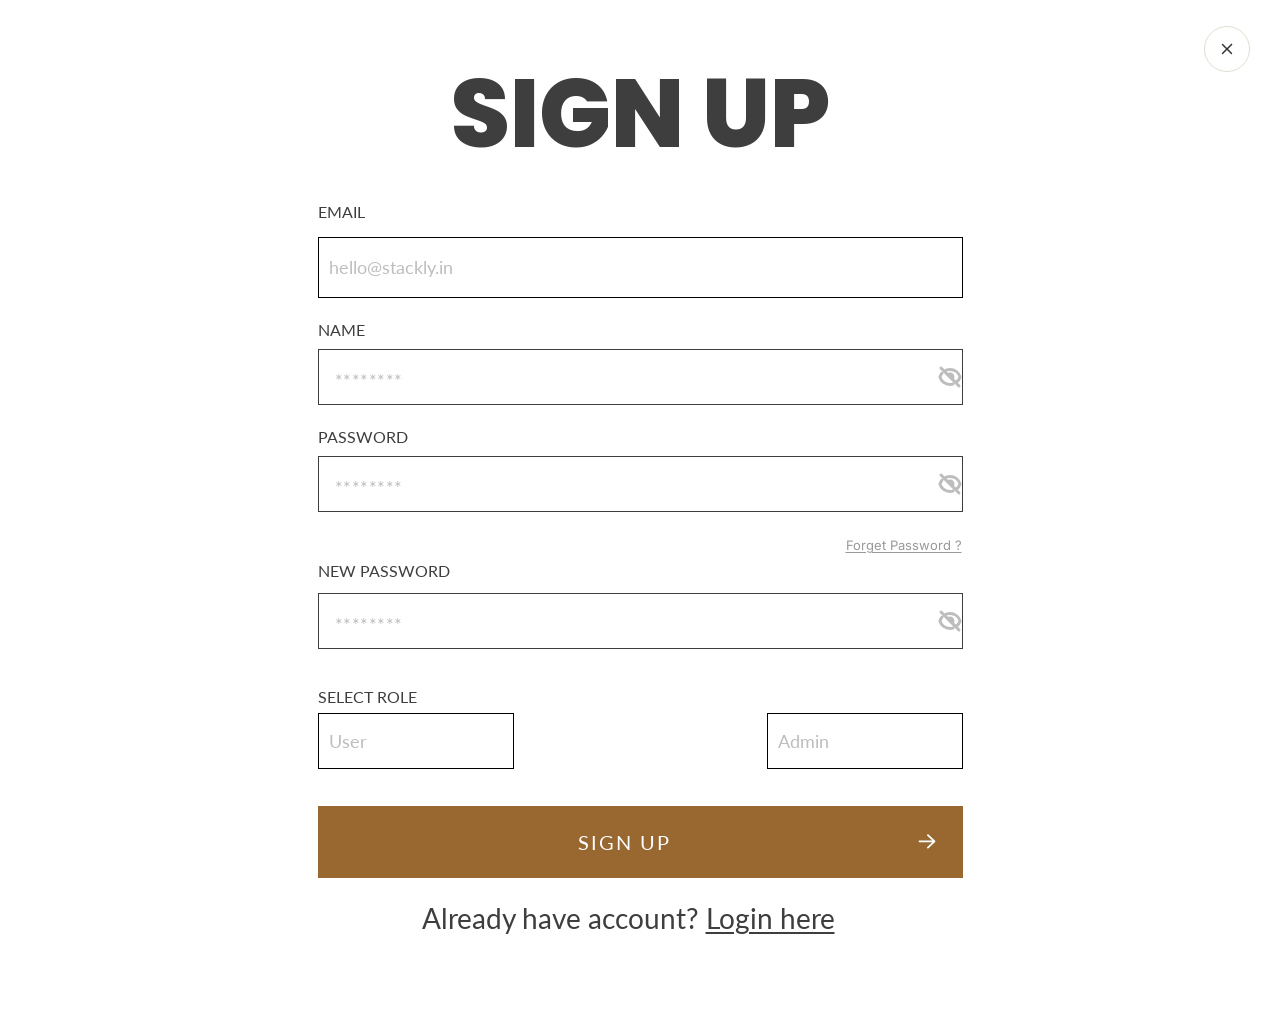
<file: signup.html>
<!DOCTYPE html>
<html lang="en">
<head>
<meta charset="UTF-8">
<meta name="viewport" content="width=device-width, initial-scale=1">
<title>Sign Up — STACKLY</title>
<meta name="description" content="Create your STACKLY account — choose a user or admin role.">
<link rel="stylesheet" href="css/tokens.css">
<link rel="stylesheet" href="css/auth.css">
<link rel="stylesheet" href="css/animations.css">
</head>
<body class="auth-page signup-page">

<a class="auth-close" href="index.html" aria-label="Close and go back to home" title="Close">
  <svg viewBox="0 0 24 24" aria-hidden="true"><path d="M5.3 5.3a1 1 0 0 1 1.4 0L12 10.6l5.3-5.3a1 1 0 1 1 1.4 1.4L13.4 12l5.3 5.3a1 1 0 0 1-1.4 1.4L12 13.4l-5.3 5.3a1 1 0 0 1-1.4-1.4L10.6 12 5.3 6.7a1 1 0 0 1 0-1.4z"/></svg>
</a>

<main class="auth-wrap">
  <h1 class="auth-title">Sign UP</h1>

  <div class="auth-banner" id="authBanner" hidden role="alert"></div>

  <form class="auth-form" id="signupForm" novalidate>
    <label class="field-label" for="suEmail">Email</label>
    <input class="field field-email" id="suEmail" name="email" type="email"
           placeholder="hello@stackly.in" autocomplete="email" spellcheck="false">

    <label class="field-label label-name" for="suName">Name</label>
    <div class="field-password field-name" id="suNameWrap">
      <input id="suName" name="name" type="text"
             placeholder="********" autocomplete="name">
      <button type="button" class="eye-toggle" data-eye="suName" aria-label="Show name">
        <img src="assets/icons/hero-eye-slash.svg" alt="">
      </button>
    </div>

    <label class="field-label label-password" for="suPassword">Password</label>
    <div class="field-password" id="suPasswordWrap">
      <input id="suPassword" name="password" type="password"
             placeholder="********" autocomplete="new-password">
      <button type="button" class="eye-toggle" data-eye="suPassword" aria-label="Show password">
        <img src="assets/icons/hero-eye-slash.svg" alt="">
      </button>
    </div>

    <a class="forget-link" href="#" id="forgetLink">Forget Password ?</a>

    <label class="field-label label-newpw" for="suPassword2">new Password</label>
    <div class="field-password field-newpw" id="suPassword2Wrap">
      <input id="suPassword2" name="password2" type="password"
             placeholder="********" autocomplete="new-password">
      <button type="button" class="eye-toggle" data-eye="suPassword2" aria-label="Show password">
        <img src="assets/icons/hero-eye-slash.svg" alt="">
      </button>
    </div>

    <span class="field-label label-role" id="roleLabel">Select role</span>
    <div class="role-row" role="group" aria-labelledby="roleLabel">
      <button type="button" class="role-box" data-role="user"  aria-pressed="false">User</button>
      <button type="button" class="role-box" data-role="admin" aria-pressed="false">Admin</button>
    </div>

    <button class="auth-submit" type="submit">
      <span class="auth-submit-label">Sign UP</span>
      <img class="auth-submit-arrow" src="assets/icons/hero-heroicons-mini-arrow-right.svg" alt="">
    </button>
  </form>

  <p class="auth-alt">Already have account? <a href="login.html">Login here</a></p>
</main>

<script src="js/auth.js"></script>
<script src="js/animations.js"></script>
</body>
</html>
</file>
<file: css/tokens.css>
/* ============================================================
   STACKLY — Design tokens (extracted from Figma, pixel-exact)
   ============================================================ */
@import url('https://fonts.googleapis.com/css2?family=Outfit:wght@200;300;400;500;600;700;800&family=Playfair+Display:ital,wght@0,400;0,500;0,600;0,700;0,800;0,900;1,400&family=Inter:wght@400;500;600;700&family=Lato:wght@300;400;700;900&family=Poppins:wght@400;500;600;700;800&family=DM+Sans:wght@400;500;700&family=Barlow:wght@400;500;600&family=Open+Sans:wght@300;400;600&family=Montserrat:wght@400;500;600;700&family=Roboto:wght@400;500;700&display=swap');

:root {
  /* — brand / accent — */
  --brown: #996830;          /* primary buttons            */
  --brown-dark: #85592a;
  --tan: #c4b5a3;            /* accent numerals / eyebrows */
  --beige: #e5d7cb;          /* soft borders / buttons     */
  --beige-line: #e5d7cb;

  /* — text — */
  --ink: #291f1e;            /* primary dark text          */
  --ink-900: #1a1a1a;
  --ink-850: #242424;
  --ink-800: #2c2c2c;
  --ink-750: #2f2e2e;
  --ink-700: #333333;
  --ink-650: #3e3e3e;
  --navy: #101420;
  --gray-600: #565656;
  --gray-550: #5a5a5a;
  --gray-500: #666666;
  --gray-450: #6b6b6b;
  --gray-400: #787878;
  --gray-350: #828a9d;
  --gray-300: #999999;
  --gray-250: #bdbdbd;       /* placeholders               */
  --gray-200: #c4c4c4;
  --gray-150: #d6d6d6;
  --gray-100: #dbdfd0;
  --gray-050: #f9fafb;

  /* — surfaces — */
  --white: #ffffff;
  --footer-blue: #1b4965;
  --about-blue: #607d8b;
  --dark-2a: #2a2a2a;
  --dark-0a: #0a0a0a;
  --dark-07: #070f0f;
  --black: #000000;
  --blue-icon: #0a84ff;
  --nav-border: #9eb4c8;

  /* — type — */
  --f-sans: 'Outfit', system-ui, sans-serif;
  --f-display: 'Playfair Display', Georgia, serif;
  --f-inter: 'Inter', system-ui, sans-serif;
  --f-lato: 'Lato', system-ui, sans-serif;
  --f-poppins: 'Poppins', system-ui, sans-serif;
  --f-dm: 'DM Sans', system-ui, sans-serif;
  --f-barlow: 'Barlow', system-ui, sans-serif;
  --f-open: 'Open Sans', system-ui, sans-serif;
  --f-mont: 'Montserrat', system-ui, sans-serif;
  --f-roboto: 'Roboto', system-ui, sans-serif;

  /* — layout — */
  --page-w: 1440px;
  --header-h: 120px;
}

/* ============================================================
   Reset / base
   ============================================================ */
*, *::before, *::after { box-sizing: border-box; }
html { -webkit-text-size-adjust: 100%; scroll-behavior: smooth; }
body {
  margin: 0;
  background: var(--white);
  color: var(--ink);
  font-family: var(--f-sans);
  font-size: 16px;
  line-height: 1.4;
  -webkit-font-smoothing: antialiased;
  -moz-osx-font-smoothing: grayscale;
  overflow-x: hidden;
}
img, svg { display: block; max-width: 100%; }
a { color: inherit; text-decoration: none; }
button { font: inherit; cursor: pointer; }
input, select, textarea { font: inherit; color: inherit; }
h1, h2, h3, h4, p, figure { margin: 0; }
ul { margin: 0; padding: 0; list-style: none; }

/* the whole desktop design is authored on a 1440 canvas */
.page {
  position: relative;
  width: 100%;
  min-width: 300px;
  overflow: hidden;
}

/* above the 1440 reference the canvas stays a centered 1440 sheet
   (browser zoom < 100% on large screens) — content stays centered while
   every section background bleeds out to the full viewport width */
@media (min-width: 1441px) {
  .page {
    width: 1440px;
    margin-inline: auto;
    overflow: visible;          /* let backgrounds bleed past the sheet */
  }
  /* the header spans the full viewport: brand flush left, button flush right,
     nav optically centred (added after the page-specific nav overrides below) */
  /* footer spans edge to edge (the inner grid stays centred on the sheet) */
  .site-footer {
    margin-left: calc(50% - 50vw);
    width: 100vw;
  }
}

/* generic helpers */
.container { width: min(100% - 48px, 1312px); margin-inline: auto; }
.center { text-align: center; }
.visually-hidden {
  position: absolute; width: 1px; height: 1px; margin: -1px;
  padding: 0; overflow: hidden; clip: rect(0 0 0 0); white-space: nowrap; border: 0;
}

/* ============================================================
   Header / navigation  (1440 reference → responsive)
   ============================================================ */
.site-header {
  position: fixed;
  inset: 0 0 auto 0;
  height: var(--header-h);
  z-index: 60;
  display: flex;
  align-items: flex-start;
  padding: 0 90px 0 0;
  transition: background .25s ease, box-shadow .25s ease, height .25s ease;
}
.site-header.is-solid {
  position: sticky;
  top: 0;
  background: var(--white);
}

.brand {
  position: relative;
  display: flex;
  align-items: center;
  gap: 11px;
  flex: 0 0 auto;
  height: var(--header-h);
}
.brand-mark {
  width: 58px;
  height: 58px;
  object-fit: contain;
  pointer-events: none;
}
.brand-name {
  margin: 0;
  font-family: var(--f-inter);
  font-weight: 700;
  font-size: 36px;
  line-height: 1;
  color: var(--ink);
  letter-spacing: 0;
  white-space: nowrap;
}

.nav {
  display: flex;
  align-items: center;
  gap: 22px;
  margin: 45px auto 0;
}
.nav a {
  font-family: var(--f-sans);
  font-weight: 400;
  font-size: 19px;
  line-height: 24px;
  color: var(--ink);
  opacity: .5;
  transition: opacity .2s ease;
  white-space: nowrap;
}
.nav a:hover { opacity: .8; }
.nav a.active { font-weight: 700; opacity: 1; }

.btn-nav-contact {
  flex: 0 0 auto;
  margin-top: 42px;
  display: inline-flex;
  align-items: center;
  justify-content: center;
  width: 106px;
  height: 34px;
  padding: 6px 14px;
  border: 1px solid var(--nav-border);
  font-family: var(--f-sans);
  font-weight: 700;
  font-size: 13px;
  line-height: 16px;
  color: var(--ink);
  background: transparent;
  transition: background .2s ease, color .2s ease;
}
.btn-nav-contact:hover { background: var(--ink); color: #fff; border-color: var(--ink); }

/* login shortcut (added for the role-based auth flow, sits between the nav
   links and Contact Us) */
.nav .nav-login {
  position: absolute;
  top: 45px;
  right: 240px;
  font-family: var(--f-sans);
  font-weight: 700;
  font-size: 19px;
  line-height: 24px;
  color: var(--ink);
  opacity: .5;
  transition: opacity .2s ease;
}
.nav .nav-login:hover { opacity: 1; }

/* exact 1440 reference layout: nav boxes start at x529, button at x1228 */
@media (min-width: 1440px) {
  .nav {
    position: absolute;
    left: 529px;
    top: 45px;
    margin: 0;
  }
  .nav a:first-child { margin-right: 3px; }   /* design gap Home→About is 29px */
  .nav .nav-login { position: static; top: auto; right: auto; }
  .btn-nav-contact {
    position: absolute;
    right: 90px;
    top: 42px;
    margin-top: 0;
  }
  /* Figma puts the wordmark text box at y49 on every page; flex-centring
     lands it 1.5px higher — nudge it onto the design baseline */
  .brand-name { position: relative; top: 1.5px; }
}

/* above the reference width the header stretches edge to edge, so the nav
   centres on the viewport instead of sitting at the canvas x-offset */
@media (min-width: 1441px) {
  .nav { left: 50%; transform: translateX(-50%); }
}

/* light-on-dark variant (over hero imagery) */
.site-header.on-dark .brand-name,
.site-header.on-dark .nav a,
.site-header.on-dark .nav .nav-login,
.site-header.on-dark .btn-nav-contact { color: #fff; }
.site-header.on-dark .btn-nav-contact { border-color: #fff; }
.site-header.on-dark .btn-nav-contact:hover { background: #fff; color: var(--ink); }
.site-header.on-dark .nav a { opacity: .5; }
.site-header.on-dark .nav a.active { opacity: 1; }

/* sticky state: header stays on top and turns solid once the page scrolls */
.site-header.is-stuck {
  background: var(--white);
  box-shadow: 0 2px 16px rgba(41, 31, 30, .14);
}
.site-header.is-stuck .brand-name,
.site-header.is-stuck .nav a,
.site-header.is-stuck .nav .nav-login,
.site-header.is-stuck .btn-nav-contact { color: var(--ink); }
.site-header.is-stuck .nav a { opacity: .5; }
.site-header.is-stuck .nav a.active { opacity: 1; }
.site-header.is-stuck .nav a:hover,
.site-header.is-stuck .nav .nav-login:hover { opacity: 1; }
.site-header.is-stuck .btn-nav-contact { border-color: var(--nav-border); }
.site-header.is-stuck .btn-nav-contact:hover { background: var(--ink); color: #fff; border-color: var(--ink); }

/* desktop: the sticky bar compacts so it doesn't dominate the viewport */
@media (min-width: 1440px) {
  .site-header.is-stuck:not(.is-solid) { --header-h: 96px; }
}

/* burger */
.nav-toggle {
  display: none;
  position: absolute;
  right: 24px;
  top: 48px;
  width: 44px;
  height: 44px;
  padding: 0;
  border: 0;
  background: transparent;
}
.nav-toggle span {
  display: block;
  width: 26px;
  height: 2px;
  margin: 6px auto;
  background: var(--ink);
  transition: transform .25s ease, opacity .25s ease;
}
.site-header.on-dark .nav-toggle span { background: #fff; }

/* ============================================================
   Footer — redesigned: gradient shell, mono social icons,
   stacked brand block + link columns + bottom bar
   ============================================================ */
.site-footer {
  position: relative;
  background: linear-gradient(180deg, #173b53 0%, var(--footer-blue) 55%, #12364b 100%);
  color: #fff;
  font-family: var(--f-inter);
  padding: 74px 80px 0;
}
.site-footer::before {
  content: "";
  position: absolute;
  left: 0;
  top: 0;
  width: 100%;
  height: 5px;
  background: linear-gradient(90deg, var(--brown), var(--tan), rgba(196, 181, 163, .2));
}
.f-inner { max-width: 1440px; margin: 0 auto; }

.f-top {
  display: flex;
  align-items: flex-start;
  justify-content: space-between;
  gap: 56px;
  flex-wrap: wrap;
}
.f-brandblock { max-width: 470px; }
.f-logo-row { display: flex; align-items: center; gap: 14px; }
.site-footer .f-logo {
  width: 74px;
  height: 74px;
  object-fit: contain;
}
.site-footer .f-brand {
  font-family: var(--f-inter);
  font-weight: 700;
  font-size: 46px;
  line-height: 1;
  letter-spacing: .5px;
  color: #fff;
}
.site-footer .f-about {
  margin-top: 20px;
  font-size: 17px;
  line-height: 1.65;
  font-weight: 400;
  color: rgba(255, 255, 255, .76);
}
.f-social { display: flex; gap: 12px; margin-top: 26px; }
.f-social a {
  width: 44px;
  height: 44px;
  border: 1px solid rgba(255, 255, 255, .35);
  border-radius: 50%;
  display: inline-flex;
  align-items: center;
  justify-content: center;
  color: #fff;
}
.f-social a svg { width: 18px; height: 18px; fill: currentColor; }
.f-social a:hover {
  background: #fff;
  border-color: #fff;
  color: var(--footer-blue);
  transform: translateY(-4px);
}

.f-cols { display: flex; gap: 56px; flex-wrap: wrap; }
.f-col { position: static; width: auto; }
.f-col h4 {
  font-family: var(--f-inter);
  font-weight: 600;
  font-size: 15px;
  line-height: 1.4;
  letter-spacing: 1.6px;
  text-transform: uppercase;
  color: var(--tan);
  margin: 0 0 18px;
  position: relative;
  padding-bottom: 12px;
}
.f-col h4::after {
  content: "";
  position: absolute;
  left: 0;
  bottom: 0;
  width: 34px;
  height: 2px;
  background: var(--brown);
}
.f-col li, .f-col p {
  font-family: var(--f-inter);
  font-weight: 400;
  font-size: 16px;
  line-height: 1.95;
  color: rgba(255, 255, 255, .84);
}
.f-col li strong { color: #fff; font-weight: 600; }
.f-col li a { color: rgba(255, 255, 255, .84); }
.f-col li a:hover { color: var(--tan); }

.f-bottom {
  margin-top: 54px;
  padding: 22px 0 30px;
  border-top: 1px solid rgba(255, 255, 255, .16);
  display: flex;
  align-items: center;
  justify-content: space-between;
  gap: 16px;
  flex-wrap: wrap;
}
.f-copy, .f-terms, .f-loc {
  font-size: 15px;
  line-height: 1.5;
  color: rgba(255, 255, 255, .7);
}
.f-loc { color: var(--tan); letter-spacing: .4px; }
.f-terms:hover { color: #fff; }

/* ============================================================
   Responsive — shared
   ============================================================ */
@media (max-width: 1439px) {
  .site-header { padding-right: 40px; }
}

@media (max-width: 1439px) {
  :root { --header-h: 84px; }

  .site-header {
    height: var(--header-h);
    align-items: center;
    padding: 0 24px;
    position: fixed;
  }
  .site-header.is-solid { position: sticky; top: 0; }
  .brand { height: var(--header-h); }
  .brand-mark { width: 54px; height: 54px; }
  .brand-name { font-size: 34px; line-height: 1; }

  .nav-toggle { display: block; top: 20px; right: 24px; }

  .nav {
    position: fixed;
    inset: 0;
    margin: 0;
    flex-direction: column;
    justify-content: center;
    gap: 28px;
    background: #fff;
    transform: translateX(100%);
    transition: transform .3s ease;
    z-index: 70;
  }
  .site-header.on-dark .nav { background: #111; }
  .nav a { font-size: 26px; opacity: 1; }
  .nav.is-open { transform: translateX(0); }

  .nav .nav-login {
    position: static;
    top: auto;
    right: auto;
    font-size: 26px;
    font-weight: 400;
    opacity: 1;
    text-align: center;
  }

  .btn-nav-contact {
    position: fixed;
    left: 50%;
    bottom: 48px;
    transform: translateX(-50%);
    margin: 0;
    width: 200px;
    height: 48px;
    display: none;
    z-index: 71;
  }
  .nav.is-open ~ .btn-nav-contact { display: inline-flex; }

  .nav-toggle.is-open { position: fixed; top: 20px; z-index: 80; }
  .nav-toggle.is-open span:nth-child(1) { transform: translateY(8px) rotate(45deg); }
  .nav-toggle.is-open span:nth-child(2) { opacity: 0; }
  .nav-toggle.is-open span:nth-child(3) { transform: translateY(-8px) rotate(-45deg); }

  /* footer flow layout */
  .site-footer { padding: 56px 32px 0; }
  .f-top { flex-direction: column; gap: 40px; }
  .f-brandblock { max-width: 560px; }
  .site-footer .f-logo { width: 64px; height: 64px; }
  .site-footer .f-brand { font-size: 40px; }
  .f-cols { display: grid; grid-template-columns: repeat(auto-fit, minmax(220px, 1fr)); gap: 32px; width: 100%; }
  .f-col h4 { font-size: 15px; line-height: 1.3; }
  .f-col li, .f-col p { font-size: 15px; line-height: 1.8; }
  .f-bottom { margin-top: 40px; }
  .f-copy, .f-terms, .f-loc { font-size: 14px; line-height: 1.5; }
}

@media (max-width: 768px) {
  .brand-mark { width: 54px; height: 54px; }
  .brand-name { font-size: 32px; }
  .site-footer { padding: 40px 20px 0; }
  .site-footer .f-brand { font-size: 32px; }
  .f-social a { width: 40px; height: 40px; }
}

@media (max-width: 480px) {
  .brand-mark { width: 44px; height: 44px; }
  .brand-name { font-size: 22px; }
}
</file>
<file: css/home.css>
/* ============================================================
   STACKLY — Home page (Figma frame "home" 1440 × 8025)
   Desktop = exact 1440 canvas · ≤1200 = reflowed
   ============================================================ */

/* ---------------- hero ---------------- */
.hero {
  position: relative;
  height: 820px;
  overflow: hidden;
}
.hero-bg {
  position: absolute;
  inset: 0;
  width: 100%;
  height: 820px;
  object-fit: cover;
  object-position: center;
}
.hero-veil {
  position: absolute;
  left: 0;
  right: 0;
  top: 347px;
  height: 473px;
  background: linear-gradient(180deg, #1e1e1e00 0%, #1e1e1eb2 55%, #1e1e1e 100%);
  opacity: .4;
}
.hero-title {
  position: absolute;
  left: 129px;
  top: 567px;
  width: 700px;
  margin: 0;
  font-family: var(--f-display);
  font-weight: 900;
  font-size: 70px;
  line-height: 84px;
  color: #fff;
}
.hero-side {
  position: absolute;
  left: 879px;
  top: 567px;
  width: 450px;
}
.hero-side p {
  font-family: var(--f-sans);
  font-weight: 500;
  font-size: 24px;
  line-height: 28.8px;
  color: #fff;
}
.hero-btn {
  display: flex;
  align-items: center;
  justify-content: center;
  gap: 22px;
  width: 180px;
  height: 50px;
  margin-top: 30px;
  background: #fff;
  font-family: var(--f-sans);
  font-weight: 700;
  font-size: 14px;
  line-height: 17.6px;
  letter-spacing: .7px;
  color: #1e1e1e;
  transition: background .2s ease, color .2s ease;
}
.hero-btn img { width: 18px; height: 18px; }
.hero-btn:hover { background: var(--brown); color: #fff; }

/* ---------------- elevate your design (group 261) ---------------- */
.elevate {
  position: relative;
  width: 1404px;
  max-width: 100%;
  height: 685px;
  margin: 43px auto 0;
}
.elevate-head { position: relative; height: 77px; }
.elevate-head h2 {
  position: absolute;
  left: 0;
  top: 0;
  margin: 0;
  font-family: var(--f-sans);
  font-weight: 700;
  font-size: 70px;
  line-height: 77px;
  color: var(--ink);
}
.elevate-head p {
  position: absolute;
  left: 877.5px;
  top: 9px;
  width: 433px;
  margin: 0;
  font-family: var(--f-sans);
  font-weight: 400;
  font-size: 24px;
  line-height: 31.2px;
  color: var(--ink);
}
.elevate-btn {
  position: absolute;
  left: 1333.8px;
  top: 8px;
  display: flex;
  align-items: center;
  justify-content: center;
  width: 70.2px;
  height: 60px;
  background: #fffcf0;
  border: 1px solid var(--ink);
  transition: background .2s ease;
}
.elevate-btn img { width: 34px; height: 34px; }
.elevate-btn:hover { background: var(--beige); }

.elevate-cards {
  position: absolute;
  left: 0;
  top: 123px;
  display: flex;
  gap: 30px;
}
.elevate-card {
  width: 320px;
  background: #fff;
}
.elevate-card > img {
  width: 320px;
  height: 380px;
  object-fit: cover;
}
.elevate-card .ec-body { padding: 20px 20px 0; }
.elevate-card h3 {
  margin: 0;
  font-family: var(--f-display);
  font-weight: 700;
  font-size: 24px;
  line-height: 30px;
  color: var(--ink);
}
.elevate-card p {
  margin-top: 16px;
  font-family: var(--f-sans);
  font-weight: 400;
  font-size: 16px;
  line-height: 22.4px;
  color: rgba(41, 31, 30, .7);
}

/* ---------------- gallery ---------------- */
.gallery { margin-top: 117px; }
.gallery h2 {
  width: max-content;
  max-width: 100%;
  margin: 0 auto;
  font-family: var(--f-sans);
  font-weight: 700;
  font-size: 70px;
  line-height: 77px;
  color: var(--ink);
  text-align: center;
}
.gallery .g-sub {
  width: 760px;
  max-width: 100%;
  margin: 31px auto 0;
  font-family: var(--f-sans);
  font-weight: 400;
  font-size: 24px;
  line-height: 33.6px;
  color: var(--ink);
  text-align: center;
}
.mosaic {
  position: relative;
  width: 1402px;
  max-width: 100%;
  height: 655px;
  margin: 35px auto 0;
}
.mosaic span,
.mosaic img {
  position: absolute;
  display: block;
  object-fit: cover;
}
.mosaic .m-gray { background: #c4c4c4; }

/* ---------------- feature strip ---------------- */
.features {
  display: flex;
  justify-content: space-between;
  position: relative;
  left: -1px;                /* reference strip sits 1px left of the centred box */
  width: 1311px;
  max-width: calc(100% - 128px);
  height: 63px;
  margin: 85.8px auto 0;
}
.feature {
  display: flex;
  align-items: center;
  gap: 10px;
}
.feature img { width: 60px; height: 60px; flex: 0 0 60px; }
.feature .ft-text { display: flex; flex-direction: column; gap: 10px; }
.feature h3 {
  margin: 0;
  font-family: var(--f-display);
  font-weight: 700;
  font-size: 22px;
  line-height: 27.5px;
  color: var(--ink);
  white-space: nowrap;
}
.feature p {
  margin: 0;
  font-family: var(--f-sans);
  font-weight: 400;
  font-size: 18px;
  line-height: 25.2px;
  text-transform: capitalize;
  color: rgba(41, 31, 30, .8);
  white-space: nowrap;
}

/* ---------------- masters of the ancient craft ---------------- */
.masters {
  position: relative;
  width: 1440px;
  max-width: 100%;
  height: 630px;
  margin: 212px auto 0;
}
.masters-content {
  position: absolute;
  left: 101px;
  top: 0;
  width: 529px;
}
.masters-content h2 {
  width: 343px;
  margin: 0;
  font-family: var(--f-sans);
  font-weight: 400;
  font-size: 56px;
  line-height: 61.6px;
  letter-spacing: -1.12px;
  color: #1a1a1a;
}
/* per-block glyph offsets: Chrome vs Figma place caps differently inside the
   line box (measured against the reference render) */
.masters-content h2 { position: relative; top: 7px; }
.masters-content .m-lead {
  position: relative;
  top: -4px;
  margin-top: 51px;
  width: max-content;
  max-width: 100%;
  font-family: var(--f-sans);
  font-weight: 400;
  font-size: 18px;
  line-height: 32.4px;
  color: #1a1a1a;
}
.masters-content .m-body {
  position: relative;
  top: -7px;
  margin-top: 26.9px;
  width: max-content;
  max-width: 100%;
  font-family: var(--f-sans);
  font-weight: 400;
  font-size: 16px;
  line-height: 30.4px;
  color: #5a5a5a;
}
.masters-content .m-link {
  display: inline-flex;
  gap: 12px;
  margin-top: 25px;
  font-family: var(--f-sans);
  font-weight: 500;
  font-size: 14px;
  line-height: 22.4px;
  letter-spacing: .7px;
  color: #1a1a1a;
}
.masters-content .m-link:hover { color: var(--brown); }
.masters-img {
  position: absolute;
  left: 856px;
  top: 0;
  width: 519px;
  height: 630px;
}
.masters-img::before {
  content: "";
  position: absolute;
  left: 30px;
  top: 0;
  width: 489px;
  height: 600px;
  border: 1px solid var(--tan);
}
.masters-img img {
  position: absolute;
  left: 0;
  top: 29.8px;
  width: 463px;
  height: 600px;
  object-fit: fill;
}

/* ---------------- stats ---------------- */
.stats {
  position: relative;
  width: 1440px;
  max-width: 100%;
  height: 118px;
  margin: 45px auto 0;
}
.stat { position: absolute; text-align: center; }
.stat b {
  display: block;
  font-family: var(--f-display);
  font-weight: 400;
  font-size: 56px;
  line-height: 56px;
  color: #1a1a1a;
}
.stat span {
  display: block;
  margin-top: 31px;
  font-family: var(--f-sans);
  font-weight: 500;
  font-size: 14px;
  line-height: 22.4px;
  letter-spacing: 1.4px;
  text-transform: uppercase;
  color: #7a7a7a;
}
.stat--1 { left: 132px; top: 0; width: 181.4px; }
.stat--2 { left: 633px; top: 0; width: 179px; }
.stat--3 { left: 1146px; top: 0; width: 172.6px; }
.stat--3 span { margin-top: 40px; }

/* ---------------- complete stone solution ---------------- */
.stone { position: relative; height: 153px; margin-top: 81px; }
.stone h2 {
  position: absolute;
  right: 741px;             /* right edge = 699 on the 1440 canvas */
  top: 1px;
  width: max-content;
  margin: 0;
  font-family: var(--f-sans);
  font-weight: 400;
  font-size: 56px;
  line-height: 61.6px;
  letter-spacing: -1.12px;
  color: #000;
  text-align: right;
}
.stone p {
  position: absolute;
  margin: 0;
  width: max-content;
  font-family: var(--f-sans);
  font-weight: 400;
  font-size: 16px;
  line-height: 28.8px;
  color: #5a5a5a;
  text-align: right;
}
.stone .s-1 { top: 92px; right: 899px; }   /* right edge 541 */
.stone .s-2 { top: 125px; right: 855px; }  /* right edge 585 */

/* ---------------- service cards ---------------- */
.services-row {
  display: flex;
  gap: 30px;
  width: 1276px;
  max-width: 100%;
  margin: 64px 0 0 92px;   /* design frame sits at x92 (not centred) */
  padding: 40px 0;
}
.svc-card {
  flex: 1;
  height: 557.4px;
  background: #fff;
  padding-bottom: 20px;
  transition: box-shadow .25s ease, transform .25s ease;
}
.svc-card:hover { box-shadow: 0 18px 40px rgba(41, 31, 30, .1); transform: translateY(-4px); }
.svc-card > img {
  width: 100%;
  height: 280px;
  object-fit: fill;
}
.svc-body { padding: 15px 30px 0; }
.svc-num {
  font-family: var(--f-display);
  font-weight: 400;
  font-size: 44px;
  line-height: 70.4px;
  color: var(--tan);
}
.svc-card h3 {
  margin-top: 16.6px;
  font-family: var(--f-sans);
  font-weight: 400;
  font-size: 24px;
  line-height: 26.4px;
  letter-spacing: -.48px;
  color: #1a1a1a;
}
.svc-card p {
  margin-top: 18.6px;
  font-family: var(--f-sans);
  font-weight: 400;
  font-size: 14px;
  line-height: 25.6px;
  color: #5a5a5a;
}
.svc-link {
  display: inline-block;
  margin-top: 12.8px;
  font-family: var(--f-sans);
  font-weight: 500;
  font-size: 14px;
  line-height: 22.4px;
  letter-spacing: .7px;
  color: #1a1a1a;
}
.svc-link:hover { color: var(--brown); }

/* ---------------- featured projects ---------------- */
.work { position: relative; height: 1499px; margin-top: 25.6px; }
.eyebrow {
  font-family: var(--f-sans);
  font-weight: 500;
  font-size: 20px;
  line-height: 19.2px;
  letter-spacing: 3px;
  text-transform: uppercase;
  color: var(--tan);
}
.work .eyebrow { position: absolute; left: 65px; top: 12px; }
.work h2 {
  position: absolute;
  left: 34px;
  top: 92px;
  margin: 0;
  font-family: var(--f-sans);
  font-weight: 400;
  font-size: 56px;
  line-height: 61.6px;
  letter-spacing: -1.12px;
  color: var(--ink);
}
.work-all {
  position: absolute;
  left: 1156px;
  top: 80px;
  width: 211.6px;
  padding: 20px 40px;
  border: 1px solid rgba(255, 255, 255, .4);
  font-family: var(--f-sans);
  font-weight: 500;
  font-size: 14px;
  line-height: 22.4px;
  letter-spacing: 1.4px;
  text-transform: uppercase;
  color: #242424;
  text-align: center;
  transition: background .2s ease, color .2s ease;
}
.work-all:hover { background: var(--ink); color: #fff; border-color: var(--ink); }

/* hero project */
.proj-hero {
  position: absolute;
  left: 78px;
  top: 239px;
  display: flex;
  width: 1280px;
  height: 500px;
  background: #2a2a2a;
  overflow: hidden;
}
.proj-hero > img {
  width: 746.7px;
  height: 500px;
  object-fit: fill;
  flex: 0 0 746.7px;
}
.proj-hero .ph-body {
  flex: 1;
  padding: 60px;
  color: #fff;
}
.ph-tag {
  position: relative;
  top: -1px;
  font-family: var(--f-sans);
  font-weight: 500;
  font-size: 12px;
  line-height: 19.2px;
  letter-spacing: 2.4px;
  text-transform: uppercase;
  color: var(--tan);
}
.proj-hero h3 {
  position: relative;
  top: 7px;                  /* glyph sits lower in the reference */
  margin-top: 55.8px;
  font-family: var(--f-display);
  font-weight: 400;
  font-size: 44px;
  line-height: 48.4px;
  letter-spacing: -.88px;
  color: #fff;
}
.proj-hero .ph-desc {
  position: relative;
  top: -3px;
  margin-top: 70.6px;
  width: 394.5px;
  font-family: var(--f-sans);
  font-weight: 400;
  font-size: 16px;
  line-height: 28.8px;
  color: rgba(255, 255, 255, .6);
}
.proj-hero .ph-meta {
  position: relative;
  top: -3px;
  margin-top: 51.2px;
  padding-top: 27px;
  border-top: 1px solid rgba(255, 255, 255, .1);
  font-family: var(--f-sans);
  font-weight: 400;
  font-size: 14px;
  line-height: 22.4px;
  color: rgba(255, 255, 255, .5);
}

/* project rows */
.proj-row { position: absolute; left: 78px; display: flex; gap: 24.3px; }
.proj-row--2 { top: 739px; }
.proj-row--3 { top: 1119px; gap: 24px; }
.proj-card {
  position: relative;
  height: 380px;
  overflow: hidden;
  background: #2a2a2a;
}
.proj-row--2 .proj-card { width: 410.7px; }
.proj-row--3 .proj-card:first-child { width: 772.9px; }
.proj-row--3 .proj-card:last-child { width: 483.1px; }
.proj-card img {
  width: 100%;
  height: 100%;
  object-fit: fill;
  transition: transform .4s ease;
}
.proj-card:hover img { transform: scale(1.05); }
.pc-overlay {
  position: absolute;
  left: 0;
  right: 0;
  bottom: 0;
  height: 148px;
  padding: 34px 32px 0;
  background: linear-gradient(180deg, rgba(10, 10, 10, .95) 0%, rgba(10, 10, 10, 0) 100%);
  opacity: 0;               /* Figma: overlay group opacity 0 */
  transition: opacity .3s ease;
}
.proj-card:hover .pc-overlay { opacity: 1; }
.pc-overlay .pc-tag {
  font-family: var(--f-sans);
  font-weight: 500;
  font-size: 12px;
  line-height: 19.2px;
  letter-spacing: 2.4px;
  text-transform: uppercase;
  color: var(--tan);
}
.pc-overlay h3 {
  margin-top: 3px;
  font-family: var(--f-display);
  font-weight: 400;
  font-size: 24px;
  line-height: 26.4px;
  letter-spacing: -.48px;
  color: #fff;
}
.pc-overlay .pc-loc {
  margin-top: 13px;
  font-family: var(--f-sans);
  font-weight: 400;
  font-size: 14px;
  line-height: 22.4px;
  color: rgba(255, 255, 255, .5);
}

/* ---------------- our process ---------------- */
.process { position: relative; height: 526.5px; margin-top: 113px; }
.process .eyebrow { position: absolute; left: 67px; top: 5px; }
.process h2 {
  position: absolute;
  left: 40px;
  top: 53px;
  margin: 0;
  font-family: var(--f-sans);
  font-weight: 400;
  font-size: 56px;
  line-height: 61.6px;
  letter-spacing: -1.12px;
  color: var(--ink);
}
.steps {
  position: absolute;
  left: 40px;
  top: 181px;
  display: flex;
  gap: 48px;
}
.step { width: 284px; padding: 22px 0 0 33px; }   /* text sits 33px inside the step frame */
.step b {
  display: block;
  position: relative;
  top: 10px;
  height: 75px;
  font-family: var(--f-display);
  font-weight: 400;
  font-size: 56px;
  line-height: 56px;
  color: var(--tan);
}
.step h3 {
  margin-top: 20px;
  font-family: var(--f-display);
  font-weight: 400;
  font-size: 24px;
  line-height: 26.4px;
  letter-spacing: -.48px;
  color: #fff;               /* white-on-white in the design */
}
.step p {
  margin-top: 18.8px;   /* nudge baseline frac so line tops round 0/25/51/76 like Figma */
  width: max-content;
  max-width: 100%;
  font-family: var(--f-sans);
  font-weight: 400;
  font-size: 14px;
  line-height: 25.2px;
  color: var(--ink);
}

/* ---------------- call to action ---------------- */
.cta {
  position: relative;
  height: 675px;
  margin-top: 35.5px;
  overflow: hidden;
  text-align: center;
}
.cta > img {
  position: absolute;
  inset: 0;
  width: 100%;
  height: 100%;
  object-fit: fill;
}
.cta::after {
  content: "";
  position: absolute;
  inset: 0;
  /* Figma handles (0.117,-0.221) -> (0.883,1.221) on 1440x675 = 131.4deg;
     stop positions remapped from the Figma line length (1470px) to the CSS
     gradient line (1526px): q = 0.5 + (p-0.5) * 0.9633 */
  background: linear-gradient(131.4deg, rgba(10, 10, 10, .85) 1.83%, rgba(10, 10, 10, .65) 98.17%);
}
.cta-inner {
  position: absolute;
  left: 0;
  right: 0;
  top: 214.7px;              /* vertically centred content block of the design */
  z-index: 1;
}
.cta-eyebrow {
  position: relative;
  top: -2px;
  font-family: var(--f-sans);
  font-weight: 500;
  font-size: 12px;
  line-height: 19.2px;
  letter-spacing: 3.6px;
  text-transform: uppercase;
  color: var(--tan);
}
.cta h2 {
  position: relative;
  top: 9px;
  width: 403.5px;
  margin: -4.2px auto 0;
  font-family: var(--f-sans);
  font-weight: 400;
  font-size: 72px;
  line-height: 79.2px;
  letter-spacing: -1.44px;
  color: #fff;
}
.cta p {
  position: relative;
  top: -4px;
  width: 689.1px;
  margin: 16.8px auto 0;
  font-family: var(--f-sans);
  font-weight: 400;
  font-size: 18px;
  line-height: 32.4px;
  color: rgba(255, 255, 255, .75);
}
.cta .cta-actions { margin-top: 40px; display: flex; gap: 16px; justify-content: center; }
.cta-btn {
  display: inline-flex;
  align-items: center;
  gap: 10px;
  height: 56px;
  padding: 0 34px;
  background: var(--brown);
  color: #fff;
  font-family: var(--f-sans);
  font-weight: 600;
  font-size: 14px;
  letter-spacing: 1.4px;
  text-transform: uppercase;
  transition: background .2s ease;
}
.cta-btn:hover { background: var(--brown-dark); }
.cta-btn.is-ghost { background: transparent; border: 1px solid rgba(255, 255, 255, .5); }
.cta-btn.is-ghost:hover { background: #fff; color: var(--ink); }

/* gap between CTA and footer (design has 101px of white) */
.pre-footer-gap { height: 101px; }

/* ============================================================
   Responsive — home
   ============================================================ */
@media (max-width: 1439px) {
  .hero { height: auto; min-height: 620px; padding: 150px 24px 70px; }
  .hero-bg { height: 100%; }
  .hero-veil { top: 0; height: 100%; opacity: .55; background: linear-gradient(180deg, rgba(30,30,30,.25) 0%, rgba(30,30,30,.75) 100%); }
  .hero-title,
  .hero-side { position: relative; left: auto; top: auto; z-index: 1; width: 100%; }
  .hero-title { font-size: clamp(38px, 6vw, 70px); line-height: 1.2; }
  .hero-side { margin-top: 28px; max-width: 560px; }
  .hero-side p { font-size: clamp(18px, 2.2vw, 24px); line-height: 1.4; }

  .elevate { width: min(100% - 48px, 700px); height: auto; margin-top: 56px; }
  .elevate-head { height: auto; }
  .elevate-head h2,
  .elevate-head p,
  .elevate-btn { position: static; width: auto; }
  .elevate-head h2 { font-size: clamp(34px, 6vw, 70px); line-height: 1.1; }
  .elevate-head p { margin-top: 14px; font-size: 18px; line-height: 1.4; }
  .elevate-btn { position: absolute; left: auto; right: 0; top: 0; width: 70.2px; height: 60px; }
  .elevate-cards {
    position: static;
    display: grid;
    grid-template-columns: repeat(2, 1fr);
    gap: 24px;
    margin-top: 34px;
  }
  .elevate-card { width: 100%; border: 1px solid #efe9e2; }
  .elevate-card > img { width: 100%; height: 260px; }

  .gallery { margin-top: 64px; }
  .gallery h2 { font-size: clamp(32px, 5.5vw, 70px); line-height: 1.1; }
  .gallery .g-sub { font-size: 18px; line-height: 1.5; margin-top: 18px; }
  .mosaic {
    width: min(100% - 32px, 700px);
    height: auto;
    display: grid;
    grid-template-columns: repeat(2, 1fr);
    gap: 10px;
    margin-top: 28px;
  }
  .mosaic span,
  .mosaic img {
    position: static;
    width: 100% !important;
    height: 200px !important;
    left: auto !important;
    top: auto !important;
  }

  .features {
    width: min(100% - 48px, 700px);
    max-width: none;
    height: auto;
    display: grid;
    grid-template-columns: repeat(2, 1fr);
    gap: 28px;
    margin-top: 56px;
  }
  .feature h3, .feature p { white-space: normal; }

  .masters { width: min(100% - 48px, 700px); height: auto; margin-top: 72px; }
  .masters-content,
  .masters-img { position: static; width: 100%; height: auto; }
  .masters-content h2 { width: 100%; font-size: clamp(32px, 5vw, 56px); line-height: 1.1; }
  .masters-content .m-lead { width: 100%; font-size: 17px; line-height: 1.7; margin-top: 24px; }
  .masters-content .m-body { width: 100%; font-size: 15px; line-height: 1.8; margin-top: 20px; }
  .masters-content br { display: none; }
  .masters-img { margin-top: 40px; height: 420px; }
  .masters-img::before { left: 20px; width: calc(100% - 20px); height: 100%; }
  .masters-img img { position: static; width: calc(100% - 40px); height: 100%; }

  .stats {
    width: min(100% - 48px, 700px);
    height: auto;
    display: grid;
    grid-template-columns: repeat(3, 1fr);
    gap: 24px;
    margin-top: 56px;
  }
  .stat { position: static; width: auto !important; }
  .stat b { font-size: clamp(36px, 5vw, 56px); }
  .stat span, .stat--3 span { margin-top: 14px; font-size: 12px; }

  .stone { height: auto; margin-top: 56px; width: min(100% - 48px, 700px); margin-inline: auto; }
  .stone h2,
  .stone p { position: static; width: 100% !important; text-align: left; }
  .stone h2 { font-size: clamp(30px, 5vw, 56px); line-height: 1.1; }
  .stone p { margin-top: 18px; font-size: 16px; line-height: 1.7; }

  .services-row {
    width: min(100% - 48px, 700px);
    flex-direction: column;
    gap: 28px;
    padding: 30px 0;
    margin: 40px auto 0;
  }
  .svc-card { width: 100%; height: auto; }
  .svc-card > img { height: 240px; }

  .work { height: auto; margin-top: 56px; width: min(100% - 48px, 900px); margin-inline: auto; }
  .work .eyebrow,
  .work h2,
  .work-all,
  .proj-hero,
  .proj-row { position: static; }
  .work h2 { margin-top: 18px; font-size: clamp(32px, 5vw, 56px); line-height: 1.1; }
  .work-all { display: inline-block; margin-top: 20px; }
  .proj-hero {
    width: 100%;
    height: auto;
    flex-direction: column;
    margin-top: 34px;
  }
  .proj-hero > img { width: 100%; flex: none; height: 320px; }
  .proj-hero .ph-body { padding: 32px; }
  .proj-hero h3 { font-size: clamp(28px, 4vw, 44px); margin-top: 16px; }
  .proj-hero .ph-desc { width: 100%; margin-top: 22px; }
  .proj-hero .ph-meta { margin-top: 26px; }
  .proj-row { display: grid; grid-template-columns: repeat(2, 1fr); gap: 20px; margin-top: 20px; }
  .proj-row--3 { grid-template-columns: repeat(2, 1fr); }
  .proj-row--2 .proj-card,
  .proj-row--3 .proj-card:first-child,
  .proj-row--3 .proj-card:last-child { width: 100%; }
  .proj-card { height: 280px; }
  .pc-overlay { opacity: 1; }

  .process { height: auto; margin-top: 64px; width: min(100% - 48px, 900px); margin-inline: auto; }
  .process .eyebrow,
  .process h2,
  .steps { position: static; }
  .process h2 { margin-top: 16px; font-size: clamp(32px, 5vw, 56px); line-height: 1.1; }
  .steps {
    display: grid;
    grid-template-columns: repeat(2, 1fr);
    gap: 36px;
    margin-top: 40px;
  }
  .step { width: 100%; }
  .step h3 { margin-top: 18px; }

  .cta { height: auto; padding: 80px 24px; margin-top: 64px; }
  .cta-inner { position: static; }
  .cta h2 { width: 100%; font-size: clamp(38px, 6vw, 72px); line-height: 1.15; margin-top: 0; }
  .cta p { width: min(100%, 690px); font-size: 17px; line-height: 1.7; margin-top: 20px; }
  .pre-footer-gap { height: 56px; }
}

@media (max-width: 768px) {
  .hero { padding: 130px 20px 56px; min-height: 540px; }
  .elevate-cards { grid-template-columns: 1fr; }
  .features { grid-template-columns: 1fr; gap: 22px; }
  .mosaic { grid-template-columns: 1fr; }
  .mosaic span, .mosaic img { height: 220px !important; }
  .stats { grid-template-columns: 1fr; gap: 30px; text-align: center; }
  .proj-row,
  .proj-row--3 { grid-template-columns: 1fr; }
  .steps { grid-template-columns: 1fr; }
  .svc-body { padding: 20px 20px 0; }
  .proj-hero .ph-body { padding: 24px; }
  .proj-hero .ph-desc { width: 100%; }
}

/* ============================================================
   Above 1440: section backgrounds span the full viewport
   (content stays on the centred 1440 sheet)
   ============================================================ */
@media (min-width: 1441px) {
  /* hero photo + veil bleed edge to edge */
  .hero { overflow: visible; }
  .hero-bg {
    left: calc(50% - 50vw);
    width: 100vw;               /* explicit width: replaced elements ignore `right` */
    max-width: none;
  }
  .hero-veil {
    left: calc(50% - 50vw);
    right: calc(50% - 50vw);
  }

  /* CTA band spans the viewport; the photo keeps its proportions */
  .cta {
    margin-left: calc(50% - 50vw);
    width: 100vw;
  }
  .cta > img { object-fit: cover; }
}
</file>
<file: css/animations.css>
/* ============================================================
   STACKLY — scroll reveal + hover effects
   ------------------------------------------------------------
   The hidden state only exists while `html.anim-ready` is set,
   which js/animations.js adds after it has collected its
   targets and pre-revealed everything already inside the first
   screen. Without JS (or with reduced motion) the page renders
   exactly as before, so the static layout never changes.
   ============================================================ */

html.anim-ready [data-anim] {
  opacity: 0;
  transform: translate3d(0, 36px, 0);
  transition:
    opacity .72s cubic-bezier(.22, .61, .36, 1),
    transform .72s cubic-bezier(.22, .61, .36, 1);
  transition-delay: var(--anim-delay, 0ms);
}

html.anim-ready [data-anim].is-in {
  opacity: 1;
  transform: none;
}

@media (prefers-reduced-motion: reduce) {
  html.anim-ready [data-anim] {
    opacity: 1;
    transform: none;
    transition: none;
  }
}

/* ============================================================
   Hover effects — section wise
   (resting state is untouched, only :hover changes anything)
   ============================================================ */

/* ---- generic pressable / linkable things ---- */
a, button {
  transition: color .25s ease, background-color .25s ease,
              border-color .25s ease, opacity .25s ease,
              transform .3s ease, box-shadow .3s ease, filter .3s ease;
}

/* ---- home: elevate cards ---- */
.elevate-card { transition: transform .4s ease, box-shadow .4s ease; }
.elevate-card:hover { transform: translateY(-8px); box-shadow: 0 24px 48px rgba(41, 31, 30, .14); }
.elevate-card img { transition: transform .6s cubic-bezier(.22, .61, .36, 1); }
.elevate-card:hover img { transform: scale(1.07); }
.elevate-card h3 { transition: color .3s ease; }
.elevate-card:hover h3 { color: var(--brown, #996830); }

/* ---- home: gallery mosaic ---- */
.gallery .mosaic img { transition: transform .55s cubic-bezier(.22, .61, .36, 1), filter .55s ease; }
.gallery .mosaic img:hover { transform: scale(1.05); filter: saturate(1.12); z-index: 2; }

/* ---- home: features ---- */
.feature { transition: transform .35s ease; }
.feature:hover { transform: translateY(-6px); }
.feature img { transition: transform .35s ease; }
.feature:hover img { transform: scale(1.12); }

/* ---- home: stats ---- */
.stat { transition: transform .35s ease; }
.stat:hover { transform: translateY(-6px); }

/* ---- cards / articles shared ---- */
.svc-card img, .proj-hero img, .ab-blog > img {
  transition: transform .6s cubic-bezier(.22, .61, .36, 1);
}
.svc-card:hover img, .proj-hero:hover img { transform: scale(1.06); }

.step { transition: transform .35s ease, background-color .35s ease; }
.step:hover { transform: translateY(-6px); }
.step b { transition: color .3s ease; }
.step:hover b { color: var(--brown, #996830); }

/* ---- text links with an arrow ---- */
.svc-link, .m-link, .dash-link, .pc-view, .work-all {
  transition: color .25s ease, transform .3s ease, letter-spacing .3s ease;
}
.svc-link:hover, .m-link:hover, .pc-view:hover { transform: translateX(4px); }

/* ---- about page ---- */
.ab-blog { transition: transform .4s ease, box-shadow .4s ease; }
.ab-blog:hover { transform: translateY(-8px); box-shadow: 0 22px 44px rgba(7, 15, 31, .16); }
.ab-blog:hover > img { transform: scale(1.06); }
.ab-chip { transition: transform .3s ease, background-color .3s ease, color .3s ease; }
.ab-chip:hover { transform: translateY(-3px); }
.ab-dna-img img, .ab-work-img1 img, .ab-work-img2 img {
  transition: transform .6s cubic-bezier(.22, .61, .36, 1);
}
.ab-dna-img:hover img, .ab-work-img1:hover img, .ab-work-img2:hover img { transform: scale(1.05); }

/* ---- services page ---- */
.svc-gitem { transition: transform .4s ease, box-shadow .4s ease; }
.svc-gitem:hover { transform: translateY(-6px); box-shadow: 0 20px 40px rgba(41, 31, 30, .14); }
.svc-award { transition: transform .35s ease; }
.svc-award:hover { transform: translateY(-6px); }

/* ---- portfolio page ---- */
.pf-card { transition: transform .4s ease, box-shadow .4s ease; }
.pf-card:hover { transform: translateY(-8px); box-shadow: 0 22px 44px rgba(15, 16, 20, .22); }
.pf-card img { transition: transform .6s cubic-bezier(.22, .61, .36, 1); }
.pf-card:hover img { transform: scale(1.06); }

/* ---- contact page ---- */
.ci-item { transition: transform .3s ease; }
.ci-item:hover { transform: translateX(6px); }
.c-card { transition: box-shadow .4s ease; }
.c-card:focus-within { box-shadow: 0 24px 60px rgba(41, 31, 30, .12); }

/* ---- buttons (all pages) ---- */
.hero-btn, .elevate-btn, .cta-btn, .work-all, .svc-btn, .e4-btn,
.auth-submit, .c-send, .btn-nav-contact, .ab-hero-btn {
  transition: background-color .3s ease, color .3s ease, border-color .3s ease,
              transform .3s ease, box-shadow .3s ease;
}
.hero-btn:hover, .cta-btn:hover, .svc-btn:hover, .e4-btn:hover,
.auth-submit:hover, .c-send:hover { transform: translateY(-3px); box-shadow: 0 14px 28px rgba(41, 31, 30, .22); }
.elevate-btn:hover, .ab-hero-btn:hover { transform: translateY(-3px) scale(1.06); }

/* ---- header nav ---- */
.nav a { position: relative; }
.nav a::after {
  content: "";
  position: absolute;
  left: 0;
  right: 0;
  bottom: -4px;
  height: 2px;
  background: currentColor;
  transform: scaleX(0);
  transform-origin: left center;
  transition: transform .3s ease;
}
.nav a:hover::after { transform: scaleX(1); }

/* logged-in username chip in the header */
.nav .nav-user { display: inline-flex; align-items: center; gap: 7px; }
.nav .nav-user .nu-dot {
  width: 26px;
  height: 26px;
  flex: 0 0 26px;
  border-radius: 50%;
  background: var(--brown, #996830);
  color: #fff;
  font-family: var(--f-sans, sans-serif);
  font-size: 13px;
  font-weight: 700;
  line-height: 26px;
  text-align: center;
  text-transform: uppercase;
  transition: transform .3s ease, box-shadow .3s ease;
}
.nav .nav-user:hover .nu-dot { transform: scale(1.12); box-shadow: 0 6px 16px rgba(153, 104, 48, .4); }
.nav .nav-user .nu-name {
  max-width: 104px;
  font-size: 18px;
  line-height: 24px;
  overflow: hidden;
  text-overflow: ellipsis;
  white-space: nowrap;
}

/* ---- footer ---- */
.f-social a { transition: background-color .3s ease, color .3s ease, transform .3s ease, border-color .3s ease; }
.f-col li a { display: inline-block; transition: color .25s ease, transform .25s ease; }
.f-col li a:hover { color: var(--tan, #c4b5a3); transform: translateX(5px); }
.f-terms:hover, .f-copy a:hover { color: var(--tan, #c4b5a3); }
</file>
<file: css/about.css>
/* ============================================================
   STACKLY — About page (Figma frame "about" 1440 × 7052)
   Desktop = exact 1440 canvas  →  ≤1200 = reflowed
   ============================================================ */

.ab-main {
  position: relative;
  height: 6622px;               /* footer starts at y6622 */
}

/* desktop: sections are transparent wrappers, children position on <main> */
.ab-sec { display: contents; }

/* ============================================================
   Hero
   ============================================================ */
.ab-hero-bg {
  position: absolute;
  left: 0;
  top: 0;
  width: 1440px;
  height: 805px;
  object-fit: cover;
  max-width: none;
}
.ab-hero-title {
  position: absolute;
  left: 319px;
  top: 215px;
  width: 935px;
  margin: 0;
  font-family: var(--f-sans);
  font-weight: 700;
  font-size: 86px;
  line-height: 108.4px;
  color: #fff;
}
.ab-hero-sub {
  position: absolute;
  left: 152px;
  top: 445px;
  width: 1199px;
  margin: 0;
  font-family: var(--f-sans);
  font-weight: 400;
  font-size: 46px;
  line-height: 72px;
  color: #fff;
}
.ab-hero-btn {
  position: absolute;
  left: 1149px;
  top: 684px;
  width: 257px;
  height: 70px;
  padding-top: 16px;
  background: #fff;
  box-shadow: 0 0 6px rgba(0, 0, 0, .16);
  font-family: var(--f-sans);
  font-weight: 500;
  font-size: 32px;
  line-height: 40.3px;
  color: #291f1e;
  text-align: center;
}

/* ============================================================
   About band (slate)
   ============================================================ */
.ab-slate {
  position: absolute;
  left: 0;
  top: 909px;
  width: 752px;
  height: 470px;
  background: var(--about-blue);
  border: 1px solid #979797;
}
.ab-bar {
  position: absolute;
  left: 37px;
  top: 942px;
  width: 12px;
  height: 102px;
  background: #fff;
}
.ab-band-title {
  position: absolute;
  left: 130px;
  top: 946px;
  margin: 0;
  font-family: var(--f-sans);
  font-weight: 700;
  font-size: 82px;
  line-height: 103.3px;
  color: #fff;
  white-space: nowrap;
}
.ab-band-body {
  position: absolute;
  left: 61px;
  top: 1106px;
  width: 602px;
  margin: 0;
  font-family: var(--f-sans);
  font-weight: 400;
  font-size: 32px;
  line-height: 52px;
  color: #fff;
}
.ab-plan {
  position: absolute;
  object-fit: fill;
  max-width: none;
}
.ab-plan--faint { left: 591px;   top: 860px;   width: 835px;   height: 567px; opacity: .1; }
.ab-plan--solid { left: 711.6px; top: 964.7px; width: 474.7px; height: 322.2px; }

/* ============================================================
   Featured strip (flattened bitmap)
   ============================================================ */
.ab-featured {
  position: absolute;
  left: 0;
  top: 1467px;
  width: 1391px;
  height: 587px;
  object-fit: fill;
  max-width: none;
}

/* ============================================================
   Our DNA (dark band)
   ============================================================ */
.ab-dna-bg {
  position: absolute;
  left: 0;
  top: 2094px;
  width: 1440px;
  height: 576px;
  background: var(--dark-07);
}
.ab-dna-title {
  position: absolute;
  left: 600px;
  top: 2123px;
  margin: 0;
  font-family: var(--f-sans);
  font-weight: 400;
  font-size: 60px;
  line-height: 75.6px;
  color: #fff;
  white-space: nowrap;
}
.ab-dna-line {
  position: absolute;
  left: 846px;
  top: 2156px;
  width: 305px;
  height: 2px;
  background: var(--gray-150);
}
.ab-dna-img {
  position: absolute;
  left: 30px;
  top: 2158px;
  width: 549px;
  height: 624px;
  object-fit: cover;
  max-width: none;
}
.ab-dna-sm {
  position: absolute;
  left: 649px;
  top: 2257px;
  width: 600px;
  margin: 0;
  /* every glyph carries a Figma range override → Outfit (base says Open Sans) */
  font-family: var(--f-sans);
  font-weight: 400;
  font-size: 16px;
  line-height: 20.16px;
  color: var(--gray-200);
}
.ab-dna-sm .u {
  text-decoration: underline;
  color: var(--gray-150);
}
.ab-dna-lg {
  position: absolute;
  left: 649px;
  top: 2352px;
  width: 650px;
  margin: 0;
  font-family: var(--f-sans);
  font-weight: 400;
  font-size: 28px;
  line-height: 35.3px;
  color: var(--gray-450);
}

/* chips (Read More / View Case) */
.ab-chip {
  position: absolute;
  width: 170px;
  height: 45px;
  padding-top: 11px;
  background: var(--gray-150);
  font-family: var(--f-display);
  font-weight: 400;
  font-size: 18px;
  line-height: 21.1px;
  color: #000;
  text-align: center;
  white-space: nowrap;
}
.ab-chip--read { left: 627px; top: 2520px; }
.ab-chip--view { left: 505px; top: 3530px; }

/* ============================================================
   Selected work
   ============================================================ */
.ab-work-title {
  position: absolute;
  left: 538px;
  top: 2896px;
  margin: 0;
  font-family: var(--f-sans);
  font-weight: 400;
  font-size: 60px;
  line-height: 75.6px;
  color: var(--navy);
  white-space: nowrap;
}
.ab-work-line {
  position: absolute;
  left: 179px;
  top: 2933px;
  width: 305px;
  height: 2px;
  background: var(--navy);
}
.ab-work-lead {
  position: absolute;
  left: 63px;
  top: 3000px;
  width: 1171px;
  margin: 0;
  font-family: var(--f-sans);
  font-weight: 400;
  font-size: 16px;
  line-height: 20.2px;
  color: var(--navy);
}
.ab-work-num {
  position: absolute;
  left: 81px;
  top: 3071px;
  font-family: var(--f-open);
  font-weight: 300;
  font-size: 120px;
  line-height: 163.4px;
  color: rgba(16, 20, 32, .1);
}
/* rect11 sits under rect10 (Figma child order) */
.ab-work-img2 {
  position: absolute;
  left: 63px;
  top: 3262px;
  width: 405px;
  height: 319px;
  object-fit: cover;
  max-width: none;
}
.ab-work-img1 {
  position: absolute;
  left: 342px;
  top: 3106px;
  width: 570px;
  height: 385px;
  object-fit: cover;
  max-width: none;
}
.ab-work-h {
  position: absolute;
  left: 1027px;
  top: 3191px;
  margin: 0;
  font-family: var(--f-sans);
  font-weight: 400;
  font-size: 48px;
  line-height: 60.5px;
  color: var(--navy);
  white-space: nowrap;
}
.ab-work-body {
  position: absolute;
  left: 963px;
  top: 3260px;
  width: 416px;
  margin: 0;
  font-family: var(--f-sans);
  font-weight: 400;
  font-size: 16px;
  line-height: 20.2px;
  color: var(--navy);
}

/* ============================================================
   Team (flattened bitmap — promo overlays in Figma are hidden)
   ============================================================ */
.ab-team {
  position: absolute;
  left: 0;
  top: 3646px;
  width: 1439px;
  height: 1608px;
  object-fit: fill;
  max-width: none;
}

/* ============================================================
   Blogs
   ============================================================ */
.ab-blogs-title {
  position: absolute;
  left: 51px;
  top: 5331px;
  margin: 0;
  font-family: var(--f-inter);
  font-weight: 400;
  font-size: 60px;
  line-height: 72.6px;
  color: #000;
  white-space: nowrap;
}
.ab-blog {
  position: absolute;
  top: 5465px;
  width: 370px;
  height: 448px;
}
.ab-blog.b1 { left: 51px; }
.ab-blog.b2 { left: 539px; }
.ab-blog.b3 { left: 1026px; }
.ab-blog > img {
  position: absolute;
  left: 0;
  top: 0;
  width: 370px;
  height: 408px;
  object-fit: cover;
  max-width: none;
}
.ab-tag {
  position: absolute;
  left: 17px;
  top: 24px;
  width: 73px;
  height: 26px;
  padding: 4px 0 0 14px;
  background: var(--gray-150);
  font-family: var(--f-open);
  font-weight: 400;
  font-size: 14px;
  line-height: 19.1px;
  color: #000;
  white-space: nowrap;
}
.ab-cap {
  position: absolute;
  left: 17px;
  top: 351px;
  width: 336px;
  height: 97px;
  background: var(--navy);
}
.ab-cap p {
  position: absolute;
  left: 17px;
  top: 18px;
  width: 303px;
  margin: 0;
  font-family: var(--f-display);
  font-weight: 400;
  font-size: 24px;
  line-height: 32px;                 /* Figma AUTO line height (box 64 = 2×32) */
  color: #fff;
  text-align: center;
}

/* ============================================================
   Subscribe (flattened bitmap)
   ============================================================ */
.ab-subs {
  position: absolute;
  left: 78px;
  top: 5999px;
  width: 1291px;
  height: 597px;
  object-fit: fill;
  max-width: none;
}

/* ============================================================
   Header — about is the page whose nav boxes start at x534
   with 24/24/26/26 gaps
   ============================================================ */
@media (min-width: 1440px) {
  .nav { left: 534px; }
  .nav a:first-child { margin-right: -2px; }
  .nav a[href$="about.html"] { margin-right: -2px; }
}
/* above the reference width the header spans the viewport — centre the nav */
@media (min-width: 1441px) {
  .nav { left: 50%; transform: translateX(-50%); }
}

/* ============================================================
   Responsive — reflow to document flow
   ============================================================ */
@media (max-width: 1439px) {
  .ab-main {
    height: auto;
    padding-bottom: 24px;
  }
  .ab-sec {
    display: block;
    position: relative;
  }

  /* reset the absolute canvas */
  .ab-hero-bg,
  .ab-hero-title,
  .ab-hero-sub,
  .ab-hero-btn,
  .ab-slate,
  .ab-bar,
  .ab-band-title,
  .ab-band-body,
  .ab-plan,
  .ab-featured,
  .ab-dna-bg,
  .ab-dna-title,
  .ab-dna-line,
  .ab-dna-img,
  .ab-dna-sm,
  .ab-dna-lg,
  .ab-chip,
  .ab-work-title,
  .ab-work-line,
  .ab-work-lead,
  .ab-work-num,
  .ab-work-img1,
  .ab-work-img2,
  .ab-work-h,
  .ab-work-body,
  .ab-team,
  .ab-blogs-title,
  .ab-blog,
  .ab-blog > img,
  .ab-tag,
  .ab-cap,
  .ab-cap p,
  .ab-subs {
    position: static;
    left: auto;
    top: auto;
    right: auto;
    bottom: auto;
    width: auto;
    height: auto;
    margin: 0;
  }

  /* ---------- hero ---------- */
  .ab-sec--hero {
    display: flex;
    flex-direction: column;
    justify-content: center;
    min-height: 540px;
    padding: 132px 24px 56px;
    overflow: hidden;
  }
  .ab-hero-bg {
    position: absolute;
    inset: 0;
    width: 100%;
    height: 100%;
    object-fit: cover;
  }
  .ab-hero-title,
  .ab-hero-sub,
  .ab-hero-btn { position: relative; z-index: 1; }
  .ab-hero-title {
    font-size: clamp(28px, 6.4vw, 64px);
    line-height: 1.22;
  }
  .ab-hero-title br { display: none; }
  .ab-hero-sub {
    margin-top: 20px;
    font-size: clamp(17px, 3.2vw, 34px);
    line-height: 1.5;
  }
  .ab-hero-btn {
    align-self: flex-start;
    width: auto;
    height: auto;
    margin-top: 34px;
    padding: 13px 30px;
    font-size: 20px;
    line-height: 1.3;
  }

  /* ---------- about band ---------- */
  .ab-sec--about {
    margin-top: 28px;
    padding: 46px 24px 42px;
    background: var(--about-blue);
  }
  .ab-slate { display: none; }
  .ab-bar {
    position: absolute;
    left: 24px;
    top: 52px;
    width: 8px;
    height: 56px;
    background: #fff;
  }
  .ab-band-title {
    padding-left: 26px;
    font-size: clamp(34px, 6vw, 54px);
    line-height: 1.2;
  }
  .ab-band-body {
    margin-top: 22px;
    font-size: clamp(17px, 2.6vw, 24px);
    line-height: 1.62;
  }
  .ab-plan--faint { display: none; }
  .ab-plan--solid {
    display: block;
    width: 100%;
    margin-top: 30px;
  }

  /* ---------- featured ---------- */
  .ab-sec--featured { margin-top: 24px; }
  .ab-featured {
    display: block;
    width: 100%;
    height: auto;
  }

  /* ---------- dna ---------- */
  .ab-sec--dna {
    display: flex;
    flex-direction: column;
    margin-top: 32px;
    padding: 44px 24px 48px;
    background: var(--dark-07);
  }
  .ab-dna-bg { display: none; }
  .ab-dna-title { order: 1; font-size: clamp(32px, 5.6vw, 48px); line-height: 1.2; }
  .ab-dna-line { order: 2; display: block; width: min(305px, 60%); height: 2px; margin-top: 14px; background: var(--gray-150); }
  .ab-dna-img { order: 3; display: block; width: 100%; margin-top: 26px; }
  .ab-dna-sm { order: 4; margin-top: 24px; font-size: 14px; line-height: 1.6; }
  .ab-dna-lg { order: 5; margin-top: 16px; font-size: clamp(19px, 3vw, 26px); line-height: 1.5; }
  .ab-chip--read {
    order: 6;
    align-self: flex-start;
    display: inline-block;
    width: auto;
    height: auto;
    margin-top: 26px;
    padding: 10px 26px;
    font-size: 16px;
  }

  /* ---------- selected work ---------- */
  .ab-sec--work {
    display: flex;
    flex-direction: column;
    padding: 46px 24px 48px;
  }
  .ab-work-title { order: 1; font-size: clamp(32px, 5.6vw, 48px); line-height: 1.2; }
  .ab-work-line { order: 2; display: block; width: 180px; height: 2px; margin-top: 14px; background: var(--navy); }
  .ab-work-lead { order: 3; margin-top: 18px; font-size: 15px; line-height: 1.6; }
  .ab-work-num { order: 4; margin-top: 18px; font-size: 72px; line-height: 1; }
  .ab-work-img1 { order: 5; display: block; width: 100%; margin-top: 14px; }
  .ab-work-img2 {
    order: 6;
    position: relative;
    z-index: 2;
    display: block;
    width: 64%;
    margin-top: -56px;
  }
  .ab-work-h { order: 7; margin-top: 28px; font-size: clamp(28px, 4.6vw, 40px); line-height: 1.25; }
  .ab-work-body { order: 8; margin-top: 12px; font-size: 15px; line-height: 1.6; }
  .ab-chip--view {
    order: 9;
    align-self: flex-start;
    display: inline-block;
    width: auto;
    height: auto;
    margin-top: 22px;
    padding: 10px 26px;
    font-size: 16px;
  }

  /* ---------- team ---------- */
  .ab-sec--team { margin-top: 8px; }
  .ab-team {
    display: block;
    width: 100%;
    height: auto;
  }

  /* ---------- blogs ---------- */
  .ab-sec--blogs {
    display: grid;
    grid-template-columns: repeat(2, minmax(0, 1fr));
    gap: 30px 20px;
    padding: 46px 24px 8px;
  }
  .ab-blogs-title {
    grid-column: 1 / -1;
    font-size: clamp(32px, 5.6vw, 48px);
    line-height: 1.2;
  }
  .ab-blog {
    position: relative;
    padding-bottom: 46px;
  }
  .ab-blog.b1,
  .ab-blog.b2,
  .ab-blog.b3 { left: auto; top: auto; }
  .ab-blog > img {
    display: block;
    width: 100%;
    height: auto;
    aspect-ratio: 370 / 408;
    object-fit: cover;
  }
  .ab-tag {
    position: absolute;
    left: 12px;
    top: 12px;
    width: auto;
    height: auto;
    padding: 4px 12px;
  }
  .ab-cap {
    position: absolute;
    left: 12px;
    right: 12px;
    bottom: 0;
    width: auto;
    height: auto;
    padding: 13px 10px;
  }
  .ab-cap p {
    position: static;
    width: auto;
    font-size: 19px;
    line-height: 1.35;
  }

  /* ---------- subscribe ---------- */
  .ab-sec--subs { padding-top: 38px; }
  .ab-subs {
    display: block;
    width: 100%;
    height: auto;
  }
}

@media (max-width: 768px) {
  .ab-sec--hero { min-height: 460px; padding-top: 116px; }
  .ab-sec--about { padding-top: 38px; }
  .ab-bar { top: 44px; height: 48px; }
}

@media (max-width: 576px) {
  .ab-sec--blogs { grid-template-columns: 1fr; }
  .ab-hero-btn { font-size: 17px; padding: 11px 24px; }
  .ab-chip--read,
  .ab-chip--view { font-size: 15px; padding: 9px 22px; }
  .ab-cap p { font-size: 17px; }
}

/* ============================================================
   Above 1440: section backgrounds span the full viewport
   ============================================================ */
@media (min-width: 1441px) {
  /* hero facade photo — full bleed (cover keeps it undistorted) */
  .ab-hero-bg {
    left: calc(50% - 50vw);
    width: 100vw;
  }
  /* blue panel reaches the left screen edge; its right edge stays on the sheet */
  .ab-slate {
    left: calc(50% - 50vw);
    width: calc(50vw + 32px);
  }
  /* dark “Our DNA” band — full bleed */
  .ab-dna-bg {
    left: calc(50% - 50vw);
    width: 100vw;
  }
  /* team band (white/transparent composite) — full bleed, centre-cropped */
  .ab-team {
    left: calc(50% - 50vw);
    width: 100vw;
    object-fit: cover;
    object-position: center;
  }
}
</file>
<file: css/dashboard.css>
/* ============================================================
   STACKLY — Dashboard (role based: user | admin)
   Design language taken from the Figma system:
   Outfit + Playfair Display, #996830, #c4b5a3, #e5d7cb, #291f1e
   ============================================================ */

.dash-page {
  min-height: 100vh;
  background: #f7f5f2;
}

/* ---------- header extras ---------- */
.site-header.is-solid { border-bottom: 1px solid #efe9e2; }
.head-right {
  display: flex;
  align-items: center;
  gap: 16px;
  margin-top: 56px;
  margin-left: auto;   /* clear the absolutely-positioned nav (x529) at ≥1440 */
}
.user-chip {
  display: flex;
  align-items: center;
  gap: 10px;
}
.user-avatar {
  width: 44px;
  height: 44px;
  border-radius: 50%;
  background: var(--brown);
  color: #fff;
  display: grid;
  place-items: center;
  font-family: var(--f-sans);
  font-weight: 600;
  font-size: 18px;
  text-transform: uppercase;
}
.user-meta { line-height: 1.15; }
.user-meta b {
  display: block;
  font-family: var(--f-sans);
  font-weight: 600;
  font-size: 15px;
  color: var(--ink);
}
.role-pill {
  display: inline-block;
  margin-top: 3px;
  padding: 2px 10px;
  font-family: var(--f-sans);
  font-weight: 600;
  font-size: 11px;
  letter-spacing: 1.2px;
  text-transform: uppercase;
  color: #fff;
  background: var(--brown);
  border-radius: 999px;
}
.role-pill.is-admin { background: var(--footer-blue); }
.btn-logout {
  height: 40px;
  padding: 0 20px;
  background: transparent;
  border: 1px solid var(--nav-border);
  font-family: var(--f-sans);
  font-weight: 700;
  font-size: 14px;
  color: var(--ink);
  transition: .2s ease;
}
.btn-logout:hover { background: var(--ink); border-color: var(--ink); color: #fff; }

/* ---------- layout ---------- */
.dash-main {
  width: min(100% - 48px, 1312px);
  margin: 0 auto;
  padding: 40px 0 80px;
}

/* ---------- welcome banner ---------- */
.dash-hero {
  position: relative;
  overflow: hidden;
  background: var(--brown);
  color: #fff;
  padding: 44px 48px;
  display: flex;
  flex-wrap: wrap;
  align-items: center;
  justify-content: space-between;
  gap: 24px;
}
.dash-hero::after {
  content: "";
  position: absolute;
  right: -80px;
  top: -120px;
  width: 380px;
  height: 380px;
  border-radius: 50%;
  background: rgba(255, 255, 255, .08);
}
.dash-hero::before {
  content: "";
  position: absolute;
  right: 140px;
  bottom: -160px;
  width: 300px;
  height: 300px;
  border-radius: 50%;
  background: rgba(255, 255, 255, .06);
}
.dash-hero .eyebrow {
  font-family: var(--f-sans);
  font-weight: 500;
  font-size: 12px;
  letter-spacing: 3.6px;
  text-transform: uppercase;
  color: rgba(255, 255, 255, .8);
}
.dash-hero h1 {
  margin-top: 10px;
  font-family: var(--f-sans);
  font-weight: 400;
  font-size: 44px;
  line-height: 1.15;
  letter-spacing: -.88px;
}
.dash-hero h1 b { font-weight: 700; }
.dash-hero p {
  margin-top: 10px;
  max-width: 560px;
  font-family: var(--f-sans);
  font-size: 16px;
  line-height: 1.6;
  color: rgba(255, 255, 255, .78);
}
.dash-hero-actions { position: relative; z-index: 1; display: flex; gap: 12px; flex-wrap: wrap; }
.btn-solid, .btn-ghost {
  height: 48px;
  padding: 0 26px;
  display: inline-flex;
  align-items: center;
  gap: 8px;
  font-family: var(--f-sans);
  font-weight: 600;
  font-size: 14px;
  letter-spacing: .7px;
  text-transform: uppercase;
  transition: .2s ease;
}
.btn-solid { background: #fff; color: var(--ink); border: 1px solid #fff; }
.btn-solid:hover { background: transparent; color: #fff; }
.btn-ghost { background: transparent; color: #fff; border: 1px solid rgba(255, 255, 255, .5); }
.btn-ghost:hover { background: #fff; color: var(--brown); border-color: #fff; }

/* ---------- section headings ---------- */
.dash-section { margin-top: 44px; }
.dash-section-head {
  display: flex;
  align-items: baseline;
  justify-content: space-between;
  gap: 16px;
  margin-bottom: 20px;
}
.dash-section-head .eyebrow {
  font-family: var(--f-sans);
  font-weight: 500;
  font-size: 20px;
  line-height: 19.2px;
  letter-spacing: 3px;
  text-transform: uppercase;
  color: var(--tan);
}
.dash-section-head h2 {
  font-family: var(--f-sans);
  font-weight: 400;
  font-size: 40px;
  line-height: 1.1;
  letter-spacing: -.8px;
  color: var(--ink);
}
.dash-link {
  font-family: var(--f-sans);
  font-weight: 500;
  font-size: 14px;
  letter-spacing: 1.4px;
  text-transform: uppercase;
  color: var(--ink);
  border-bottom: 1px solid var(--tan);
  padding-bottom: 3px;
}
.dash-link:hover { color: var(--brown); }

/* ---------- stat cards ---------- */
.stat-grid {
  display: grid;
  grid-template-columns: repeat(4, 1fr);
  gap: 24px;
}
.stat-card {
  background: #fff;
  border: 1px solid var(--beige-line);
  padding: 28px 28px 24px;
  transition: transform .2s ease, box-shadow .2s ease;
}
.stat-card:hover { transform: translateY(-4px); box-shadow: 0 14px 30px rgba(41, 31, 30, .08); }
.stat-card .stat-num {
  font-family: var(--f-display);
  font-weight: 400;
  font-size: 56px;
  line-height: 56px;
  color: var(--ink-900);
}
.stat-card .stat-num span { color: var(--tan); }
.stat-card .stat-label {
  margin-top: 18px;
  font-family: var(--f-sans);
  font-weight: 500;
  font-size: 14px;
  line-height: 22.4px;
  letter-spacing: 1.4px;
  text-transform: uppercase;
  color: #7a7a7a;
}
.stat-card .stat-note {
  margin-top: 6px;
  font-family: var(--f-sans);
  font-size: 14px;
  color: var(--gray-550);
}
.stat-note.is-up { color: #3f6b2c; }
.stat-note.is-warn { color: var(--brown); }

/* ---------- panels ---------- */
.dash-cols {
  display: grid;
  grid-template-columns: 1.7fr 1fr;
  gap: 24px;
}
.panel {
  background: #fff;
  border: 1px solid var(--beige-line);
  padding: 28px;
}
.panel h3 {
  font-family: var(--f-sans);
  font-weight: 600;
  font-size: 18px;
  color: var(--ink);
  margin-bottom: 18px;
}

/* activity list */
.activity li {
  display: flex;
  gap: 14px;
  padding: 14px 0;
  border-bottom: 1px dashed #eae2d8;
}
.activity li:last-child { border-bottom: 0; }
.activity .dot {
  flex: 0 0 10px;
  width: 10px;
  height: 10px;
  border-radius: 50%;
  background: var(--tan);
  margin-top: 6px;
}
.activity li.is-new .dot { background: var(--brown); }
.activity .act-body { flex: 1; }
.activity .act-body p {
  font-family: var(--f-sans);
  font-size: 15px;
  line-height: 1.5;
  color: var(--ink-750);
}
.activity .act-body p b { font-weight: 600; color: var(--ink); }
.activity time {
  display: block;
  margin-top: 3px;
  font-family: var(--f-sans);
  font-size: 12.5px;
  letter-spacing: .4px;
  color: var(--gray-300);
}

/* profile card */
.profile-card { text-align: center; }
.profile-card .user-avatar {
  width: 84px;
  height: 84px;
  font-size: 32px;
  margin: 0 auto 14px;
}
.profile-card .p-name {
  font-family: var(--f-display);
  font-weight: 700;
  font-size: 26px;
  color: var(--ink);
}
.profile-card .p-mail {
  margin-top: 4px;
  font-family: var(--f-sans);
  font-size: 14px;
  color: var(--gray-500);
}
.profile-rows { margin-top: 20px; text-align: left; }
.profile-rows div {
  display: flex;
  justify-content: space-between;
  gap: 12px;
  padding: 11px 0;
  border-top: 1px solid #f0eae2;
  font-family: var(--f-sans);
  font-size: 14.5px;
  color: var(--gray-550);
}
.profile-rows div b { color: var(--ink); font-weight: 600; text-transform: capitalize; }
.btn-block {
  display: block;
  width: 100%;
  height: 48px;
  margin-top: 20px;
  background: var(--brown);
  border: 1px solid var(--brown);
  color: #fff;
  font-family: var(--f-sans);
  font-weight: 600;
  font-size: 14px;
  letter-spacing: 1.4px;
  text-transform: uppercase;
  transition: .2s ease;
}
.btn-block:hover { background: var(--brown-dark); }

/* ---------- project cards ---------- */
.proj-grid {
  display: grid;
  grid-template-columns: repeat(3, 1fr);
  gap: 24px;
}
.proj-card {
  position: relative;
  overflow: hidden;
  background: var(--dark-2a);
  min-height: 300px;
  display: flex;
  flex-direction: column;
  justify-content: flex-end;
  color: #fff;
}
.proj-card img {
  position: absolute;
  inset: 0;
  width: 100%;
  height: 100%;
  object-fit: cover;
  transition: transform .4s ease;
}
.proj-card:hover img { transform: scale(1.06); }
.proj-card .pc-veil {
  position: absolute;
  inset: 0;
  background: linear-gradient(to top, rgba(10, 10, 10, .95) 0%, rgba(10, 10, 10, 0) 100%);
}
.proj-card .pc-body { position: relative; padding: 26px 30px 28px; }
.proj-card .pc-tag {
  font-family: var(--f-sans);
  font-weight: 500;
  font-size: 12px;
  letter-spacing: 2.4px;
  text-transform: uppercase;
  color: var(--tan);
}
.proj-card h4 {
  margin-top: 8px;
  font-family: var(--f-display);
  font-weight: 400;
  font-size: 26px;
  line-height: 1.1;
}
.proj-card .pc-loc {
  margin-top: 8px;
  font-family: var(--f-sans);
  font-size: 14px;
  color: rgba(255, 255, 255, .5);
}
.proj-card .pc-status {
  position: absolute;
  top: 18px;
  right: 18px;
  padding: 4px 12px;
  font-family: var(--f-sans);
  font-weight: 600;
  font-size: 11px;
  letter-spacing: 1px;
  text-transform: uppercase;
  background: rgba(255, 255, 255, .92);
  color: var(--ink);
}
.proj-card .pc-status.is-review { background: var(--tan); color: #2b2115; }
.proj-card .pc-status.is-done { background: #3f6b2c; color: #fff; }

/* ---------- admin table ---------- */
.table-wrap { overflow-x: auto; background: #fff; border: 1px solid var(--beige-line); }
table.dash-table {
  width: 100%;
  border-collapse: collapse;
  min-width: 640px;
}
.dash-table th {
  text-align: left;
  padding: 16px 22px;
  background: #faf7f3;
  font-family: var(--f-sans);
  font-weight: 600;
  font-size: 12.5px;
  letter-spacing: 1.4px;
  text-transform: uppercase;
  color: var(--gray-450);
  border-bottom: 1px solid var(--beige-line);
}
.dash-table td {
  padding: 15px 22px;
  border-bottom: 1px solid #f1ebe3;
  font-family: var(--f-sans);
  font-size: 15px;
  color: var(--ink-750);
}
.dash-table tr:last-child td { border-bottom: 0; }
.dash-table tr:hover td { background: #fdfbf8; }
.dash-table .t-name { font-weight: 600; color: var(--ink); }
.tag {
  display: inline-block;
  padding: 3px 12px;
  border-radius: 999px;
  font-family: var(--f-sans);
  font-weight: 600;
  font-size: 11.5px;
  letter-spacing: 1px;
  text-transform: uppercase;
  background: #f2ede6;
  color: var(--brown);
}
.tag.is-admin { background: #e8eef3; color: var(--footer-blue); }
.empty-note {
  padding: 26px;
  text-align: center;
  font-family: var(--f-sans);
  font-size: 15px;
  color: var(--gray-400);
}

/* ---------- access denied ---------- */
.dash-guard {
  min-height: 60vh;
  display: grid;
  place-items: center;
  text-align: center;
  padding: 60px 24px;
}
.dash-guard[hidden] { display: none; }
.dash-guard h1 {
  font-family: var(--f-display);
  font-weight: 900;
  font-size: 96px;
  line-height: 1;
  color: var(--brown);
}
.dash-guard p {
  margin-top: 14px;
  font-family: var(--f-sans);
  font-size: 18px;
  color: var(--gray-500);
}
.dash-guard .btn-block { width: auto; display: inline-flex; align-items: center; justify-content: center; padding: 0 34px; margin-top: 26px; }

/* ============================================================
   Responsive
   ============================================================ */
@media (max-width: 1439px) {
  /* keep chip + logout clear of the hamburger (burger occupies right 24–68px) */
  .head-right { margin-top: 0; margin-left: auto; margin-right: 56px; }
  .site-header.is-solid .nav { margin-top: 0; }
  .stat-grid { grid-template-columns: repeat(2, 1fr); }
  .proj-grid { grid-template-columns: repeat(2, 1fr); }
  .dash-cols { grid-template-columns: 1fr; }
  .dash-hero h1 { font-size: 36px; }
}

@media (max-width: 900px) {
  .user-meta { display: none; }
}

@media (max-width: 768px) {
  .dash-main { width: min(100% - 32px, 1312px); padding-top: 28px; }
  .dash-hero { padding: 30px 24px; }
  .dash-hero h1 { font-size: 30px; }
  .dash-section-head { flex-direction: column; gap: 8px; }
  .dash-section-head h2 { font-size: 30px; }
  .stat-grid { grid-template-columns: 1fr 1fr; gap: 14px; }
  .stat-card { padding: 20px 18px; }
  .stat-card .stat-num { font-size: 42px; line-height: 44px; }
  .proj-grid { grid-template-columns: 1fr; }
  .panel { padding: 20px; }
}

@media (max-width: 480px) {
  .stat-grid { grid-template-columns: 1fr; }
  .btn-logout { padding: 0 14px; }
}
</file>
<file: css/auth.css>
/* ============================================================
   STACKLY — Auth pages (Login / Sign up)
   Figma: Login 1440×1024 · Sign Up 1440×1024
   ============================================================ */
.auth-page {
  min-height: 100vh;
  background: #fff;
  padding-bottom: 73px;
}

.auth-wrap {
  position: relative;
  width: 100%;
  max-width: 1440px;
  margin: 0 auto;
}

/* ---------- close (×) — returns to the home page ---------- */
.auth-close {
  position: fixed;
  top: 26px;
  right: 30px;
  z-index: 40;
  width: 46px;
  height: 46px;
  display: inline-flex;
  align-items: center;
  justify-content: center;
  border: 1px solid #dbdfd0;
  border-radius: 50%;
  background: #fff;
  color: #333;
  transition: background .25s ease, color .25s ease, transform .3s ease,
              border-color .25s ease, box-shadow .3s ease;
}
.auth-close svg { width: 18px; height: 18px; fill: currentColor; display: block; }
.auth-close:hover {
  background: var(--brown, #996830);
  border-color: var(--brown, #996830);
  color: #fff;
  transform: rotate(90deg);
  box-shadow: 0 10px 24px rgba(153, 104, 48, .32);
}
.auth-close:focus-visible { outline: 2px solid var(--brown, #996830); outline-offset: 3px; }

/* ---------- heading ---------- */
.auth-title {
  margin: 63px auto 0;
  width: 743px;
  max-width: calc(100% - 32px);
  font-family: var(--f-poppins);
  font-weight: 800;
  font-size: 96px;
  line-height: 144px;
  letter-spacing: 0;
  color: #333333;
  text-align: center;
}
.auth-sub {
  margin: 0 auto;
  width: 409px;
  max-width: calc(100% - 32px);
  font-family: var(--f-poppins);
  font-weight: 400;
  font-size: 24px;
  line-height: 36px;
  color: #666666;
  text-align: center;
}

/* sign-up variant (Poppins 800 96/124.8, #3e3e3e) */
.signup-page .auth-title {
  margin-top: 52px;
  width: auto;
  line-height: 124.8px;
  color: #3e3e3e;
  text-transform: uppercase;
}

/* ---------- form shell ---------- */
.auth-form {
  position: relative;
  margin: 38px auto 0;
  width: 592px;
  max-width: calc(100% - 32px);
}
.signup-page .auth-form {
  margin-top: 25.2px;
  width: 645px;
}

/* ---------- labels ---------- */
.field-label {
  display: block;
  height: 20px;
  font-family: var(--f-lato);
  font-weight: 400;
  font-size: 16px;
  line-height: 20px;
  text-transform: uppercase;
  color: #3e3e3e;
}

/* ---------- inputs ---------- */
.field {
  display: block;
  width: 100%;
  height: 56px;
  margin-top: 16px;
  padding: 0 16px;
  background: #fff;
  border: 1px solid #000000;
  border-radius: 0;
  font-family: var(--f-lato);
  font-weight: 400;
  font-size: 18px;
  line-height: 24.3px;
  color: #3e3e3e;
  outline: none;
  transition: border-color .15s ease, box-shadow .15s ease;
}
.field::placeholder { color: #bdbdbd; opacity: 1; }
.field:focus { border-color: var(--brown); box-shadow: 0 0 0 2px rgba(153, 104, 48, .18); }
.field.is-invalid { border-color: #c0392b; }

/* email sits a touch tighter in the design (10px inset) */
.auth-form .field-email { padding-left: 10px; }

/* password wrapper (frame has 1px #3e3e3e border in the design) */
.field-password {
  position: relative;
  display: flex;
  align-items: center;
  height: 56px;
  margin-top: 10px;
  border: 1px solid #3e3e3e;
  background: #fff;
}
.field-password:focus-within { border-color: var(--brown); box-shadow: 0 0 0 2px rgba(153, 104, 48, .18); }
.field-password.is-invalid { border-color: #c0392b; }
.field-password input {
  flex: 1;
  min-width: 0;
  height: 100%;
  /* Figma text box sits 19.5px below wrapper top, x = wrapper+16 (incl. border);
     letter-spacing matches Figma's wider asterisk pitch (7.71 vs Chrome 7.14) */
  padding: 6px 0 0 16px;
  letter-spacing: .57px;
  border: 0;
  outline: none;
  background: transparent;
  font-family: var(--f-lato);
  font-weight: 400;
  font-size: 18px;
  line-height: 24.3px;
  color: #3e3e3e;
}
.field-password input::placeholder { color: #bdbdbd; opacity: 1; }
.eye-toggle {
  flex: 0 0 auto;
  width: 24px;
  height: 24px;
  margin-right: 0;
  padding: 0;
  border: 0;
  background: transparent;
  display: grid;
  place-items: center;
}
.eye-toggle img { width: 24px; height: 24px; }
.eye-toggle.is-visible img { opacity: .55; }

/* per-page vertical rhythm (matches Figma y-coordinates exactly) */
.login-page .label-password { margin-top: 54px; margin-left: 3px; }   /* Figma label box x427 */
.login-page .label-role     { margin-top: 46px; margin-left: 6px; }   /* Figma label box x430 */
.login-page .field-label:first-child { position: relative; top: 1px; }  /* Figma ink y287 vs mine 286 */
.login-page .field-email { padding-left: 9px; }                          /* Figma text box x434 = 425+9 */
.login-page .auth-title { position: relative; left: 1.5px; top: 1px; }   /* Figma box center 721.5 vs my 720 */
.login-page .auth-sub   { position: relative; left: 1.5px; }
.login-page .pw-rules   { margin-left: 2px; margin-top: 36px; }          /* Figma ink x428, y551 */
.login-page .auth-alt   { margin-top: 24px; }                            /* Figma ink y923 vs mine 922 */

.signup-page .field-email   { height: 61px; margin-top: 15px; padding-left: 10px; }
.signup-page .label-name    { margin-top: 21px; height: 22px; line-height: 22px; }
.signup-page .field-name    { margin-top: 14px; }   /* Figma gap 352-341=11 + border flow: fixes the -3px cascade below */
.signup-page .label-password{ margin-top: 21px; height: 22px; line-height: 22px; }
.signup-page .field-password{ margin-top: 8px; }
.signup-page .label-newpw   { margin-top: 48px; height: 22px; line-height: 22px; }
.signup-page .field-newpw   { margin-top: 11px; }
.signup-page .label-role    { margin-top: 37px; height: 22px; line-height: 22px; }

/* ---------- forget password ---------- */
.forget-link {
  position: absolute;
  top: 255px;
  right: 9px;
  font-family: var(--f-inter);
  font-weight: 400;
  font-size: 13px;
  line-height: 19.5px;
  color: #999999;
  text-decoration: underline;
  text-underline-offset: 2px;
}
.forget-link:hover { color: var(--brown); }
.signup-page .forget-link { top: 334px; right: 1px; }

/* ---------- password rules ---------- */
.pw-rules {
  margin-top: 37px;
  width: 326px;
  display: flex;
  flex-direction: column;
  gap: 4px;
}
.pw-rules li {
  display: flex;
  align-items: center;
  gap: 2px;
  height: 16px;
  font-family: var(--f-lato);
  font-weight: 400;
  font-size: 12px;
  line-height: 16.2px;
  color: #787878;
}
.pw-rules .rule-icon { width: 16px; height: 16px; flex: 0 0 16px; }

/* ---------- role selector ---------- */
.role-row {
  display: flex;
  gap: 99px;
  padding-left: 3px;
  margin-top: 18px;
}
.signup-page .role-row {
  gap: 0;
  justify-content: space-between;
  padding-left: 0;
  margin-top: 5px;
}
.role-box {
  width: 245px;
  height: 56px;
  padding: 0 10px;
  background: #fff;
  border: 1px solid #000000;
  border-radius: 0;
  font-family: var(--f-lato);
  font-weight: 400;
  font-size: 18px;
  line-height: 24.3px;
  color: #bdbdbd;
  text-align: left;
  transition: border-color .15s ease, color .15s ease, background .15s ease;
}
.signup-page .role-box { width: 196px; }
.role-box:hover { border-color: var(--brown); }
.role-box.is-selected {
  border-color: var(--brown);
  color: var(--brown);
  background: #fdf8f1;
  font-weight: 700;
}
.role-box:focus-visible { outline: 2px solid var(--brown); outline-offset: 2px; }

/* ---------- submit ---------- */
.auth-submit {
  display: flex;
  align-items: center;
  gap: 8px;
  width: 100%;
  height: 72px;
  margin-top: 54px;
  padding: 24px;
  background: var(--brown);
  border: 0;
  border-radius: 0;
  transition: background .2s ease;
}
.signup-page .auth-submit { margin-top: 37px; }
.auth-submit:hover { background: var(--brown-dark); }
.auth-submit:active { transform: translateY(1px); }
.auth-submit-label {
  flex: 1;
  font-family: var(--f-lato);
  font-weight: 400;
  font-size: 20px;
  line-height: 24px;
  letter-spacing: 2px;
  text-transform: uppercase;
  color: #fff;
  text-align: center;
}
.auth-submit-arrow { width: 24px; height: 24px; flex: 0 0 24px; }

/* ---------- switch page line ---------- */
.auth-alt {
  width: 592px;
  max-width: calc(100% - 32px);
  margin: 23px auto 0;
  padding-left: 55px;
  font-family: var(--f-lato);        /* Figma range override: whole line is Lato */
  font-weight: 400;
  font-size: 28px;
  line-height: 36px;
  color: #3e3e3e;
  text-align: left;
}
.signup-page .auth-alt { width: 645px; margin-top: 22px; padding-left: 104px; }
.auth-alt a {
  color: #3e3e3e;
  text-decoration: underline;
  text-underline-offset: 3px;
}
.auth-alt a:hover { color: var(--brown); }

/* ---------- validation banner ---------- */
.auth-banner {
  width: 592px;
  max-width: calc(100% - 32px);
  margin: 20px auto 0;
  padding: 12px 16px;
  font-family: var(--f-lato);
  font-size: 15px;
  line-height: 1.45;
  border: 1px solid;
}
.signup-page .auth-banner { width: 645px; }
.auth-banner[hidden] { display: none; }
.auth-banner.is-error { background: #fdf1ef; border-color: #e6b3ac; color: #913c31; }
.auth-banner.is-success { background: #f2f8ee; border-color: #bcd9ad; color: #3f6b2c; }

/* ============================================================
   Responsive
   ============================================================ */
@media (max-width: 1200px) {
  .auth-page { padding: 40px 0 56px; }

  .auth-title { margin-top: 24px; font-size: clamp(44px, 8vw, 96px); line-height: 1.25; }
  .signup-page .auth-title { margin-top: 8px; line-height: 1.2; }
  .auth-sub { font-size: clamp(18px, 2.4vw, 24px); line-height: 1.5; width: 520px; }

  .auth-form, .signup-page .auth-form { margin-top: 32px; width: min(645px, 100%); }

  .forget-link { position: static; display: block; margin-top: 10px; text-align: right; }
  .signup-page .forget-link { position: static; }

  .pw-rules { width: 100%; max-width: 340px; }

  .role-row { gap: 24px; padding-left: 0; }
  .role-box, .signup-page .role-box { width: auto; flex: 1; }

  .auth-alt, .signup-page .auth-alt { width: min(645px, 100%); padding-left: 0; text-align: center; font-size: clamp(20px, 3vw, 28px); }
}

@media (max-width: 768px) {
  .auth-page { padding: 24px 0 40px; }
  .auth-title { margin-top: 12px; }
  .field, .field-password { height: 52px; font-size: 16px; }
  .signup-page .field-email { height: 52px; }
  .auth-submit { height: 60px; padding: 16px 20px; margin-top: 36px; }
  .auth-submit-label { font-size: 17px; letter-spacing: 1.5px; }
  .pw-rules li { height: auto; align-items: flex-start; }
}

@media (max-width: 480px) {
  .auth-title { font-size: 40px; }
  .auth-sub { font-size: 16px; }
  .role-row, .signup-page .role-row { flex-direction: column; gap: 12px; }
  .role-box, .signup-page .role-box { width: 100%; }
  .auth-alt { font-size: 19px; }
}
</file>
<file: css/portfolio.css>
/* ============================================================
   STACKLY — Portfolio page (Figma frame "portfolio" 1440 × 7103)
   Desktop = exact 1440 canvas  →  ≤1200 = reflowed
   ============================================================ */

.pf-main {
  position: relative;
  height: 6673px;               /* footer starts at y6673 */
  --pf-ink: #0f1014;
  --pf-gray: #828a9d;
}

/* ============================================================
   Intro
   ============================================================ */
.pf-eyebrow {
  position: absolute;
  left: 69px;
  margin: 0;
  font-family: var(--f-sans);
  font-weight: 400;
  font-size: 16px;
  line-height: 22.4px;
  color: #000;
}
.pf-eyebrow.e1 { top: 257px; }
.pf-eyebrow.e2 { top: 298px; }

.pf-h1 {
  position: absolute;
  left: 69px;
  top: 364px;
  width: 1124px;
  margin: 0;
  font-family: var(--f-inter);
  font-weight: 500;
  font-size: 60px;
  line-height: 72px;
  letter-spacing: 0.11px;      /* Chrome renders Inter 500 60px 4px narrower over the line */
  color: var(--pf-ink);
}

/* ============================================================
   Hero (STRETCH image, cropped — bleeds off the left edge)
   ============================================================ */
.pf-hero {
  position: absolute;
  left: -157px;
  top: 557px;
  width: 1591px;
  height: 974px;
  border-radius: 16px;
  overflow: hidden;
  background: #fff;
}
.pf-hero img {
  position: absolute;
  left: 160.65px;
  top: 0;
  width: 1430.35px;
  height: 974px;
  object-fit: fill;
}

/* ============================================================
   Category labels
   ============================================================ */
.pf-cats, .pf-clients, .pf-cards, .pf-logos { display: contents; }

.cat {
  position: absolute;
  display: block;
  font-family: var(--f-sans);
  font-weight: 400;
  font-size: 29px;
  line-height: 44.8px;
  text-align: center;
  color: var(--pf-ink);
}
.cat.c1 { left: 114px;  top: 1600px; width: 141px; }
.cat.c2 { left: 448px;  top: 1600px; width: 157px; }
.cat.c3 { left: 839px;  top: 1600px; width: 125px; }
.cat.c4 { left: 1182px; top: 1770px; width: 149px; font-size: 28px; }

/* ============================================================
   Clients block
   ============================================================ */
.pc-h {
  position: absolute;
  left: 109px;
  top: 1754px;
  width: 200px;
  margin: 0;
  font-family: var(--f-sans);
  font-weight: 500;
  font-size: 54px;
  line-height: 72px;
  color: var(--pf-ink);
}
.pc-lead {
  position: absolute;
  left: 109px;
  top: 1846px;
  margin: 0;
  font-family: var(--f-sans);
  font-weight: 400;
  font-size: 20px;
  line-height: 28px;
  color: var(--pf-ink);
}
.pc-view {
  position: absolute;
  left: 109px;
  top: 1874px;
  font-family: var(--f-sans);
  font-weight: 400;
  font-size: 16px;
  line-height: 22.4px;
  color: var(--pf-ink);
  text-decoration: none;
}
.pc-view:hover { text-decoration: underline; }

/* ============================================================
   Project cards
   ============================================================ */
.pf-card { position: absolute; }
.pf-card figure {
  position: absolute;
  left: 0;
  top: 0;
  margin: 0;
  overflow: hidden;
}
.pf-card figure img {
  position: absolute;
  left: 0;
  top: 0;
  max-width: none;             /* inner images are wider than their clip box on purpose */
}
.pf-cap {
  position: absolute;
  margin: 0;
  font-family: var(--f-sans);
  font-weight: 400;
  font-size: 20px;
  line-height: 30px;
  color: var(--pf-ink);
  white-space: nowrap;
}
.pf-sub {
  position: absolute;
  margin: 0;
  font-family: var(--f-inter);
  font-weight: 400;
  font-size: 14px;
  line-height: 19.6px;
  color: var(--pf-gray);
  white-space: nowrap;
}

/* A — residential section (FIT image, letterboxed vertically) */
.c-a { left: 39px; top: 1953px; width: 738px; height: 606px; }
.c-a figure { width: 738px; height: 606px; border-radius: 9px; }
.c-a figure img { left: 0; top: 17.46px; width: 808px; height: 571.07px; object-fit: fill; }
.c-a .pf-cap { left: 35px; top: 644px; }
.c-a .pf-sub { left: 35px; top: 674px; }

/* B — forest lounge (FILL) */
.c-b { left: 805px; top: 1970px; width: 611px; height: 589px; }
.c-b figure { width: 611px; height: 589px; }
.c-b figure img { width: 611px; height: 589px; object-fit: cover; }
.c-b .pf-cap { left: 0; top: 627px; }

/* C — stone plaza (inner 808px cover, clipped to 658) */
.c-c { left: 39px; top: 2744px; width: 658px; height: 606px; }
.c-c figure { width: 658px; height: 606px; }
.c-c figure img { width: 808px; height: 606px; object-fit: cover; }
.c-c .pf-cap { left: 0; top: 627px; }

/* D — courtyard drawing (r9 clip, inner 808px cover) */
.c-d { left: 731px; top: 2744px; width: 670px; height: 606px; }
.c-d figure { width: 670px; height: 606px; border-radius: 9px; }
.c-d figure img { width: 808px; height: 606px; object-fit: cover; }
.c-d .pf-cap { left: 0; top: 627px; }
.c-d .pf-sub { left: 0; top: 657px; }

/* E — loft (FILL, r8) */
.c-e { left: 39px; top: 3495px; width: 658px; height: 538px; }
.c-e figure { width: 658px; height: 538px; border-radius: 8px; }
.c-e figure img { width: 658px; height: 538px; object-fit: cover; }
.c-e .pf-cap { left: 6px; top: 559px; }

/* F — commercial (inner framed image, bottom clipped by outer r8 box) */
.c-f { left: 731px; top: 3495px; width: 670px; height: 538px; }
.c-f figure { width: 670px; height: 538px; border-radius: 8px; }
.c-f .f-frame {
  position: absolute;
  left: 0;
  top: 0;
  width: 670px;
  height: 606px;
  border-radius: 9px;
  overflow: hidden;
}
.c-f .f-frame img {
  position: absolute;
  left: 0;
  top: 0;
  width: 100%;
  height: 100%;
  object-fit: cover;
}
/* 1px frame stroke painted over the image (Figma stroke, image starts at the origin) */
.c-f .f-frame::after {
  content: "";
  position: absolute;
  inset: 0;
  border: 1px solid #000;
  border-radius: 9px;
  pointer-events: none;
}
.c-f .pf-cap { left: 4px; top: 559px; }

/* G — concept model (FILL, square corners) */
.c-g { left: 18px; top: 4410px; width: 652px; height: 580px; }
.c-g figure { width: 652px; height: 580px; }
.c-g figure img { width: 652px; height: 580px; object-fit: cover; }
.c-g .pf-cap { left: 27px; top: 638px; }

/* H — preparation (1px border frame, r9, inner 808px cover) */
.c-h { left: 731px; top: 4410px; width: 670px; height: 580px; }
.c-h figure {
  width: 670px;
  height: 580px;
  border-radius: 9px;
}
.c-h figure img { width: 808px; height: 606px; object-fit: cover; }
.c-h figure::after {
  content: "";
  position: absolute;
  inset: 0;
  border: 1px solid #000;
  border-radius: 9px;
  box-sizing: border-box;
  pointer-events: none;
}
.c-h .pf-cap { left: 0; top: 638px; }

/* I — heights study (FILL, r8) */
.c-i { left: 45px; top: 5176px; width: 652px; height: 535px; }
.c-i figure { width: 652px; height: 535px; border-radius: 8px; }
.c-i figure img { width: 652px; height: 535px; object-fit: cover; }
.c-i .pf-cap { left: 0; top: 569px; }

/* J — project thumbnail (STRETCH identity → fill) */
.c-j { left: 731px; top: 5176px; width: 670px; height: 535px; }
.c-j figure { width: 670px; height: 535px; border-radius: 8px; }
.c-j figure img { width: 670px; height: 535px; object-fit: fill; }
.c-j .pf-cap { left: 0; top: 569px; }

/* K — drawings (FILL, r8) */
.c-k { left: 18px; top: 5847px; width: 679px; height: 590px; }
.c-k figure { width: 679px; height: 590px; border-radius: 8px; }
.c-k figure img { width: 679px; height: 590px; object-fit: cover; }
.c-k .pf-cap { left: 0; top: 622px; }

/* L — planning (r9 clip, inner 808px cover) */
.c-l { left: 731px; top: 5839px; width: 670px; height: 606px; }
.c-l figure { width: 670px; height: 606px; border-radius: 9px; }
.c-l figure img { width: 808px; height: 606px; object-fit: cover; }
.c-l .pf-cap { left: 0; top: 622px; }

/* ============================================================
   Client logos (identity STRETCH → object-fit: fill)
   ============================================================ */
.lg {
  position: absolute;
  display: block;
  object-fit: fill;
}
.lg-mc        { left: 125px;  top: 4171px;   width: 128px; height: 37.4px; }
.lg-biffa     { left: 411px;  top: 4173px;   width: 128px; height: 51.7px; }
.lg-natwest   { left: 645px;  top: 4173px;   width: 128px; height: 24px; }
.lg-nhs       { left: 913px;  top: 4173px;   width: 105px; height: 50px; }
.lg-jl        { left: 1170px; top: 4171px;   width: 128px; height: 29px; }
.lg-aegon     { left: 125px;  top: 4244px;   width: 128px; height: 49.4px; }
.lg-accenture { left: 405px;  top: 4242.7px; width: 128px; height: 37.9px; }
.lg-hsbc      { left: 645px;  top: 4246.5px; width: 128px; height: 34.8px; }
.lg-trip      { left: 1174px; top: 4245.6px; width: 128px; height: 38.4px; }

/* Aviva: Figma rect transform [[1,0,0],[0,1.4468,-0.2234]]
   → the image is letterboxed inside its 128×40 box */
.lg-aviva {
  left: 897px;
  top: 4241px;
  width: 128px;
  height: 40px;
  overflow: hidden;
}
.lg-aviva img {
  position: absolute;
  left: 0;
  top: 15.44%;
  width: 100%;
  height: 69.13%;
  object-fit: fill;
}

/* ============================================================
   Header overrides — portfolio's Contact Us button sits at x1262
   and the active link is "Protfolio" (shifts "contact" left)
   ============================================================ */
@media (min-width: 1440px) {
  .site-header .btn-nav-contact { right: 72px; top: 42px; }
  /* this page's Figma renders "Home" at weight 500 (inactive) → nav starts 1px right */
  .nav { left: 531px; }
  .nav a[href$="index.html"] { font-weight: 500; }
  .nav a[href$="portfolio.html"] { margin-left: -3px; margin-right: -2px; }
}
/* above the reference width the header spans the viewport — centre the nav */
@media (min-width: 1441px) {
  .nav { left: 50%; transform: translateX(-50%); }
}

/* ============================================================
   Responsive — reflow to document flow
   ============================================================ */
@media (max-width: 1439px) {
  .pf-main {
    height: auto;
    padding: 128px 24px 72px;
  }

  .pf-eyebrow,
  .pf-h1,
  .pf-hero,
  .cat,
  .pc-h,
  .pc-lead,
  .pc-view,
  .pf-card,
  .pf-card figure,
  .lg,
  .lg-aviva {
    position: static;
    left: auto;
    top: auto;
  }

  .pf-eyebrow.e2 { margin-top: 18px; }
  .pf-h1 {
    width: auto;
    margin-top: 32px;
    font-size: 44px;
    line-height: 1.18;
  }

  .pf-hero {
    width: calc(100% + 48px);
    height: auto;
    aspect-ratio: 1591 / 974;
    margin: 40px -24px 0;
    border-radius: 0;
  }
  .pf-hero img {
    left: 10.1%;
    width: 89.9%;
    height: 100%;
  }

  .pf-cats {
    display: flex;
    flex-wrap: wrap;
    gap: 4px 48px;
    margin-top: 44px;
  }
  .cat { width: auto; font-size: 26px; }

  .pf-clients { display: block; margin-top: 44px; }
  .pc-h { width: auto; font-size: 44px; line-height: 1.15; }
  .pc-lead { margin-top: 14px; }
  .pc-view { display: inline-block; margin-top: 8px; }

  .pf-cards {
    display: grid;
    grid-template-columns: repeat(2, minmax(0, 1fr));
    gap: 36px 24px;
    margin-top: 48px;
  }
  .pf-card { width: auto; height: auto; }

  .pf-card figure {
    position: relative;
    width: 100%;
    height: auto;
  }
  .c-a figure { aspect-ratio: 738 / 606; }
  .c-b figure { aspect-ratio: 611 / 589; }
  .c-c figure { aspect-ratio: 658 / 606; }
  .c-d figure { aspect-ratio: 670 / 606; }
  .c-e figure { aspect-ratio: 658 / 538; }
  .c-f figure { aspect-ratio: 670 / 538; }
  .c-g figure { aspect-ratio: 652 / 580; }
  .c-h figure { aspect-ratio: 670 / 580; }
  .c-i figure { aspect-ratio: 652 / 535; }
  .c-j figure { aspect-ratio: 670 / 535; }
  .c-k figure { aspect-ratio: 679 / 590; }
  .c-l figure { aspect-ratio: 670 / 606; }

  .c-f .f-frame { position: absolute; left: 0; top: 0; width: 100%; height: 112.64%; }

  /* images fill their frame responsively */
  .pf-card figure img,
  .c-a figure img,
  .c-c figure img,
  .c-d figure img,
  .c-f .f-frame img,
  .c-h figure img,
  .c-j figure img {
    left: 0;
    top: 0;
    width: 100%;
    height: 100%;
  }
  .c-a figure img { object-fit: contain; }   /* Figma FIT */
  .c-j figure img { object-fit: fill; }      /* Figma STRETCH */
  .pf-card figure img,
  .c-c figure img,
  .c-d figure img,
  .c-h figure img { object-fit: cover; }

  .pf-cap,
  .pf-sub {
    position: static;
    white-space: normal;
    margin-top: 12px;
  }
  .pf-sub { margin-top: 2px; }

  .pf-logos {
    grid-column: 1 / -1;
    display: grid;
    grid-template-columns: repeat(5, minmax(0, 1fr));
    gap: 28px 24px;
    align-items: center;
    margin: 8px 0;
  }
  .lg {
    width: 100%;
    height: auto;
    justify-self: center;
  }
  .lg-nhs { max-width: 105px; }
  .lg-aviva {
    display: block;
    width: 100%;
    height: auto;
    aspect-ratio: 128 / 40;
  }
}

@media (max-width: 992px) {
  .pf-logos { grid-template-columns: repeat(3, minmax(0, 1fr)); }
}

@media (max-width: 768px) {
  .pf-h1 { font-size: 34px; }
  .pf-cards { grid-template-columns: 1fr; }
  .pc-h { font-size: 36px; }
}

@media (max-width: 576px) {
  .pf-main { padding-top: 112px; }
  .pf-h1 { font-size: 28px; }
  .cat { font-size: 21px; }
  .pf-cats { gap: 4px 28px; }
  .pf-logos { grid-template-columns: repeat(2, minmax(0, 1fr)); }
}

/* ============================================================
   Above 1440: hero image band spans the full viewport
   ============================================================ */
@media (min-width: 1441px) {
  .pf-hero {
    left: calc(50% - 50vw);
    right: calc(50% - 50vw);
    width: auto;
  }
  .pf-hero img {
    left: 0;
    width: 100%;
    object-fit: cover;
    object-position: center;
  }
}
</file>
<file: css/services.css>
/* ============================================================
   STACKLY — Services page (Figma frame "services" 1440 × 6392)
   Desktop = exact 1440 canvas  →  ≤1200 = reflowed
   ============================================================ */

.svc-main {
  position: relative;
  height: 5962px;              /* footer starts at y5962 */
}
.svc-grp { position: static; }

/* ============================================================
   Hero
   ============================================================ */
.svc-hero-img {
  position: absolute;
  left: 290px;
  top: 178px;
  width: 1150px;
  height: 739px;
  object-fit: cover;
  object-position: center;
  z-index: 0;
}
.svc-hero-panel {
  position: absolute;
  left: 0;
  top: 273px;
  width: 691px;
  height: 550px;
  background: linear-gradient(90deg, #f4f6f5 0%, #ffffff 100%);
  opacity: .9;
  z-index: 1;
}
.svc-hero-title {
  position: absolute;
  left: 100px;
  top: 421px;
  width: 414px;
  margin: 0;
  z-index: 2;
  font-family: var(--f-sans);
  font-weight: 800;
  font-size: 51px;
  line-height: 64.3px;
  color: #2f2e2e;
}
.svc-hero-sub {
  position: absolute;
  left: 100px;
  top: 566px;
  width: 404px;
  margin: 0;
  z-index: 2;
  font-family: var(--f-sans);
  font-weight: 200;
  font-size: 32px;
  line-height: 40.3px;
  color: #2f2e2e;
}
.svc-hero-sub span { display: block; }
.svc-hero-sub span + span { margin-top: 5px; }   /* Figma paragraphSpacing = 5 */

/* ============================================================
   Intro
   ============================================================ */
.svc-intro-title {
  position: absolute;
  left: 126px;
  top: 1167px;
  width: 592px;
  margin: 0;
  font-family: var(--f-sans);
  font-weight: 400;
  font-size: 60px;
  line-height: 72px;
  letter-spacing: -1.2px;
  color: #2c2c2c;
}
.svc-intro-text {
  position: absolute;
  left: 126px;
  top: 1336px;
  width: 592px;
  margin: 0;
  font-family: var(--f-sans);
  font-weight: 400;
  font-size: 18px;
  line-height: 32px;
  color: #565656;
}
.svc-intro-text p { margin: 0; }
.svc-intro-text p + p { margin-top: 20px; }      /* Figma paragraphSpacing = 20 */
.svc-intro-img {
  position: absolute;
  width: 280px;
  height: 480px;
  object-fit: cover;
  object-position: center;
}
.svc-intro-img--1 { left: 758px;  top: 1077px; }
.svc-intro-img--2 { left: 1054px; top: 1157px; }

/* badge */
.svc-badge {
  position: absolute;
  left: 998px;
  top: 1021px;
  width: 120px;
  height: 120px;
}
.badge-star {
  position: absolute;
  left: 48px;
  top: 47px;
  width: 24px;
  height: 26px;
  display: block;
}
.badge-star svg { display: block; width: 100%; height: 100%; }
.badge-letter {
  position: absolute;
  font-family: var(--f-sans);
  font-weight: 500;
  font-size: 12px;
  line-height: 18px;
  letter-spacing: .96px;
  color: #565656;
  white-space: nowrap;
}

/* ============================================================
   Shared — eyebrow
   ============================================================ */
.svc-eyebrow {
  position: absolute;
  left: 113px;
  width: 203px;
  height: 20px;
  opacity: .8;
}
.svc-services .svc-eyebrow { top: 1797px; }
.svc-works   .svc-eyebrow { top: 2565px; }

.svc-eyebrow-line {
  position: absolute;
  left: 0;
  top: 9px;
  width: 64px;
  height: 1px;
  background: var(--brown);
}
.svc-eyebrow-text {
  position: absolute;
  left: 80px;
  top: 0;
  font-family: var(--f-sans);
  font-weight: 600;
  font-size: 14px;
  line-height: 20px;
  letter-spacing: 1.4px;
  color: var(--brown);
}

/* ============================================================
   Our services
   ============================================================ */
.svc-sec-title {
  position: absolute;
  left: 113px;
  top: 1841px;
  width: 800px;
  margin: 0;
  font-family: var(--f-sans);
  font-weight: 400;
  font-size: 60px;
  line-height: 72px;
  letter-spacing: -1.2px;
  color: #2c2c2c;
}

.svc-cards {
  position: absolute;
  left: 113px;
  top: 2065px;
  display: flex;
  gap: 32px;
}
.svc-card {
  position: relative;
  width: 384px;
  height: 384px;
  box-sizing: border-box;
  background: #fff;
  box-shadow: inset 0 0 0 1px #e5d7cb;
}
.svc-card-icon {
  position: absolute;
  left: 46px;
  top: 46px;
  width: 36px;
  height: 36px;
}
.svc-card--3 .svc-card-icon {
  left: 42.5px;
  top: 43px;
  width: 39.34px;
  height: 39.62px;
}
.svc-card-title {
  position: absolute;
  left: 40px;
  top: 168px;
  width: 304px;
  margin: 0;
  font-family: var(--f-sans);
  font-weight: 400;
  font-size: 36px;
  line-height: 48px;
  color: #2c2c2c;
}
.svc-card-desc {
  position: absolute;
  left: 40px;
  top: 281px;
  width: 304px;
  margin: 0;
  font-family: var(--f-sans);
  font-weight: 400;
  font-size: 18px;
  line-height: 32px;
  color: #565656;
}

/* ============================================================
   Recent works
   ============================================================ */
.svc-works-title {
  position: absolute;
  left: 113px;
  top: 2609px;
  width: 568px;
  margin: 0;
  font-family: var(--f-display);
  font-weight: 400;
  font-size: 60px;
  line-height: 72px;
  letter-spacing: -1.2px;
  color: #2c2c2c;
}

.svc-proj { position: absolute; }
.svc-proj--1 { left: 113px; top: 2849px; width: 568px; }
.svc-proj--2 { left: 736px; top: 2849px; width: 648px; }

.svc-proj-img {
  display: block;
  width: 100%;
  object-fit: cover;
  object-position: center;
}
.svc-proj--1 .svc-proj-img { aspect-ratio: 568 / 426; }
.svc-proj--2 .svc-proj-img { aspect-ratio: 648 / 486; object-fit: fill; }

.svc-proj-title {
  margin: 24px 0 0;
  font-family: var(--f-sans);
  font-weight: 400;
  font-size: 36px;
  line-height: 48px;
  color: #2c2c2c;
}
.svc-proj-desc {
  margin: 17px 0 0;
  font-family: var(--f-sans);
  font-weight: 400;
  font-size: 18px;
  line-height: 32px;
  color: #565656;
}
.svc-proj--2 .svc-proj-title { margin-top: 16px; }

.svc-btn {
  position: absolute;
  left: 113px;
  top: 3555px;
  width: 134px;
  height: 56px;
  display: inline-flex;
  align-items: center;
  justify-content: center;
  background: var(--brown);
  font-family: var(--f-sans);
  font-weight: 600;
  font-size: 14px;
  line-height: 24px;
  text-transform: uppercase;
  text-decoration: none;
  color: #fff;
  transition: background .2s ease;
}
.svc-btn:hover { background: var(--brown-dark); }

/* ============================================================
   Statement
   ============================================================ */
.svc-statement {
  position: absolute;
  left: 268px;
  top: 3678px;
  width: 935px;
  margin: 0;
  font-family: var(--f-sans);
  font-weight: 500;
  font-size: 72px;
  line-height: 96px;
  letter-spacing: -1.44px;
  text-align: center;
  color: #2c2c2c;
}
.svc-statement-sub {
  position: absolute;
  left: 376px;
  top: 3801px;
  width: 720px;
  margin: 0;
  font-family: var(--f-sans);
  font-weight: 400;
  font-size: 20px;
  line-height: 32px;
  text-align: center;
  color: #565656;
}
.svc-wide-img {
  position: absolute;
  left: 0;
  top: 3893px;
  width: 1440px;
  height: 680px;
  object-fit: cover;
  object-position: center;
}

/* ============================================================
   Awards bar
   ============================================================ */
.svc-awards {
  position: absolute;
  left: 0;
  top: 4573px;
  width: 1440px;
  height: 128px;
  box-sizing: border-box;
  background: #2c2c2c;
}
.aw-head { position: static; }
.aw-label {
  position: absolute;
  left: 128px;
  top: 64px;
  transform: translate(-50%, -50%) rotate(-90deg);
  font-family: var(--f-display);
  font-weight: 400;
  font-style: italic;               /* Figma range override: "Awards" is italic */
  font-size: 24px;
  line-height: 32px;
  white-space: nowrap;
  color: rgba(255, 255, 255, .5);
}
.aw-line {
  position: absolute;
  left: 164px;
  top: 63px;
  width: 64px;
  height: 1px;
  background: rgba(255, 255, 255, .5);
}

.aw-items { position: static; }
.aw-item {
  position: absolute;
  top: 24px;
  height: 80px;
  display: flex;
  align-items: center;
  gap: 12px;
}
.aw-item--1 { left: 248px; }
.aw-item--2 { left: 545px; }
.aw-item--3 { left: 835px; }
.aw-item--4 { left: 1092px; }

.aw-icon { display: block; width: 80px; height: 80px; }
.aw-text {
  margin: 0;
  font-family: var(--f-sans);
  font-weight: 400;
  font-size: 14px;
  line-height: 24px;
  color: #d9d9d9;
}

/* ============================================================
   Testimonial
   ============================================================ */
.svc-testi-title {
  position: absolute;
  left: 576px;
  top: 4725px;
  width: 287px;
  margin: 0;
  font-family: var(--f-display);
  font-weight: 900;
  font-size: 51px;
  line-height: 59.8px;
  text-align: center;
  color: #000;
}
.svc-testi-img {
  position: absolute;
  top: 4830px;
  height: 173px;
  border-radius: 50%;
  object-fit: cover;
}
.svc-testi-img--1 { left: 122px; width: 157px; }
.svc-testi-img--2 { left: 821px; width: 156px; }

.svc-testi-name {
  position: absolute;
  top: 4845px;
  margin: 0;
  font-family: var(--f-sans);
  font-weight: 400;
  font-size: 28px;
  line-height: 35.3px;
  color: #2f2e2e;
}
.svc-testi-name--1 { left: 309px; }
.svc-testi-name--2 { left: 999px; }

.svc-testi-quote {
  position: absolute;
  top: 4906px;
  width: 319px;
  margin: 0;
  font-family: var(--f-sans);
  font-weight: 400;
  font-size: 17px;
  line-height: 21.42px;
  color: #2f2e2e;
}
.svc-testi-quote--1 { left: 309px; }
.svc-testi-quote--2 { left: 999px; }

.svc-dots { position: static; }
.svc-dot {
  position: absolute;
  top: 5085px;
  height: 14px;
  border-radius: 50%;
}
.svc-dot--1 { left: 726px; width: 13px; background: #c4c4c4; }
.svc-dot--2 { left: 759px; width: 13px; background: #e9e9e9; }
.svc-dot--3 { left: 793px; width: 12px; background: #e9e9e9; }

/* ============================================================
   Our projects
   ============================================================ */
.svc-projects-title {
  position: absolute;
  left: 71px;
  top: 5164px;
  width: 283px;
  margin: 0;
  font-family: var(--f-sans);
  font-weight: 400;
  font-size: 51px;
  line-height: 64.3px;
  color: #2f2e2e;
}

.svc-filters { position: static; }
.svc-filter {
  position: absolute;
  top: 5187px;
  margin: 0;
  padding: 0;
  border: 0;
  background: none;
  font-family: var(--f-inter);
  font-weight: 400;
  font-size: 20px;
  line-height: 24.2px;
  color: #2f2e2e;
  cursor: pointer;
  transition: color .2s ease;
}
.svc-filter.is-active { font-weight: 600; }
.svc-filter:hover { color: var(--brown); }
.svc-filter:nth-child(1) { left: 772px; }
.svc-filter:nth-child(2) { left: 891px; }
.svc-filter:nth-child(3) { left: 1111px; }
.svc-filter:nth-child(4) { left: 1290px; }

.svc-grid { position: static; }
.svc-gitem {
  position: absolute;
  width: 344px;
  margin: 0;
}
.svc-gitem img {
  display: block;
  width: 344px;
  height: 193px;
  object-fit: cover;
  object-position: center;
}
.svc-gitem:nth-child(5) img,
.svc-gitem:nth-child(6) img { height: 194px; }
.svc-gitem figcaption {
  position: absolute;
  width: 172px;
  font-family: var(--f-sans);
  font-weight: 400;
  font-size: 18px;
  line-height: 22.7px;
  text-align: center;
  color: #2f2e2e;
}
.svc-gitem.is-hidden { display: none; }

/* ============================================================
   Responsive
   ============================================================ */
@media (max-width: 1439px) {
  .brk { display: none; }

  .svc-main {
    height: auto;
    padding: 128px 24px 72px;
    box-sizing: border-box;
    display: flex;
    flex-direction: column;
    gap: 64px;
  }
  .svc-grp {
    display: flex;
    flex-direction: column;
    position: static;
  }

  /* ---- hero ---- */
  .svc-hero-img {
    position: static;
    width: 100%;
    height: clamp(240px, 42vw, 420px);
    border-radius: 6px;
  }
  .svc-hero-panel { display: none; }
  .svc-hero-title {
    position: static;
    width: auto;
    margin-top: 30px;
    font-size: clamp(34px, 6vw, 51px);
    line-height: 1.2;
  }
  .svc-hero-sub {
    position: static;
    width: auto;
    margin-top: 16px;
    font-size: clamp(19px, 3.4vw, 32px);
    line-height: 1.45;
  }
  .svc-hero-sub span { display: inline; }
  .svc-hero-sub span + span { margin-top: 0; }

  /* ---- intro ---- */
  .svc-intro-title,
  .svc-intro-text {
    position: static;
    width: auto;
  }
  .svc-intro-title {
    font-size: clamp(30px, 5vw, 60px);
    line-height: 1.2;
  }
  .svc-intro-text {
    margin-top: 22px;
    font-size: 17px;
    line-height: 1.75;
  }
  .svc-intro-media {
    display: grid;
    grid-template-columns: 1fr 1fr;
    gap: 16px;
    margin-top: 34px;
    position: relative;
  }
  .svc-intro-img {
    position: static;
    width: 100%;
    height: clamp(220px, 34vw, 340px);
  }
  .svc-badge {
    position: absolute;
    left: 50%;
    top: 50%;
    transform: translate(-50%, -50%);
    z-index: 2;
  }

  /* ---- shared eyebrow ---- */
  .svc-eyebrow {
    position: static;
    width: auto;
    height: auto;
    display: flex;
    align-items: center;
    gap: 16px;
    opacity: .8;
  }
  .svc-eyebrow-line {
    position: static;
    width: 48px;
    flex: 0 0 auto;
  }
  .svc-eyebrow-text { position: static; }

  /* ---- services ---- */
  .svc-sec-title,
  .svc-works-title {
    position: static;
    width: auto;
    margin-top: 22px;
    font-size: clamp(30px, 5vw, 60px);
    line-height: 1.2;
  }
  .svc-cards {
    position: static;
    display: grid;
    grid-template-columns: repeat(auto-fit, minmax(280px, 1fr));
    gap: 24px;
    margin-top: 40px;
  }
  .svc-card {
    width: auto;
    height: auto;
    min-height: 320px;
    padding: 32px;
  }
  .svc-card-icon {
    position: static;
    width: 40px;
    height: 40px;
  }
  .svc-card--3 .svc-card-icon {
    position: static;
    width: 43px;
    height: 43px;
  }
  .svc-card-title {
    position: static;
    width: auto;
    margin-top: 40px;
    font-size: 30px;
    line-height: 1.3;
  }
  .svc-card-desc {
    position: static;
    width: auto;
    margin-top: 16px;
    font-size: 17px;
    line-height: 1.7;
  }

  /* ---- works ---- */
  .svc-proj {
    position: static;
    width: auto;
    margin-top: 40px;
  }
  .svc-proj--1 .svc-proj-img,
  .svc-proj--2 .svc-proj-img {
    aspect-ratio: 16 / 10;
    object-fit: cover;
    border-radius: 6px;
  }
  .svc-proj-title {
    font-size: clamp(24px, 3.6vw, 36px);
    line-height: 1.3;
  }
  .svc-proj-desc {
    font-size: 17px;
    line-height: 1.7;
  }
  .svc-btn {
    position: static;
    align-self: flex-start;
    margin-top: 30px;
    width: auto;
    padding: 0 32px;
    height: 54px;
  }

  /* ---- statement ---- */
  .svc-statement {
    position: static;
    width: auto;
    font-size: clamp(30px, 5.4vw, 72px);
    line-height: 1.3;
  }
  .svc-statement-sub {
    position: static;
    width: auto;
    max-width: 720px;
    margin: 18px auto 0;
    font-size: 18px;
    line-height: 1.6;
  }
  .svc-wide-img {
    position: static;
    width: calc(100% + 48px);
    height: clamp(240px, 40vw, 480px);
    margin: 40px -24px 0;
    border-radius: 0;
  }

  /* ---- awards ---- */
  .svc-awards {
    position: static;
    width: calc(100% + 48px);
    height: auto;
    margin: 0 -24px;
    padding: 30px 24px;
    display: flex;
    flex-direction: column;
    gap: 26px;
  }
  .aw-head {
    display: flex;
    align-items: center;
    gap: 18px;
  }
  .aw-label {
    position: static;
    transform: none;
    font-size: 22px;
    white-space: nowrap;
  }
  .aw-line {
    position: static;
    flex: 1 1 auto;
    height: 1px;
  }
  .aw-items {
    display: flex;
    flex-wrap: wrap;
    gap: 24px 40px;
  }
  .aw-item {
    position: static;
    height: auto;
    gap: 12px;
  }
  .aw-icon { width: 60px; height: 60px; flex: 0 0 auto; }
  .aw-text { font-size: 14px; line-height: 1.6; }

  /* ---- testimonial ---- */
  .svc-testi-title {
    position: static;
    width: auto;
    font-size: clamp(30px, 5vw, 51px);
    line-height: 1.2;
  }
  .svc-testi-img {
    position: static;
    width: 150px;
    height: 165px;
    margin: 34px auto 0;
  }
  .svc-testi-name {
    position: static;
    margin-top: 22px;
    text-align: center;
    font-size: 26px;
  }
  .svc-testi-quote {
    position: static;
    width: auto;
    max-width: 460px;
    margin: 14px auto 0;
    text-align: center;
    font-size: 16px;
    line-height: 1.6;
  }
  .svc-dots {
    display: flex;
    justify-content: center;
    gap: 20px;
    margin-top: 34px;
  }
  .svc-dot {
    position: static;
    width: 13px !important;
  }

  /* ---- projects ---- */
  .svc-projects-title {
    position: static;
    width: auto;
    font-size: clamp(30px, 5vw, 51px);
    line-height: 1.25;
  }
  .svc-filters {
    display: flex;
    flex-wrap: wrap;
    gap: 14px 30px;
    margin-top: 22px;
  }
  .svc-filter {
    position: static;
    font-size: 18px;
    line-height: 1.3;
  }
  .svc-grid {
    display: grid;
    grid-template-columns: repeat(auto-fit, minmax(240px, 1fr));
    gap: 34px 20px;
    margin-top: 36px;
  }
  .svc-gitem {
    position: static;
    width: auto;
    margin: 0;
  }
  .svc-gitem img {
    width: 100%;
    height: auto;
    aspect-ratio: 344 / 193;
    border-radius: 4px;
  }
  .svc-gitem figcaption {
    position: static;
    width: auto;
    margin-top: 12px;
    font-size: 16px;
    line-height: 1.5;
  }
}

@media (max-width: 576px) {
  .svc-main { padding-top: 112px; gap: 52px; }
  .svc-intro-media { grid-template-columns: 1fr; }
  .svc-badge { top: auto; bottom: 16px; transform: translate(-50%, 0); }
  .svc-card { min-height: 0; padding: 26px; }
  .svc-card-title { margin-top: 30px; font-size: 26px; }
  .aw-items { gap: 20px 26px; }
  .aw-icon { width: 52px; height: 52px; }
}

/* ============================================================
   Above 1440: section backgrounds span the full viewport
   ============================================================ */
@media (min-width: 1441px) {
  /* hero gradient panel reaches the left screen edge */
  .svc-hero-panel {
    left: calc(50% - 50vw);
    width: calc(50vw - 29px);
  }
  /* hero photo runs off the right screen edge */
  .svc-hero-img {
    width: calc(50vw + 430px);
    max-width: none;
  }
  /* full-width interior photo */
  .svc-wide-img {
    left: calc(50% - 50vw);
    width: 100vw;
    max-width: none;
  }
  /* dark awards strip — paint the bleed behind the canvas-positioned box
     so its labels/items keep their exact sheet coordinates */
  .svc-awards::before {
    content: "";
    position: absolute;
    top: 0;
    bottom: 0;
    left: calc(50% - 50vw);
    right: calc(50% - 50vw);
    background: #2c2c2c;
    z-index: -1;
  }
}
</file>
